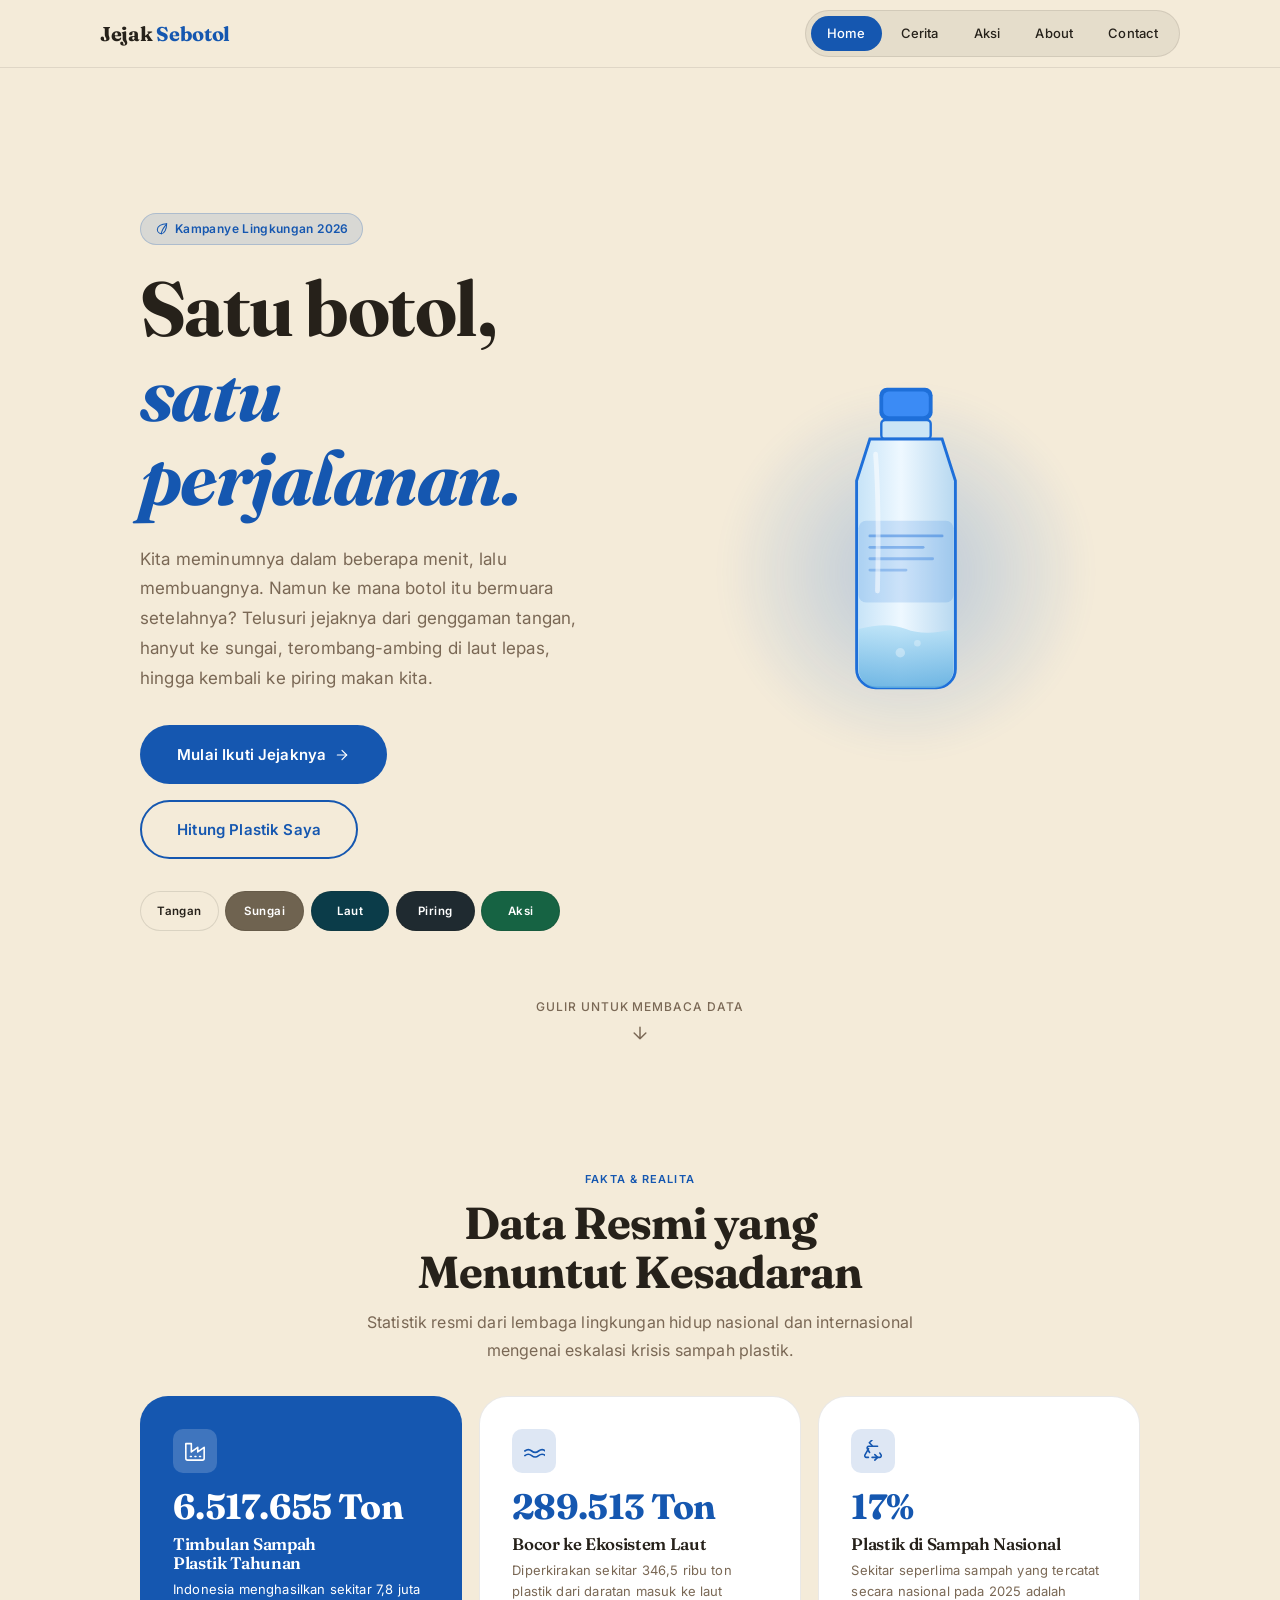
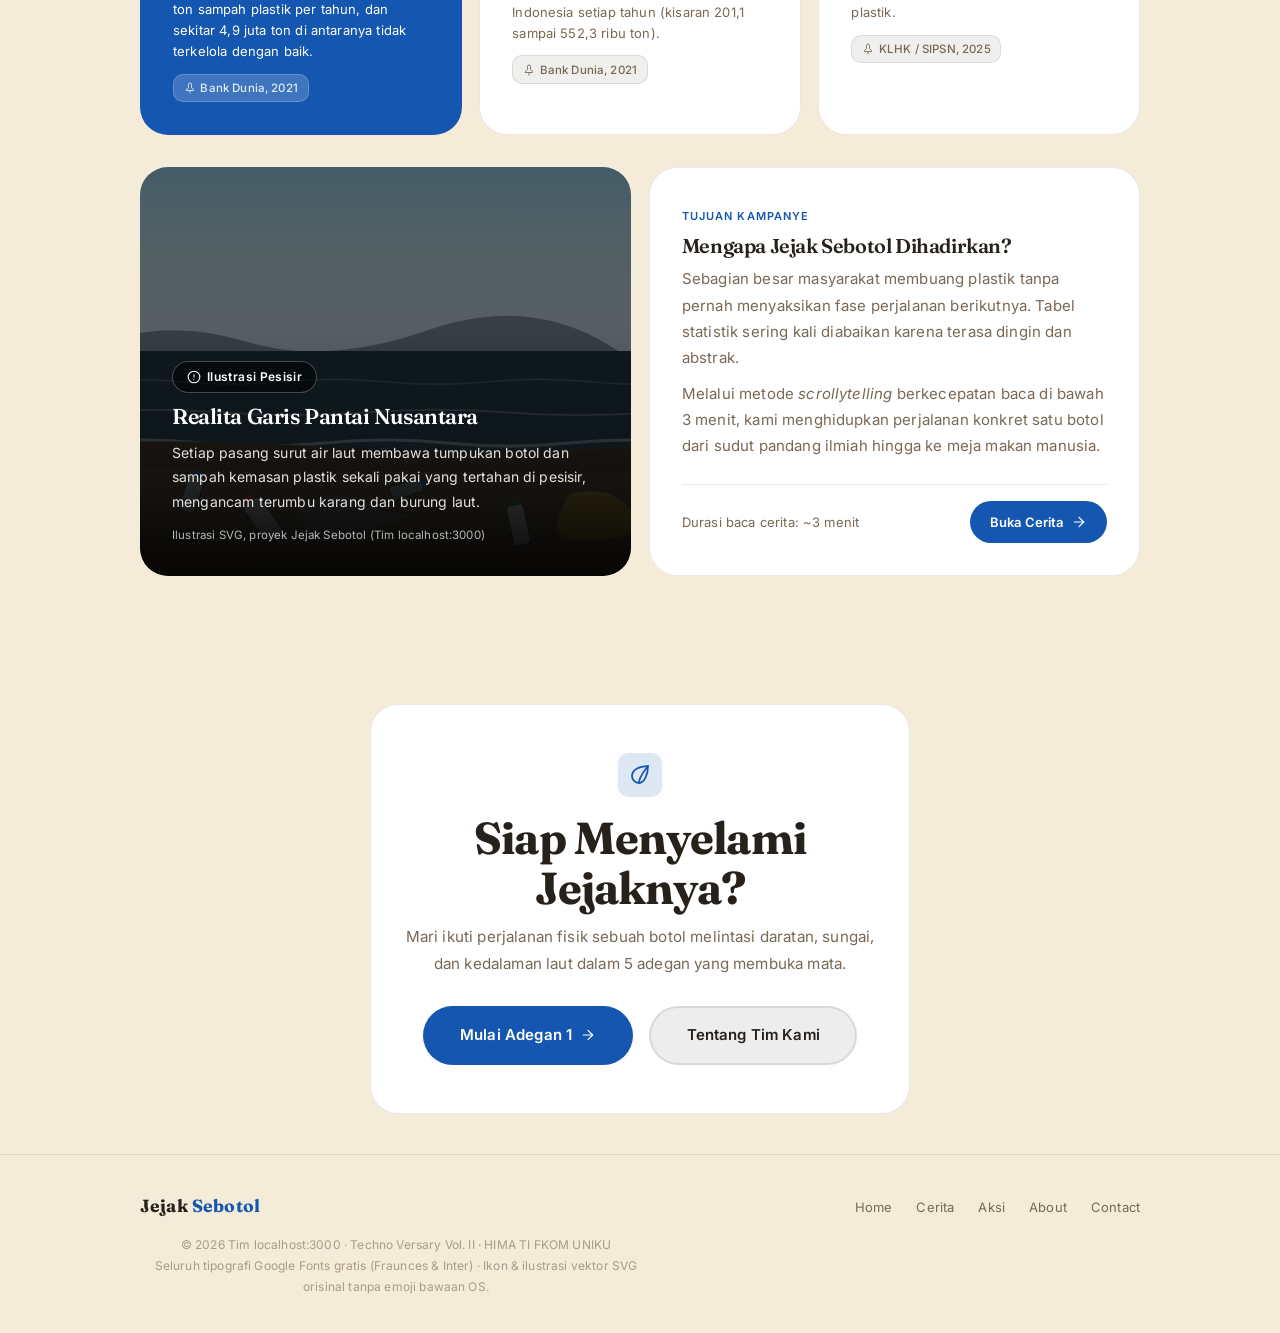
<file: index.html>
<!DOCTYPE html>
<html lang="id">
<head>
  <meta charset="UTF-8">
  <meta name="viewport" content="width=device-width, initial-scale=1.0">
  <title>Jejak Sebotol — Kampanye Edukasi &amp; Scrollytelling Lingkungan</title>
  <meta name="description" content="Jejak Sebotol: telusuri perjalanan satu botol plastik dari tangan kita, ke sungai, ke laut, hingga kembali ke piring kita. Kampanye lingkungan oleh Tim localhost:3000.">
  <meta name="theme-color" content="#F4EBD9">

  <!-- Open Graph -->
  <meta property="og:title" content="Jejak Sebotol — Perjalanan Satu Botol Plastik">
  <meta property="og:description" content="Edukasi interaktif perjalanan sampah plastik dan ajakan nyata mengurangi plastik sekali pakai.">
  <meta property="og:type" content="website">

  <!-- Google Fonts: Fraunces (600, 700) + Inter (400, 500, 600) -->
  <link rel="preconnect" href="https://fonts.googleapis.com">
  <link rel="preconnect" href="https://fonts.gstatic.com" crossorigin>
  <link rel="stylesheet" href="https://fonts.googleapis.com/css2?family=Fraunces:ital,opsz,wght@0,9..144,600;0,9..144,700;1,9..144,600&family=Inter:wght@400;500;600&display=swap">

  <link rel="stylesheet" href="css/style.css">
  <link rel="stylesheet" href="css/animations.css">
  <noscript><style>.fade-up{opacity:1!important;transform:none!important}</style></noscript>
  <link rel="icon" href="data:image/svg+xml,%3Csvg xmlns='http://www.w3.org/2000/svg' viewBox='0 0 60 140'%3E%3Crect x='22' y='2' width='16' height='12' rx='3' fill='%231E6FD9'/%3E%3Cpath d='M20 14h20l8 22v92a8 8 0 0 1-8 8H20a8 8 0 0 1-8-8V36z' fill='%23BFE3F2' stroke='%231E6FD9' stroke-width='3'/%3E%3C/svg%3E">
</head>
<body data-theme="rumah">
  <!-- Skip to content for accessibility -->
  <a href="#main-content" class="skip-link">Langsung ke konten utama</a>

  <!-- ══ NAVBAR KAPSUL (STICKY PILL NAVBAR) ══ -->
  <header class="navbar" role="banner">
    <div class="navbar__inner">
      <a href="index.html" class="logo" aria-label="Jejak Sebotol — Halaman Utama">
        Jejak <span class="logo__accent">Sebotol</span>
      </a>

      <button class="nav-toggle" aria-label="Buka menu navigasi" aria-expanded="false" aria-controls="nav-links">
        <span></span><span></span><span></span>
      </button>

      <nav aria-label="Navigasi utama">
        <ul class="nav-links" id="nav-links" role="list">
          <li><a href="index.html">Home</a></li>
          <li><a href="cerita.html">Cerita</a></li>
          <li><a href="aksi.html">Aksi</a></li>
          <li><a href="about.html">About</a></li>
          <li><a href="contact.html">Contact</a></li>
        </ul>
      </nav>
    </div>
  </header>

  <!-- ══ MAIN CONTENT ══ -->
  <main id="main-content">

    <!-- ── HERO SECTION ── -->
    <section class="section section--hero" aria-labelledby="hero-title">
      <div class="container">
        <div class="hero">

          <div class="hero__text flow">
            <div class="chip">
              <svg width="14" height="14" viewBox="0 0 24 24" fill="none" stroke="currentColor" stroke-width="1.75" stroke-linecap="round" stroke-linejoin="round" aria-hidden="true"><path d="M11 20A7 7 0 0 1 4 13C4 7 11 3 20 3c0 9-4 17-9 17Z"/><path d="M11 20c0-6 4-10 9-17"/></svg>
              <span>Kampanye Lingkungan 2026</span>
            </div>

            <h1 id="hero-title">
              Satu botol,<br>
              <em style="color: var(--accent); font-style: italic;">satu perjalanan.</em>
            </h1>

            <p>
              Kita meminumnya dalam beberapa menit, lalu membuangnya. Namun ke mana botol itu bermuara setelahnya?
              Telusuri jejaknya dari genggaman tangan, hanyut ke sungai, terombang-ambing di laut lepas, hingga kembali ke piring makan kita.
            </p>

            <div class="flex gap-2" style="flex-wrap: wrap;">
              <a href="cerita.html" class="btn btn-primary btn-lg">
                <span>Mulai Ikuti Jejaknya</span>
                <svg width="16" height="16" viewBox="0 0 24 24" fill="none" stroke="currentColor" stroke-width="1.75" stroke-linecap="round" stroke-linejoin="round" aria-hidden="true"><line x1="5" y1="12" x2="19" y2="12"/><polyline points="12 5 19 12 12 19"/></svg>
              </a>
              <a href="aksi.html" class="btn btn-outline btn-lg">
                <span>Hitung Plastik Saya</span>
              </a>
            </div>
              <div class="journey" aria-label="Lima adegan perjalanan botol">
                <span class="journey__step" style="--c:#F4EBD9">Tangan</span>
                <span class="journey__step" style="--c:#6F6350">Sungai</span>
                <span class="journey__step" style="--c:#0B3C49">Laut</span>
                <span class="journey__step" style="--c:#1F2A30">Piring</span>
                <span class="journey__step" style="--c:#166343">Aksi</span>
              </div>
          </div>

          <div class="hero__visual" aria-hidden="true">
            <svg class="hero__bottle" viewBox="0 0 200 400" width="190" height="380" role="img" aria-label="Ilustrasi botol plastik transparan">
              <defs>
  <linearGradient id="plastikBadan" x1="0" y1="0" x2="1" y2="0">
    <stop offset="0" stop-color="#C6E3F7"/>
    <stop offset="0.45" stop-color="#EEF8FF"/>
    <stop offset="1" stop-color="#B7D8F0"/>
  </linearGradient>
  <linearGradient id="plastikAir" x1="0" y1="0" x2="0" y2="1">
    <stop offset="0" stop-color="#B9E2F7"/>
    <stop offset="1" stop-color="#5FAEE0"/>
  </linearGradient>
</defs>
              <!-- Cap -->
              <rect x="72" y="6" width="56" height="34" rx="8" fill="#1E6FD9"/>
              <rect x="76" y="10" width="48" height="26" rx="6" fill="#3B8BF5"/>
              <!-- Neck -->
              <rect x="74" y="40" width="52" height="20" rx="4" fill="#CBE5F6" stroke="#1E6FD9" stroke-width="2.5"/>
              <!-- Body -->
              <path d="M62 60 h76 l14 44 v198 a20 20 0 0 1-20 20 H68 a20 20 0 0 1-20-20 V104 z" fill="url(#plastikBadan)" stroke="#1E6FD9" stroke-width="3"/>
              <!-- Label -->
              <rect x="50" y="146" width="100" height="86" rx="8" fill="#1E6FD9" opacity="0.16"/>
              <line x1="62" y1="162" x2="138" y2="162" stroke="#1E6FD9" stroke-width="3" stroke-linecap="round" opacity="0.45"/>
              <line x1="62" y1="174" x2="118" y2="174" stroke="#1E6FD9" stroke-width="3" stroke-linecap="round" opacity="0.4"/>
              <line x1="62" y1="186" x2="128" y2="186" stroke="#1E6FD9" stroke-width="3" stroke-linecap="round" opacity="0.35"/>
              <line x1="62" y1="198" x2="100" y2="198" stroke="#1E6FD9" stroke-width="3" stroke-linecap="round" opacity="0.3"/>
              <!-- Water Content -->
              <path d="M50 260 Q80 252 100 260 Q120 268 150 260 v42 a20 20 0 0 1-20 20 H70 a20 20 0 0 1-20-20 z" fill="url(#plastikAir)" opacity="0.85"/>
              <!-- Gloss Reflection -->
              <path d="M68 76 Q72 130 70 220" stroke="#FFFFFF" stroke-width="5" stroke-linecap="round" fill="none" opacity="0.55"/>
              <circle cx="94" cy="285" r="5" fill="#FFFFFF" opacity="0.35"/>
              <circle cx="112" cy="275" r="3.5" fill="#FFFFFF" opacity="0.3"/>
            </svg>
          </div>

        </div>

        <!-- Scroll Guide Hint -->
        <div class="scroll-hint" aria-hidden="true">
          <span>Gulir untuk membaca data</span>
          <svg class="scroll-hint__arrow" viewBox="0 0 24 24" fill="none" stroke="currentColor" stroke-width="1.75" stroke-linecap="round" stroke-linejoin="round"><path d="M12 5v14M19 12l-7 7-7-7"/></svg>
        </div>
      </div>
    </section>

    <!-- ── STATISTIK BENTO GRID ── -->
    <section class="section" aria-labelledby="stats-heading" style="padding-top: 0;">
      <div class="container">
        
        <div class="text-center mb-4" style="max-width: 58ch; margin-inline: auto;">
          <span class="label-xs text-accent">Fakta &amp; Realita</span>
          <h2 id="stats-heading" class="fade-up" style="margin-top: 0.4rem;">Data Resmi yang Menuntut Kesadaran</h2>
          <p class="fade-up text-muted">Statistik resmi dari lembaga lingkungan hidup nasional dan internasional mengenai eskalasi krisis sampah plastik.</p>
        </div>

        <!-- Bento Grid 3 Kolom -->
        <div class="bento bento--3 fade-up">

          <!-- Kartu 1: Timbulan Sampah -->
          <article class="card card--accent">
            <div class="card__icon" aria-hidden="true" style="background: rgba(255,255,255,0.18); color: #FFFFFF;">
              <svg width="22" height="22" viewBox="0 0 24 24" fill="none" stroke="currentColor" stroke-width="1.75" stroke-linecap="round" stroke-linejoin="round"><path d="M2 20a2 2 0 0 0 2 2h16a2 2 0 0 0 2-2V8l-7 5V8l-7 5V4H2z"/><path d="M17 18h1"/><path d="M12 18h1"/><path d="M7 18h1"/></svg>
            </div>
            <span class="stat-num count-up" data-count="7800000" data-suffix=" Ton">7.800.000 Ton</span>
            <h3 style="margin-top: 0.5rem; font-size: 1.05rem;">Timbulan Sampah Plastik Tahunan</h3>
            <p class="text-sm" style="margin-top: 0.4rem;">Indonesia menghasilkan sekitar 7,8 juta ton sampah plastik per tahun, dan sekitar 4,9 juta ton di antaranya tidak terkelola dengan baik.</p>
            <div class="src-cite">
              <svg width="12" height="12" viewBox="0 0 24 24" fill="none" stroke="currentColor" stroke-width="1.75" stroke-linecap="round" stroke-linejoin="round" aria-hidden="true"><line x1="12" y1="17" x2="12" y2="22"/><path d="M5 17h14v-1.76a2 2 0 0 0-1.11-1.79l-1.78-.89A2 2 0 0 1 15 10.77V5a3 3 0 0 0-6 0v5.77a2 2 0 0 1-1.11 1.79l-1.78.89A2 2 0 0 0 5 15.24Z"/></svg>
              <span>Bank Dunia, 2021</span>
            </div>
          </article>

          <!-- Kartu 2: Kebocoran Laut -->
          <article class="card">
            <div class="card__icon" aria-hidden="true">
              <svg width="22" height="22" viewBox="0 0 24 24" fill="none" stroke="currentColor" stroke-width="1.75" stroke-linecap="round" stroke-linejoin="round"><path d="M2 12c2.5-2 5-2 7.5 0s5 2 7.5 0 5-2 7.5 0"/><path d="M2 17c2.5-2 5-2 7.5 0s5 2 7.5 0 5-2 7.5 0"/></svg>
            </div>
            <span class="stat-num count-up" data-count="346500" data-suffix=" Ton">346.500 Ton</span>
            <h3 style="margin-top: 0.5rem; font-size: 1.05rem;">Bocor ke Ekosistem Laut</h3>
            <p class="text-sm text-muted" style="margin-top: 0.4rem;">Diperkirakan sekitar 346,5 ribu ton plastik dari daratan masuk ke laut Indonesia setiap tahun (kisaran 201,1 sampai 552,3 ribu ton).</p>
            <div class="src-cite">
              <svg width="12" height="12" viewBox="0 0 24 24" fill="none" stroke="currentColor" stroke-width="1.75" stroke-linecap="round" stroke-linejoin="round" aria-hidden="true"><line x1="12" y1="17" x2="12" y2="22"/><path d="M5 17h14v-1.76a2 2 0 0 0-1.11-1.79l-1.78-.89A2 2 0 0 1 15 10.77V5a3 3 0 0 0-6 0v5.77a2 2 0 0 1-1.11 1.79l-1.78.89A2 2 0 0 0 5 15.24Z"/></svg>
              <span>Bank Dunia, 2021</span>
            </div>
          </article>

          <!-- Kartu 3: Tingkat Daur Ulang -->
          <article class="card">
            <div class="card__icon" aria-hidden="true">
              <svg width="22" height="22" viewBox="0 0 24 24" fill="none" stroke="currentColor" stroke-width="1.75" stroke-linecap="round" stroke-linejoin="round"><path d="M7 19H4.815a1.83 1.83 0 0 1-1.57-.881 1.785 1.785 0 0 1-.004-1.784L7.196 9.5"/><path d="M11 19h8.203a1.83 1.83 0 0 0 1.556-.89 1.784 1.784 0 0 0 0-1.775l-1.226-2.12"/><path d="m14 16 3 3-3 3"/><path d="M8.293 13.596 5.8 9.5a1.83 1.83 0 0 1 0-1.785 1.83 1.83 0 0 1 1.57-.881H17"/><path d="m11 6-3-3 3-3"/></svg>
            </div>
            <span class="stat-num count-up" data-count="20" data-suffix="%">20%</span>
            <h3 style="margin-top: 0.5rem; font-size: 1.05rem;">Plastik di Sampah Nasional</h3>
            <p class="text-sm text-muted" style="margin-top: 0.4rem;">Sekitar seperlima sampah yang tercatat secara nasional pada 2025 adalah plastik.</p>
            <div class="src-cite">
              <svg width="12" height="12" viewBox="0 0 24 24" fill="none" stroke="currentColor" stroke-width="1.75" stroke-linecap="round" stroke-linejoin="round" aria-hidden="true"><line x1="12" y1="17" x2="12" y2="22"/><path d="M5 17h14v-1.76a2 2 0 0 0-1.11-1.79l-1.78-.89A2 2 0 0 1 15 10.77V5a3 3 0 0 0-6 0v5.77a2 2 0 0 1-1.11 1.79l-1.78.89A2 2 0 0 0 5 15.24Z"/></svg>
              <span>KLHK / SIPSN, 2025</span>
            </div>
          </article>

        </div>

        <!-- ── KARTU DOKUMENTER & ALASAN KAMPANYE ── -->
        <div class="bento bento--2 mt-4 fade-up">

          <!-- Foto Dokumenter Pesisir dengan Soft Overlay -->
          <article class="card card--photo" style="background-image: url('assets/photo-coastal-plastic.svg');">
            <div class="flow-sm">
              <div class="chip" style="background: rgba(0,0,0,0.55); color: #FFFFFF; border-color: rgba(255,255,255,0.25);">
                <svg width="14" height="14" viewBox="0 0 24 24" fill="none" stroke="currentColor" stroke-width="1.75" stroke-linecap="round" stroke-linejoin="round" aria-hidden="true"><circle cx="12" cy="12" r="10"/><line x1="12" y1="8" x2="12" y2="12"/><line x1="12" y1="16" x2="12.01" y2="16"/></svg>
                <span>Ilustrasi Pesisir</span>
              </div>
              <h3 style="color: #FFFFFF; font-size: 1.35rem;">Realita Garis Pantai Nusantara</h3>
              <p style="color: rgba(255,255,255,0.88); font-size: 0.875rem;">
                Setiap pasang surut air laut membawa tumpukan botol dan sampah kemasan plastik sekali pakai yang tertahan di pesisir, mengancam terumbu karang dan burung laut.
              </p>
              <span class="text-sm" style="color: rgba(255,255,255,0.7); display: block; font-size: 0.72rem;">Ilustrasi SVG, proyek Jejak Sebotol (Tim localhost:3000)</span>
            </div>
          </article>

          <!-- Narasi Misi & Alasan Kampanye -->
          <article class="card" style="display: flex; flex-direction: column; justify-content: space-between;">
            <div>
              <span class="label-xs text-accent">Tujuan Kampanye</span>
              <h3 style="margin-top: 0.4rem; font-size: 1.25rem;">Mengapa Jejak Sebotol Dihadirkan?</h3>
              <p class="text-muted" style="margin-top: 0.6rem; font-size: 0.9375rem;">
                Sebagian besar masyarakat membuang plastik tanpa pernah menyaksikan fase perjalanan berikutnya. Tabel statistik sering kali diabaikan karena terasa dingin dan abstrak.
              </p>
              <p class="text-muted" style="margin-top: 0.6rem; font-size: 0.9375rem;">
                Melalui metode <em>scrollytelling</em> berkecepatan baca di bawah 3 menit, kami menghidupkan perjalanan konkret satu botol dari sudut pandang ilmiah hingga ke meja makan manusia.
              </p>
            </div>

            <div style="margin-top: 1.5rem; padding-top: 1rem; border-top: 1px solid var(--border); display: flex; align-items: center; justify-content: space-between; flex-wrap: wrap; gap: 0.75rem;">
              <span class="text-sm text-muted">Durasi baca cerita: ~3 menit</span>
              <a href="cerita.html" class="btn btn-primary btn-sm">
                <span>Buka Cerita</span>
                <svg width="14" height="14" viewBox="0 0 24 24" fill="none" stroke="currentColor" stroke-width="1.75" stroke-linecap="round" stroke-linejoin="round" aria-hidden="true"><line x1="5" y1="12" x2="19" y2="12"/><polyline points="12 5 19 12 12 19"/></svg>
              </a>
            </div>
          </article>

        </div>

      </div>
    </section>

    <!-- ── AJAKAN AKHIR (ZERO CONFUSION FLOW) ── -->
    <section class="section section--tight text-center" aria-label="Navigasi ke alur berikutnya">
      <div class="container" style="max-width: 620px;">
        <div class="card fade-up" style="padding: clamp(2rem, 5vw, 3rem) 2rem;">
          <div class="card__icon" aria-hidden="true" style="margin-inline: auto;">
            <svg width="24" height="24" viewBox="0 0 24 24" fill="none" stroke="currentColor" stroke-width="1.75" stroke-linecap="round" stroke-linejoin="round"><path d="M11 20A7 7 0 0 1 4 13C4 7 11 3 20 3c0 9-4 17-9 17Z"/><path d="M11 20c0-6 4-10 9-17"/></svg>
          </div>
          <h2>Siap Menyelami Jejaknya?</h2>
          <p class="text-muted" style="margin: 0.5rem auto 1.8rem; font-size: 0.95rem;">
            Mari ikuti perjalanan fisik sebuah botol melintasi daratan, sungai, dan kedalaman laut dalam 5 adegan yang membuka mata.
          </p>
          <div class="flex flex-center gap-2" style="flex-wrap: wrap;">
            <a href="cerita.html" class="btn btn-primary btn-lg">
              <span>Mulai Adegan 1</span>
              <svg width="16" height="16" viewBox="0 0 24 24" fill="none" stroke="currentColor" stroke-width="1.75" stroke-linecap="round" stroke-linejoin="round" aria-hidden="true"><line x1="5" y1="12" x2="19" y2="12"/><polyline points="12 5 19 12 12 19"/></svg>
            </a>
            <a href="about.html" class="btn btn-ghost btn-lg">
              <span>Tentang Tim Kami</span>
            </a>
          </div>
        </div>
      </div>
    </section>

  </main>

  <!-- ══ FOOTER KONSISTEN ══ -->
  <footer class="footer" role="contentinfo">
    <div class="container">
      <div class="footer__inner">
        <span class="footer__brand">Jejak <span class="footer__brand-accent">Sebotol</span></span>
        <ul class="footer__nav" role="list">
          <li><a href="index.html">Home</a></li>
          <li><a href="cerita.html">Cerita</a></li>
          <li><a href="aksi.html">Aksi</a></li>
          <li><a href="about.html">About</a></li>
          <li><a href="contact.html">Contact</a></li>
        </ul>
      </div>
      <p class="footer__copy">
        &copy; 2026 Tim localhost:3000 &middot; Techno Versary Vol. II &middot; HIMA TI FKOM UNIKU<br>
        Seluruh tipografi Google Fonts gratis (Fraunces &amp; Inter) &middot; Ikon &amp; ilustrasi vektor SVG orisinal tanpa emoji bawaan OS.
      </p>
    </div>
  </footer>

  <script src="js/script.js"></script>
</body>
</html>
</file>
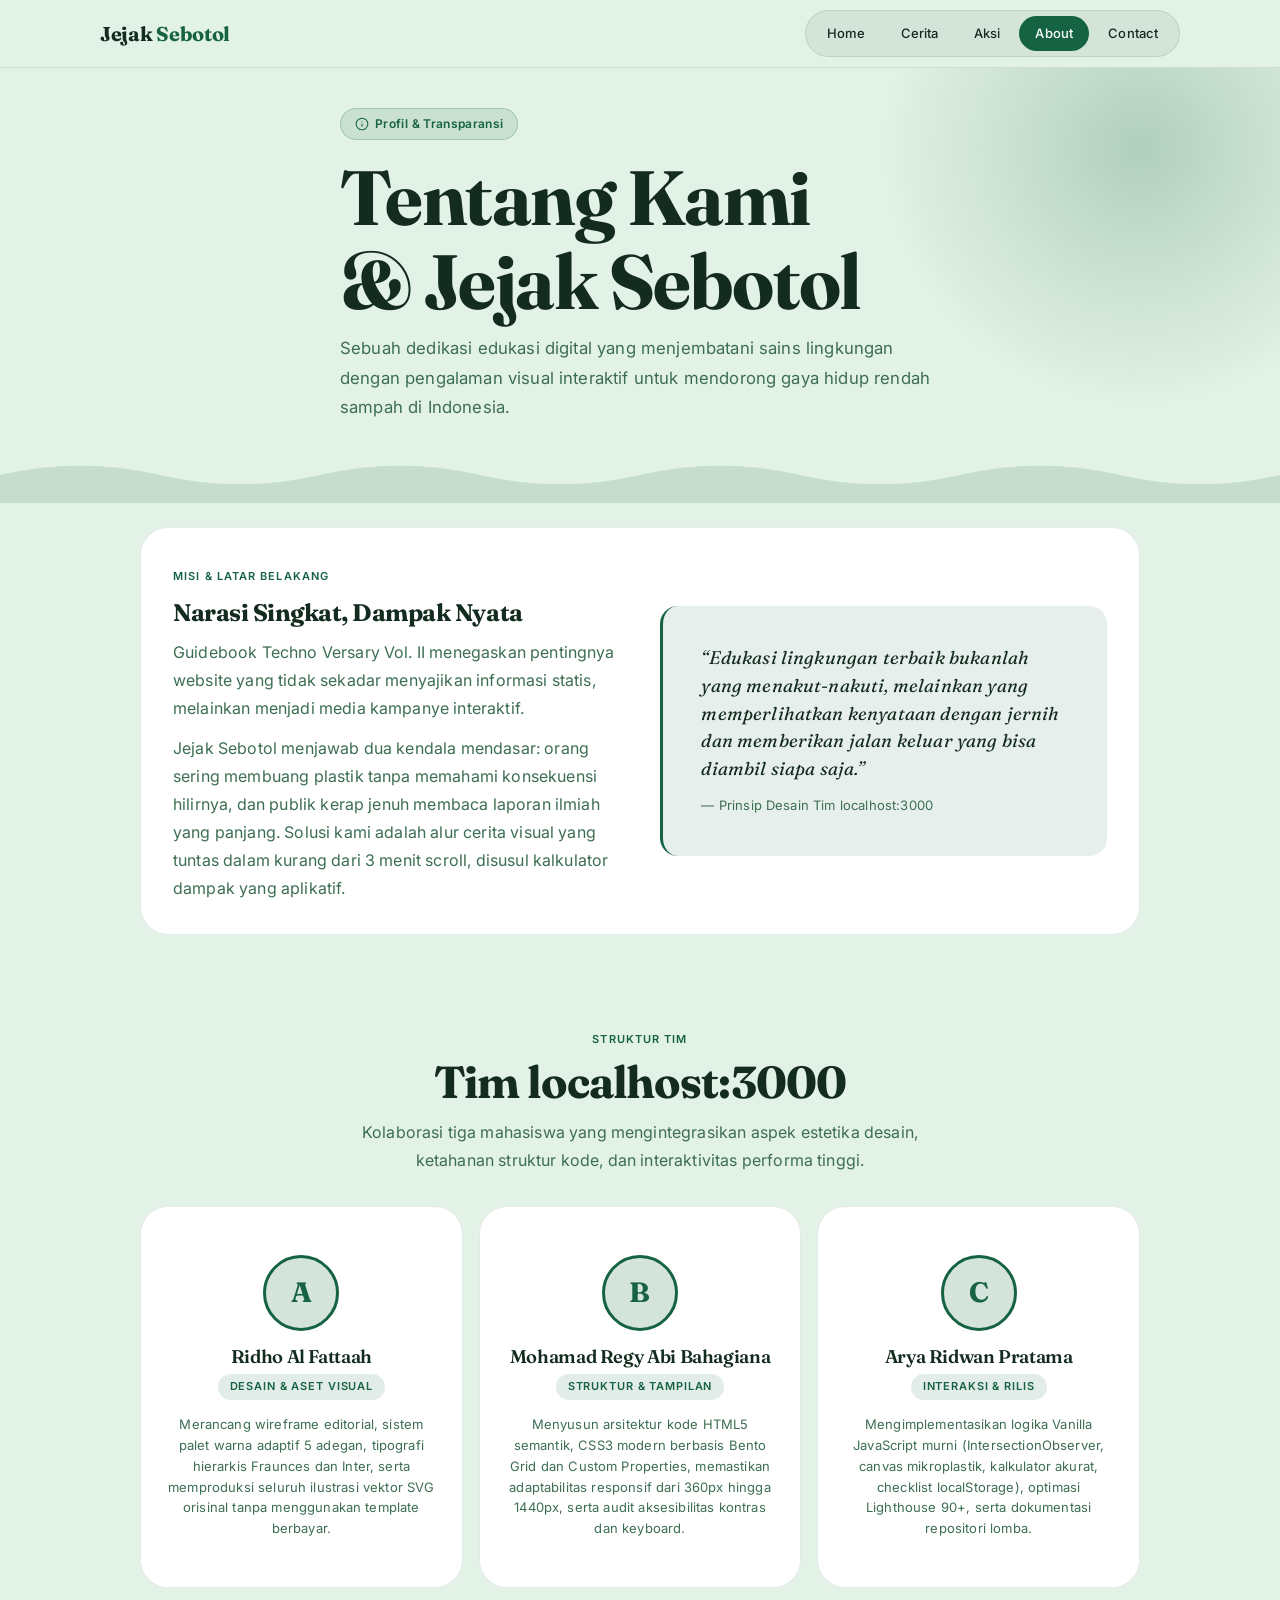
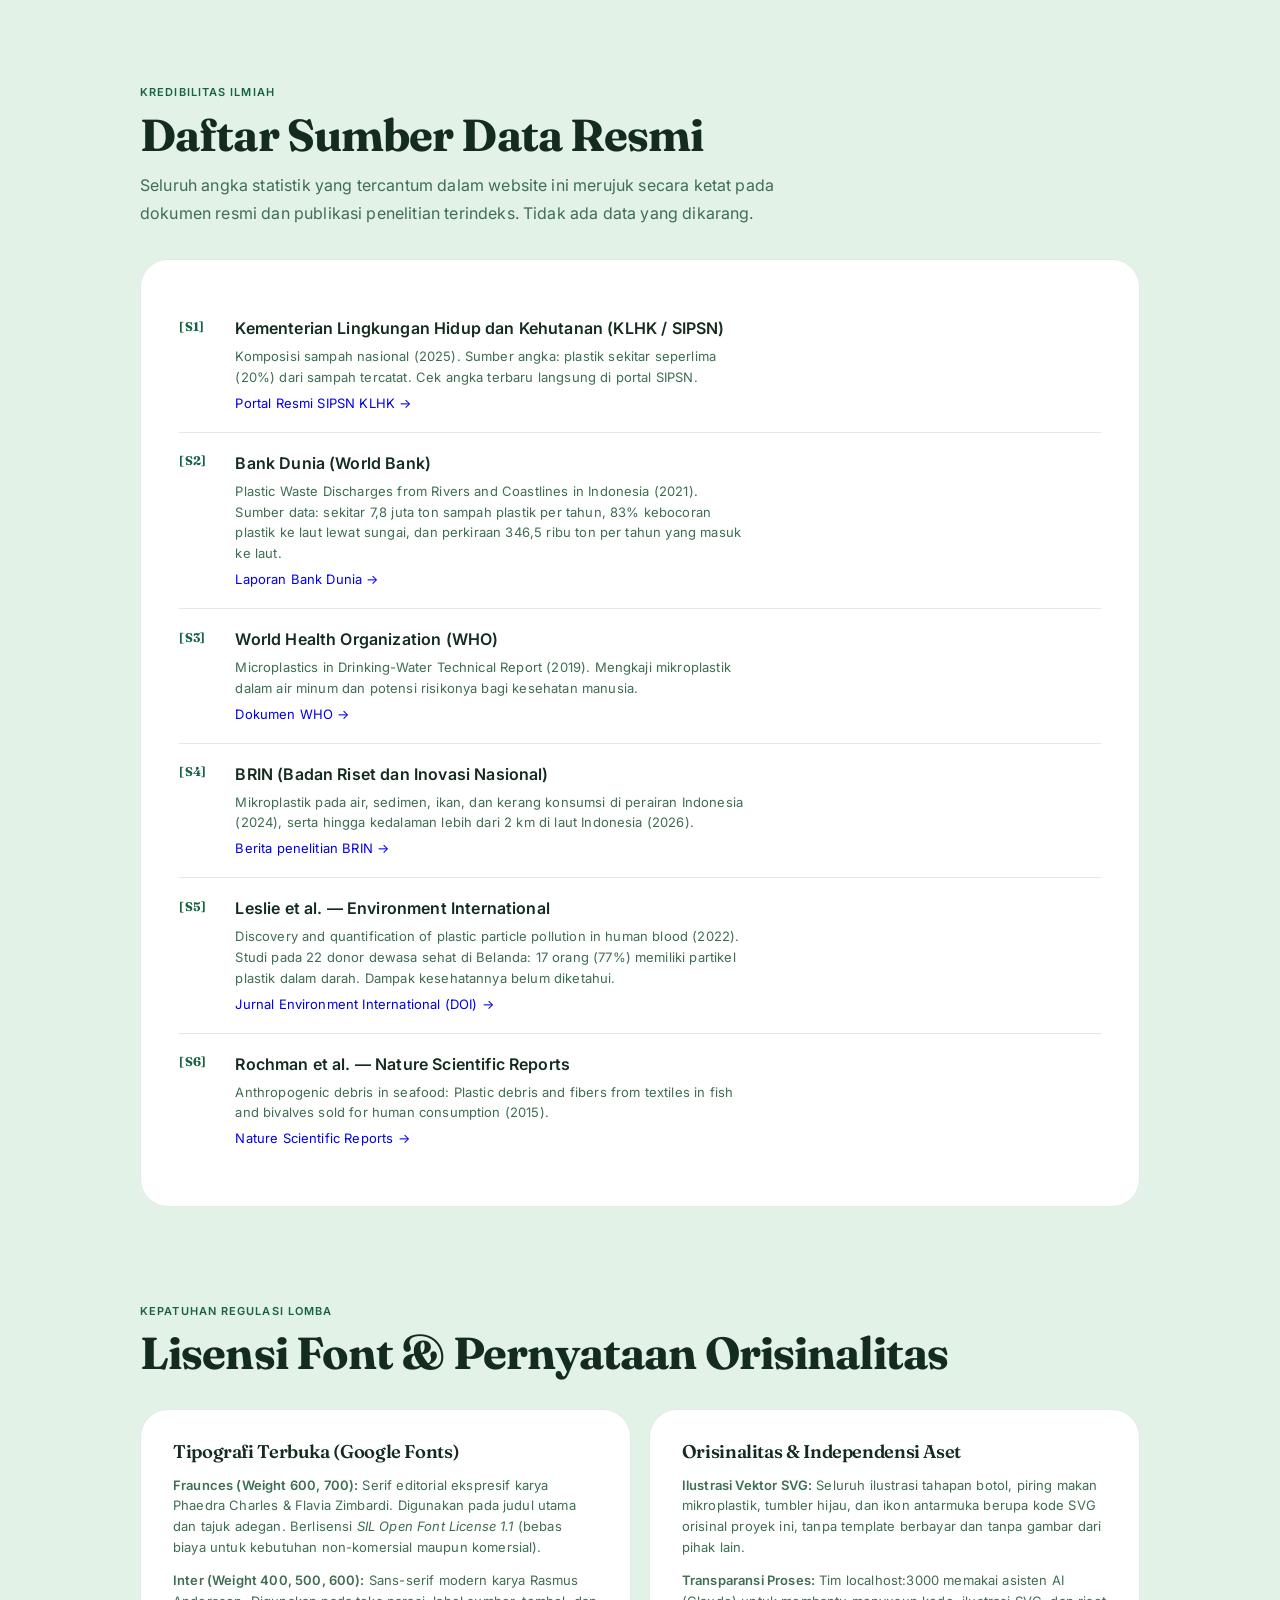
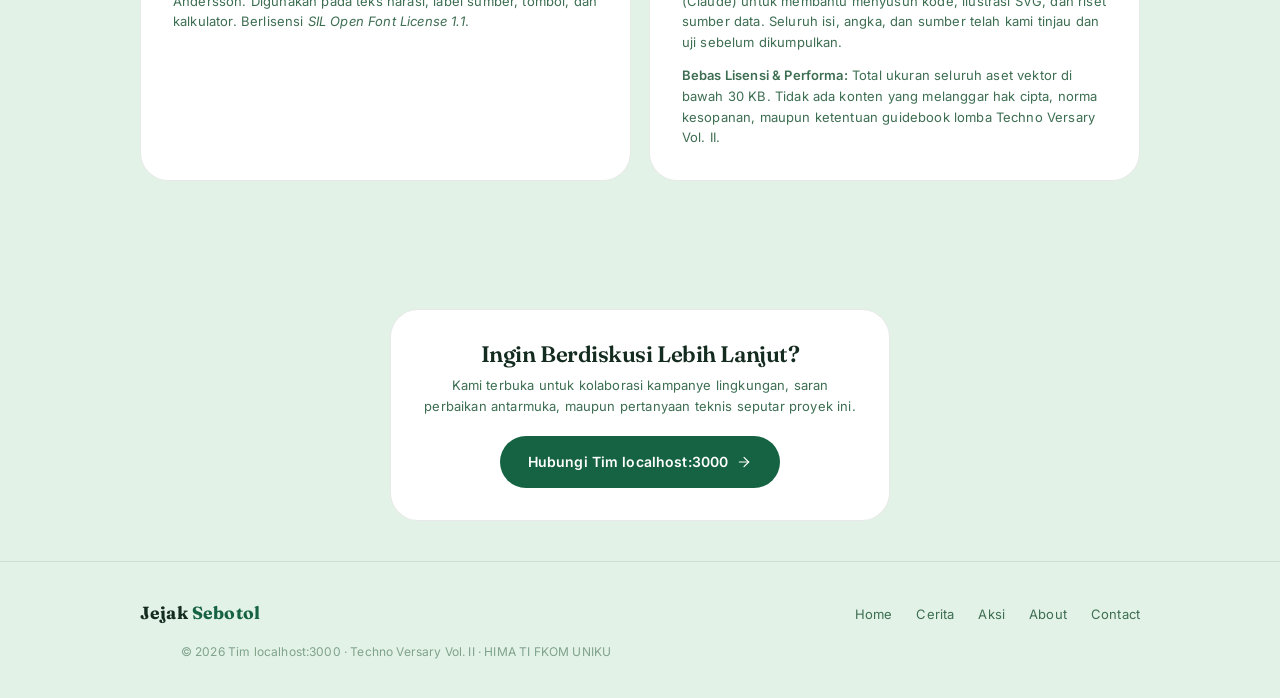
<file: about.html>
<!DOCTYPE html>
<html lang="id">
<head>
  <meta charset="UTF-8">
  <meta name="viewport" content="width=device-width, initial-scale=1.0">
  <title>About | Jejak Sebotol — Tim localhost:3000 &amp; Transparansi Data</title>
  <meta name="description" content="Profil pengembang Tim localhost:3000, pembagian peran anggota, misi edukasi lingkungan, rincian sumber data resmi, serta transparansi lisensi font dan aset orisinal.">
  <meta name="theme-color" content="#E3F2E6">

  <!-- Google Fonts: Fraunces (600, 700) + Inter (400, 500, 600) -->
  <link rel="preconnect" href="https://fonts.googleapis.com">
  <link rel="preconnect" href="https://fonts.gstatic.com" crossorigin>
  <link rel="stylesheet" href="https://fonts.googleapis.com/css2?family=Fraunces:ital,opsz,wght@0,9..144,600;0,9..144,700;1,9..144,600&family=Inter:wght@400;500;600&display=swap">

  <link rel="stylesheet" href="css/style.css">
  <link rel="stylesheet" href="css/animations.css">
  <noscript><style>.fade-up{opacity:1!important;transform:none!important}</style></noscript>
  <link rel="icon" href="data:image/svg+xml,%3Csvg xmlns='http://www.w3.org/2000/svg' viewBox='0 0 60 140'%3E%3Crect x='22' y='2' width='16' height='12' rx='3' fill='%231E6FD9'/%3E%3Cpath d='M20 14h20l8 22v92a8 8 0 0 1-8 8H20a8 8 0 0 1-8-8V36z' fill='%23BFE3F2' stroke='%231E6FD9' stroke-width='3'/%3E%3C/svg%3E">
</head>
<body data-theme="aksi">
  <!-- Skip link -->
  <a href="#main-content" class="skip-link">Langsung ke konten utama</a>

  <!-- ══ NAVBAR KAPSUL ══ -->
  <header class="navbar" role="banner">
    <div class="navbar__inner">
      <a href="index.html" class="logo" aria-label="Jejak Sebotol — Halaman Utama">
        Jejak <span class="logo__accent">Sebotol</span>
      </a>

      <button class="nav-toggle" aria-label="Buka menu navigasi" aria-expanded="false" aria-controls="nav-links">
        <span></span><span></span><span></span>
      </button>

      <nav aria-label="Navigasi utama">
        <ul class="nav-links" id="nav-links" role="list">
          <li><a href="index.html">Home</a></li>
          <li><a href="cerita.html">Cerita</a></li>
          <li><a href="aksi.html">Aksi</a></li>
          <li><a href="about.html">About</a></li>
          <li><a href="contact.html">Contact</a></li>
        </ul>
      </nav>
    </div>
  </header>

  <!-- ══ MAIN CONTENT ══ -->
  <main id="main-content">

    <!-- ── HEADER HALAMAN ── -->
    <section class="section section--tight page-head" aria-labelledby="about-title">
      <div class="container" style="max-width: 68ch;">
        <div class="chip mb-2">
          <svg width="14" height="14" viewBox="0 0 24 24" fill="none" stroke="currentColor" stroke-width="1.75" stroke-linecap="round" stroke-linejoin="round" aria-hidden="true"><circle cx="12" cy="12" r="10"/><line x1="12" y1="16" x2="12" y2="12"/><line x1="12" y1="8" x2="12.01" y2="8"/></svg>
          <span>Profil &amp; Transparansi</span>
        </div>
        <h1 id="about-title" class="fade-up">Tentang Kami &amp; Jejak Sebotol</h1>
        <p class="fade-up text-muted" style="margin-top: 0.6rem; font-size: 1.05rem;">
          Sebuah dedikasi edukasi digital yang menjembatani sains lingkungan dengan pengalaman visual interaktif untuk mendorong gaya hidup rendah sampah di Indonesia.
        </p>
      </div>
    </section>

    <!-- ── MISI KAMPANYE ── -->
    <section class="section" aria-labelledby="mission-title" style="padding-top: 0;">
      <div class="container">
        <div class="card fade-up about-split" style="display: grid; grid-template-columns: 1fr 1fr; gap: 2.5rem; align-items: center;">

          <div class="flow-sm">
            <span class="label-xs text-accent">Misi &amp; Latar Belakang</span>
            <h2 id="mission-title" style="font-size: 1.5rem;">Narasi Singkat, Dampak Nyata</h2>
            <p class="text-muted">
              Guidebook Techno Versary Vol. II menegaskan pentingnya website yang tidak sekadar menyajikan informasi statis, melainkan menjadi media kampanye interaktif.
            </p>
            <p class="text-muted">
              Jejak Sebotol menjawab dua kendala mendasar: orang sering membuang plastik tanpa memahami konsekuensi hilirnya, dan publik kerap jenuh membaca laporan ilmiah yang panjang. Solusi kami adalah alur cerita visual yang tuntas dalam kurang dari 3 menit scroll, disusul kalkulator dampak yang aplikatif.
            </p>
          </div>

          <div style="background: color-mix(in srgb, var(--accent) 10%, transparent); padding: clamp(1.5rem, 3vw, 2.5rem); border-radius: var(--r-md); border-left: 3px solid var(--accent);">
            <blockquote style="font-family: 'Fraunces', serif; font-size: 1.15rem; line-height: 1.5; color: var(--fg); font-style: italic;">
              &ldquo;Edukasi lingkungan terbaik bukanlah yang menakut-nakuti, melainkan yang memperlihatkan kenyataan dengan jernih dan memberikan jalan keluar yang bisa diambil siapa saja.&rdquo;
            </blockquote>
            <cite style="display: block; margin-top: 0.75rem; font-size: 0.8125rem; color: var(--fg-muted); font-style: normal;">
              &mdash; Prinsip Desain Tim localhost:3000
            </cite>
          </div>

        </div>
      </div>
    </section>

    <!-- ── PROFIL TIM (3 ANGGOTA) ── -->
    <section class="section" aria-labelledby="team-heading" style="padding-top: 0;">
      <div class="container">

        <div class="text-center mb-4 fade-up" style="max-width: 58ch; margin-inline: auto;">
          <span class="label-xs text-accent">Struktur Tim</span>
          <h2 id="team-heading" style="margin-top: 0.35rem;">Tim localhost:3000</h2>
          <p class="text-muted">Kolaborasi tiga mahasiswa yang mengintegrasikan aspek estetika desain, ketahanan struktur kode, dan interaktivitas performa tinggi.</p>
        </div>

        <div class="team-grid">

          <!-- Ridho Al Fattaah -->
          <article class="team-card fade-up">
            <div class="team-avatar" aria-hidden="true">A</div>
            <h3 style="font-size: 1.15rem;">Ridho Al Fattaah</h3>
            <span class="team-role">Desain &amp; Aset Visual</span>
            <p class="text-sm text-muted">
              Merancang wireframe editorial, sistem palet warna adaptif 5 adegan, tipografi hierarkis Fraunces dan Inter, serta memproduksi seluruh ilustrasi vektor SVG orisinal tanpa menggunakan template berbayar.
            </p>
          </article>

          <!-- Mohamad Regy Abi Bahagiana -->
          <article class="team-card fade-up">
            <div class="team-avatar" aria-hidden="true">B</div>
            <h3 style="font-size: 1.15rem;">Mohamad Regy Abi Bahagiana</h3>
            <span class="team-role">Struktur &amp; Tampilan</span>
            <p class="text-sm text-muted">
              Menyusun arsitektur kode HTML5 semantik, CSS3 modern berbasis Bento Grid dan Custom Properties, memastikan adaptabilitas responsif dari 360px hingga 1440px, serta audit aksesibilitas kontras dan keyboard.
            </p>
          </article>

          <!-- Arya Ridwan Pratama -->
          <article class="team-card fade-up">
            <div class="team-avatar" aria-hidden="true">C</div>
            <h3 style="font-size: 1.15rem;">Arya Ridwan Pratama</h3>
            <span class="team-role">Interaksi &amp; Rilis</span>
            <p class="text-sm text-muted">
              Mengimplementasikan logika Vanilla JavaScript murni (IntersectionObserver, canvas mikroplastik, kalkulator akurat, checklist localStorage), optimasi Lighthouse 90+, serta dokumentasi repositori lomba.
            </p>
          </article>

        </div>

      </div>
    </section>

    <!-- ── DAFTAR SUMBER DATA RESMI ── -->
    <section class="section" aria-labelledby="sources-heading" style="padding-top: 0;">
      <div class="container">

        <div class="mb-4 fade-up">
          <span class="label-xs text-accent">Kredibilitas Ilmiah</span>
          <h2 id="sources-heading" style="margin-top: 0.35rem;">Daftar Sumber Data Resmi</h2>
          <p class="text-muted">Seluruh angka statistik yang tercantum dalam website ini merujuk secara ketat pada dokumen resmi dan publikasi penelitian terindeks. Tidak ada data yang dikarang.</p>
        </div>

        <div class="card fade-up" style="padding: clamp(1.5rem, 3vw, 2.5rem);">
          <ul class="sources-list" role="list">

            <li>
              <span class="source-code">[S1]</span>
              <div>
                <strong>Kementerian Lingkungan Hidup dan Kehutanan (KLHK / SIPSN)</strong>
                <p class="text-sm text-muted" style="margin-top: 0.25rem;">
                  Komposisi sampah nasional (2025). Sumber angka: plastik sekitar seperlima (20%) dari sampah tercatat. Cek angka terbaru langsung di portal SIPSN.
                </p>
                <a href="https://portal-sipsn.kemenlh.go.id/data/komposisi-sampah" target="_blank" rel="noopener noreferrer" class="text-sm" style="display: inline-block; margin-top: 0.25rem;">
                  Portal Resmi SIPSN KLHK &rarr;
                </a>
              </div>
            </li>

            <li>
              <span class="source-code">[S2]</span>
              <div>
                <strong>Bank Dunia (World Bank)</strong>
                <p class="text-sm text-muted" style="margin-top: 0.25rem;">
                  Plastic Waste Discharges from Rivers and Coastlines in Indonesia (2021). Sumber data: sekitar 7,8 juta ton sampah plastik per tahun, 83% kebocoran plastik ke laut lewat sungai, dan perkiraan 346,5 ribu ton per tahun yang masuk ke laut.
                </p>
                <a href="https://www.worldbank.org/en/country/indonesia/publication/plastic-waste-discharges-from-rivers-and-coastlines-in-indonesia" target="_blank" rel="noopener noreferrer" class="text-sm" style="display: inline-block; margin-top: 0.25rem;">
                  Laporan Bank Dunia &rarr;
                </a>
              </div>
            </li>

            <li>
              <span class="source-code">[S3]</span>
              <div>
                <strong>World Health Organization (WHO)</strong>
                <p class="text-sm text-muted" style="margin-top: 0.25rem;">
                  Microplastics in Drinking-Water Technical Report (2019). Mengkaji mikroplastik dalam air minum dan potensi risikonya bagi kesehatan manusia.
                </p>
                <a href="https://www.who.int/publications/i/item/9789241516198" target="_blank" rel="noopener noreferrer" class="text-sm" style="display: inline-block; margin-top: 0.25rem;">
                  Dokumen WHO &rarr;
                </a>
              </div>
            </li>

            <li>
              <span class="source-code">[S4]</span>
              <div>
                <strong>BRIN (Badan Riset dan Inovasi Nasional)</strong>
                <p class="text-sm text-muted" style="margin-top: 0.25rem;">
                  Mikroplastik pada air, sedimen, ikan, dan kerang konsumsi di perairan Indonesia (2024), serta hingga kedalaman lebih dari 2 km di laut Indonesia (2026).
                </p>
                <a href="https://www.cnbcindonesia.com/lifestyle/20260315135132-33-719154/mikroplastik-ditemukan-hingga-24-km-di-bawah-laut-ri-ini-bahayanya/amp" target="_blank" rel="noopener noreferrer" class="text-sm" style="display: inline-block; margin-top: 0.25rem;">
                  Berita penelitian BRIN &rarr;
                </a>
              </div>
            </li>

            <li>
              <span class="source-code">[S5]</span>
              <div>
                <strong>Leslie et al. &mdash; Environment International</strong>
                <p class="text-sm text-muted" style="margin-top: 0.25rem;">
                  Discovery and quantification of plastic particle pollution in human blood (2022). Studi pada 22 donor dewasa sehat di Belanda: 17 orang (77%) memiliki partikel plastik dalam darah. Dampak kesehatannya belum diketahui.
                </p>
                <a href="https://doi.org/10.1016/j.envint.2022.107199" target="_blank" rel="noopener noreferrer" class="text-sm" style="display: inline-block; margin-top: 0.25rem;">
                  Jurnal Environment International (DOI) &rarr;
                </a>
              </div>
            </li>

            <li>
              <span class="source-code">[S6]</span>
              <div>
                <strong>Rochman et al. &mdash; Nature Scientific Reports</strong>
                <p class="text-sm text-muted" style="margin-top: 0.25rem;">
                  Anthropogenic debris in seafood: Plastic debris and fibers from textiles in fish and bivalves sold for human consumption (2015).
                </p>
                <a href="https://www.nature.com/articles/srep14340" target="_blank" rel="noopener noreferrer" class="text-sm" style="display: inline-block; margin-top: 0.25rem;">
                  Nature Scientific Reports &rarr;
                </a>
              </div>
            </li>

          </ul>
        </div>

      </div>
    </section>

    <!-- ── LISENSI FONT & KREDIT ASET ── -->
    <section class="section" aria-labelledby="license-heading" style="padding-top: 0;">
      <div class="container">

        <div class="mb-4 fade-up">
          <span class="label-xs text-accent">Kepatuhan Regulasi Lomba</span>
          <h2 id="license-heading" style="margin-top: 0.35rem;">Lisensi Font &amp; Pernyataan Orisinalitas</h2>
        </div>

        <div class="bento bento--2 fade-up">

          <!-- Tipografi -->
          <article class="card">
            <h3 style="font-size: 1.15rem; margin-bottom: 0.75rem;">Tipografi Terbuka (Google Fonts)</h3>
            <ul class="flow-sm text-sm text-muted">
              <li>
                <strong>Fraunces (Weight 600, 700):</strong> Serif editorial ekspresif karya Phaedra Charles &amp; Flavia Zimbardi. Digunakan pada judul utama dan tajuk adegan. Berlisensi <em>SIL Open Font License 1.1</em> (bebas biaya untuk kebutuhan non-komersial maupun komersial).
              </li>
              <li>
                <strong>Inter (Weight 400, 500, 600):</strong> Sans-serif modern karya Rasmus Andersson. Digunakan pada teks narasi, label sumber, tombol, dan kalkulator. Berlisensi <em>SIL Open Font License 1.1</em>.
              </li>
            </ul>
          </article>

          <!-- Aset & Orisinalitas -->
          <article class="card">
            <h3 style="font-size: 1.15rem; margin-bottom: 0.75rem;">Orisinalitas &amp; Independensi Aset</h3>
            <ul class="flow-sm text-sm text-muted">
              <li>
                <strong>Ilustrasi Vektor SVG:</strong> Seluruh ilustrasi tahapan botol, piring makan mikroplastik, tumbler hijau, dan ikon antarmuka berupa kode SVG orisinal proyek ini, tanpa template berbayar dan tanpa gambar dari pihak lain.
              </li>
              <li>
                <strong>Transparansi Proses:</strong> Tim localhost:3000 memakai asisten AI (Claude) untuk membantu menyusun kode, ilustrasi SVG, dan riset sumber data. Seluruh isi, angka, dan sumber telah kami tinjau dan uji sebelum dikumpulkan.
              </li>
              <li>
                <strong>Bebas Lisensi &amp; Performa:</strong> Total ukuran seluruh aset vektor di bawah 30 KB. Tidak ada konten yang melanggar hak cipta, norma kesopanan, maupun ketentuan guidebook lomba Techno Versary Vol. II.
              </li>
            </ul>
          </article>

        </div>

      </div>
    </section>

    <!-- ── NAVIGASI LANJUTAN KE CONTACT ── -->
    <section class="section section--tight text-center" aria-label="Navigasi ke Contact">
      <div class="container" style="max-width: 580px;">
        <div class="card fade-up">
          <h3>Ingin Berdiskusi Lebih Lanjut?</h3>
          <p class="text-muted text-sm" style="margin: 0.5rem auto 1.25rem;">
            Kami terbuka untuk kolaborasi kampanye lingkungan, saran perbaikan antarmuka, maupun pertanyaan teknis seputar proyek ini.
          </p>
          <a href="contact.html" class="btn btn-primary">
            <span>Hubungi Tim localhost:3000</span>
            <svg width="15" height="15" viewBox="0 0 24 24" fill="none" stroke="currentColor" stroke-width="1.75" stroke-linecap="round" stroke-linejoin="round" aria-hidden="true"><line x1="5" y1="12" x2="19" y2="12"/><polyline points="12 5 19 12 12 19"/></svg>
          </a>
        </div>
      </div>
    </section>

  </main>

  <!-- ══ FOOTER KONSISTEN ══ -->
  <footer class="footer" role="contentinfo">
    <div class="container">
      <div class="footer__inner">
        <span class="footer__brand">Jejak <span class="footer__brand-accent">Sebotol</span></span>
        <ul class="footer__nav" role="list">
          <li><a href="index.html">Home</a></li>
          <li><a href="cerita.html">Cerita</a></li>
          <li><a href="aksi.html">Aksi</a></li>
          <li><a href="about.html">About</a></li>
          <li><a href="contact.html">Contact</a></li>
        </ul>
      </div>
      <p class="footer__copy">
        &copy; 2026 Tim localhost:3000 &middot; Techno Versary Vol. II &middot; HIMA TI FKOM UNIKU
      </p>
    </div>
  </footer>

  <script src="js/script.js"></script>
</body>
</html>
</file>
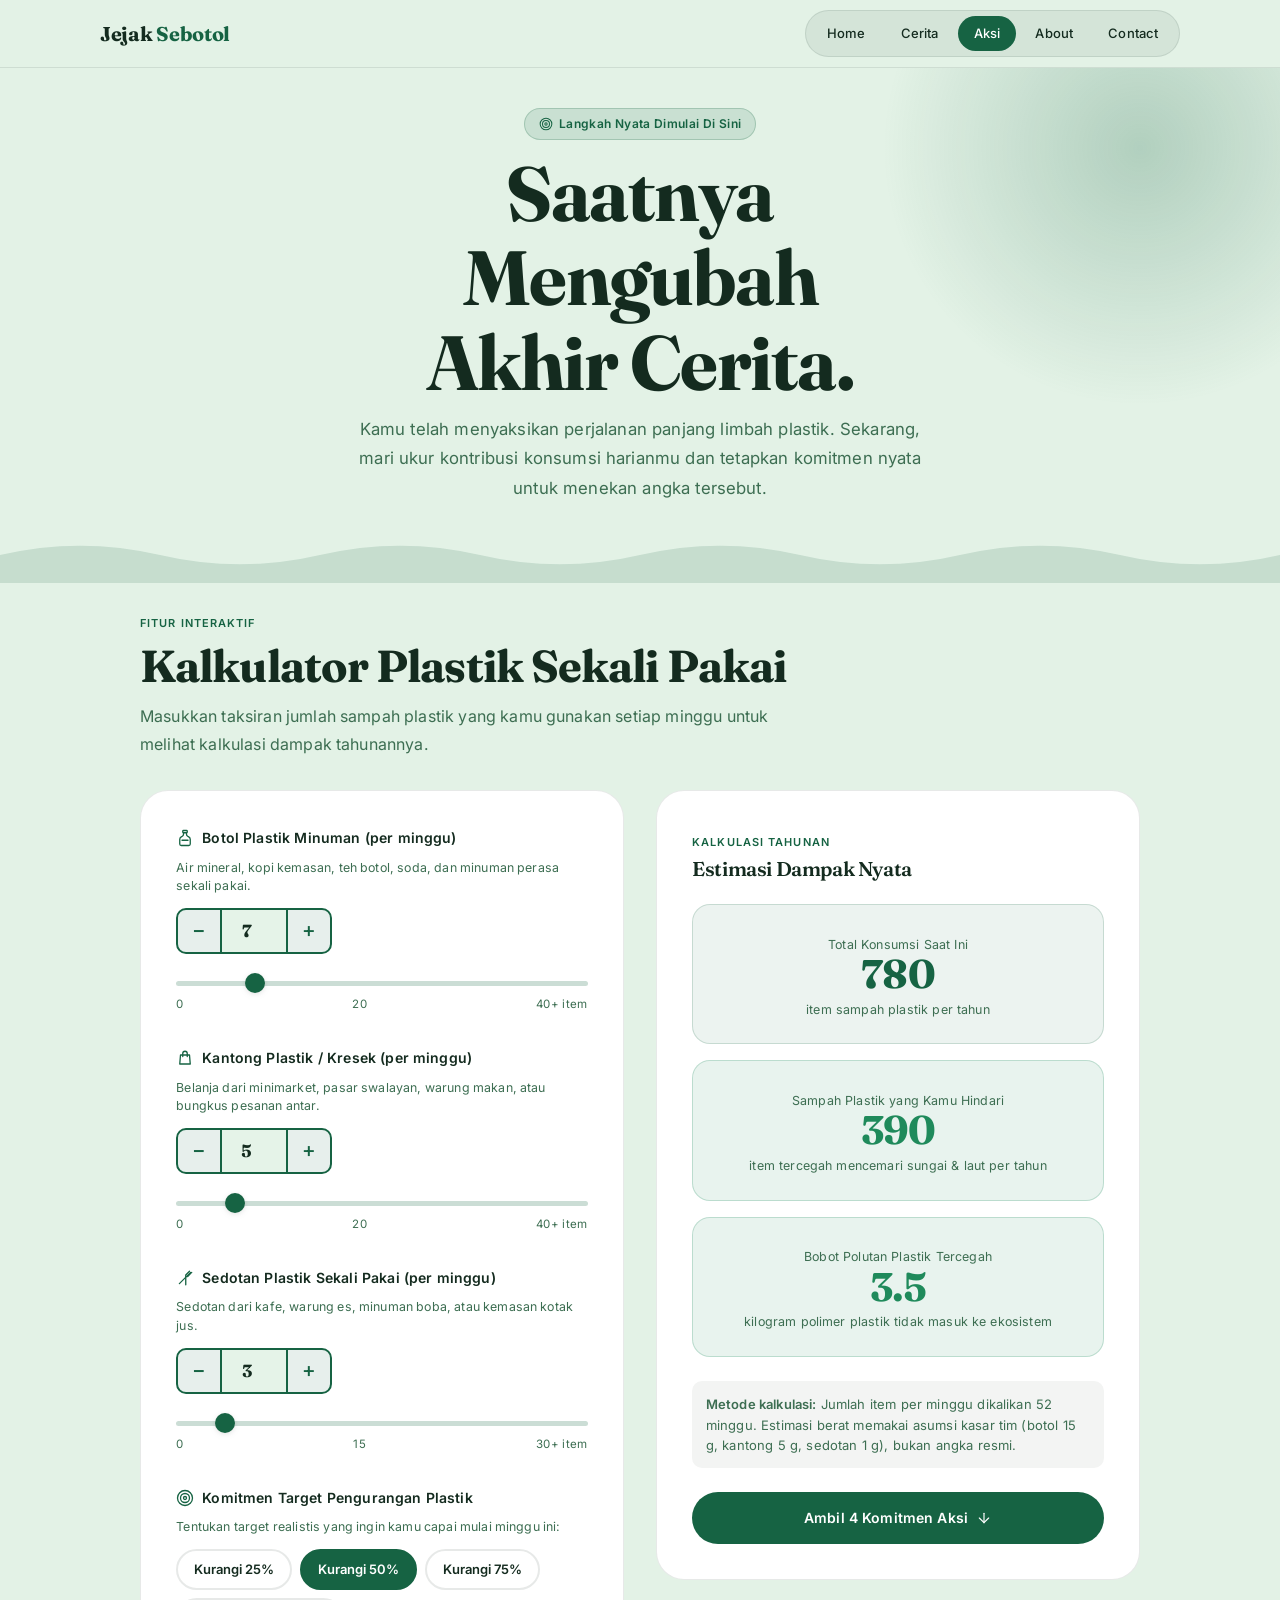
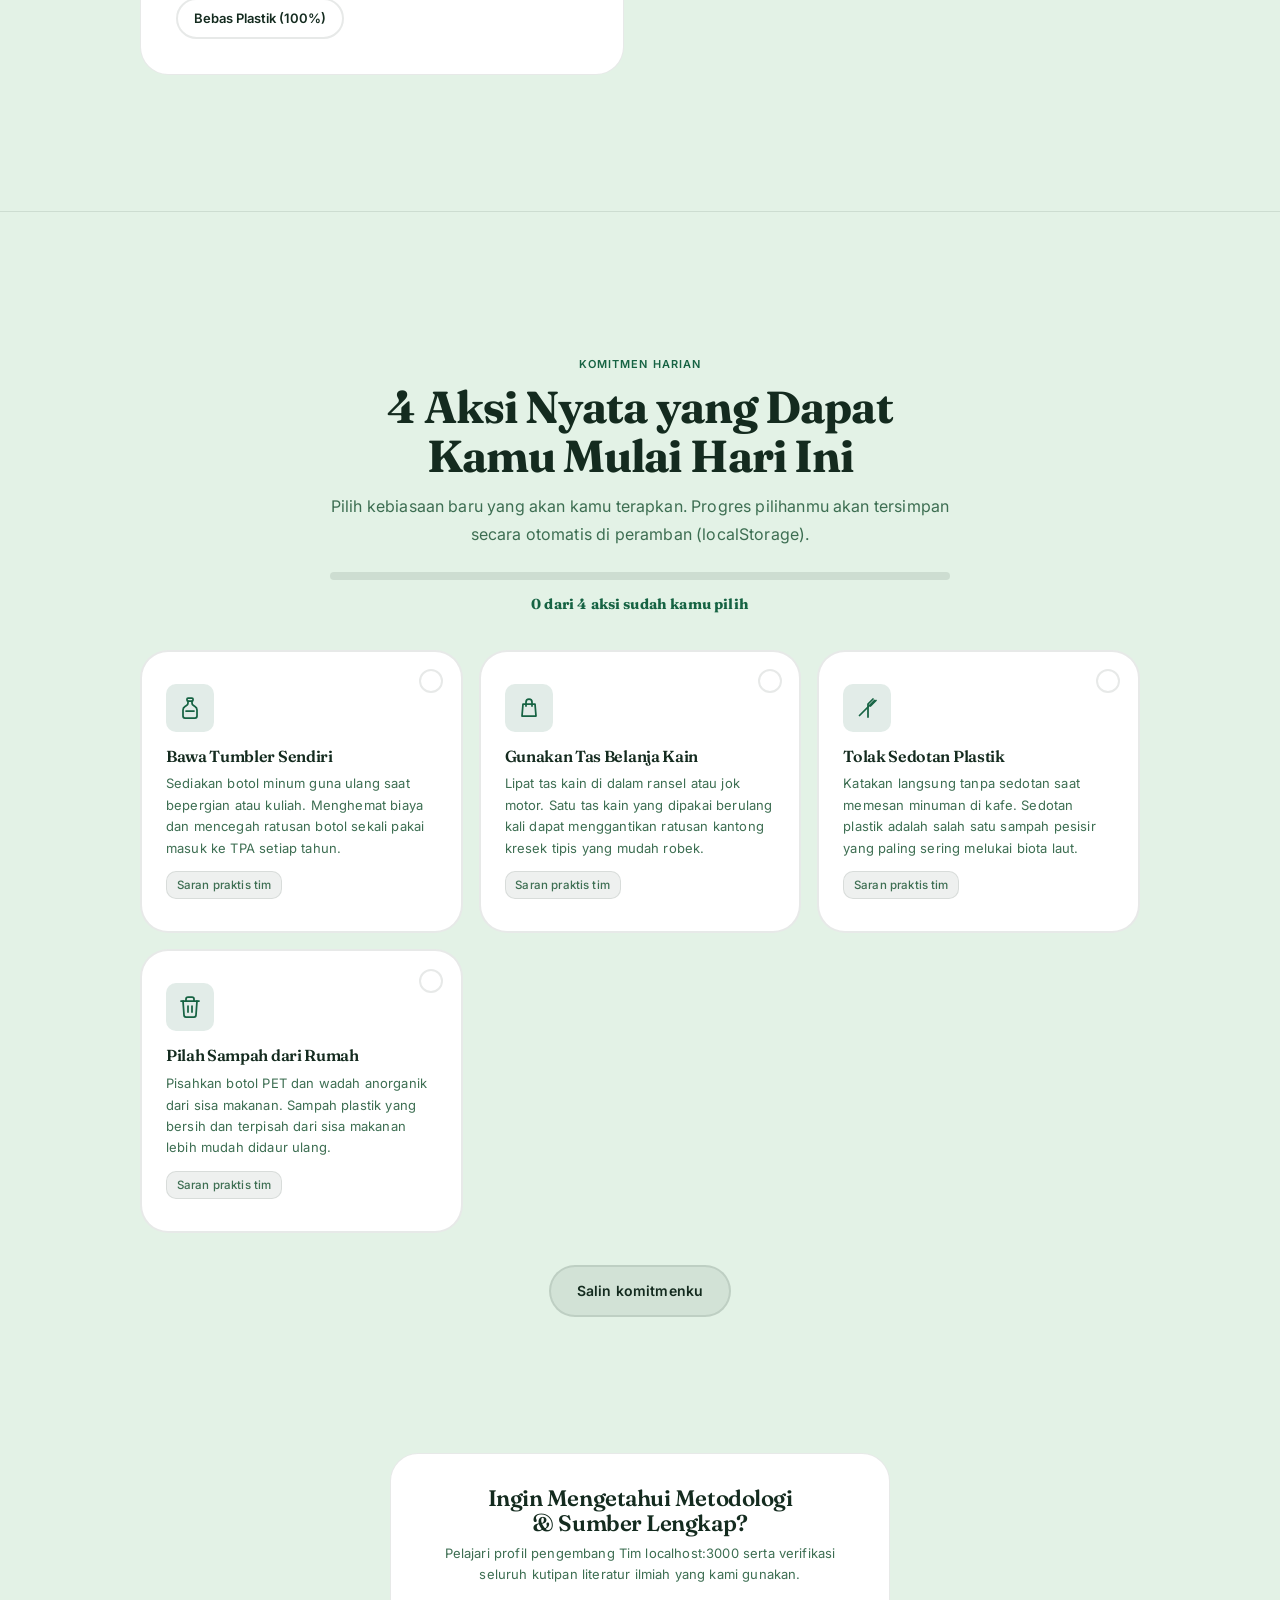
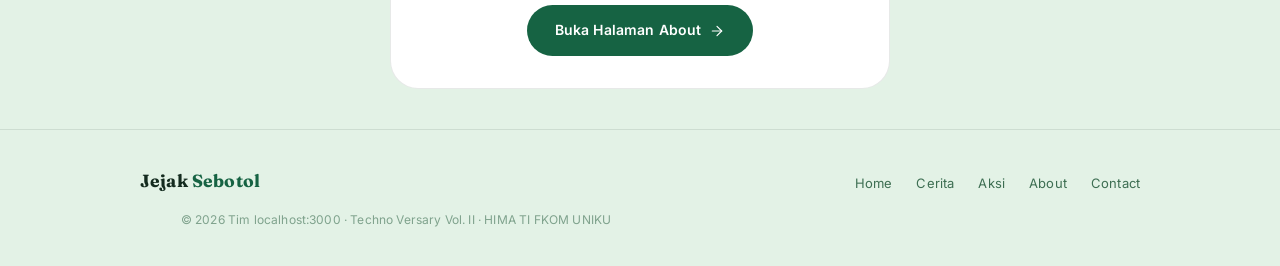
<file: aksi.html>
<!DOCTYPE html>
<html lang="id">
<head>
  <meta charset="UTF-8">
  <meta name="viewport" content="width=device-width, initial-scale=1.0">
  <title>Aksi | Jejak Sebotol — Kalkulator Plastik &amp; Checklist Komitmen Nyata</title>
  <meta name="description" content="Hitung estimasi konsumsi plastik sekali pakai tahunanmu, tentukan target pengurangan, dan pilih 4 komitmen aksi nyata yang tersimpan di browser.">
  <meta name="theme-color" content="#E3F2E6">

  <!-- Google Fonts: Fraunces (600, 700) + Inter (400, 500, 600) -->
  <link rel="preconnect" href="https://fonts.googleapis.com">
  <link rel="preconnect" href="https://fonts.gstatic.com" crossorigin>
  <link rel="stylesheet" href="https://fonts.googleapis.com/css2?family=Fraunces:ital,opsz,wght@0,9..144,600;0,9..144,700;1,9..144,600&family=Inter:wght@400;500;600&display=swap">

  <link rel="stylesheet" href="css/style.css">
  <link rel="stylesheet" href="css/animations.css">
  <noscript><style>.fade-up{opacity:1!important;transform:none!important}</style></noscript>
  <link rel="icon" href="data:image/svg+xml,%3Csvg xmlns='http://www.w3.org/2000/svg' viewBox='0 0 60 140'%3E%3Crect x='22' y='2' width='16' height='12' rx='3' fill='%231E6FD9'/%3E%3Cpath d='M20 14h20l8 22v92a8 8 0 0 1-8 8H20a8 8 0 0 1-8-8V36z' fill='%23BFE3F2' stroke='%231E6FD9' stroke-width='3'/%3E%3C/svg%3E">
</head>
<body data-theme="aksi">
  <!-- Skip link -->
  <a href="#main-content" class="skip-link">Langsung ke fitur kalkulator</a>

  <!-- ══ NAVBAR KAPSUL ══ -->
  <header class="navbar" role="banner">
    <div class="navbar__inner">
      <a href="index.html" class="logo" aria-label="Jejak Sebotol — Halaman Utama">
        Jejak <span class="logo__accent">Sebotol</span>
      </a>

      <button class="nav-toggle" aria-label="Buka menu navigasi" aria-expanded="false" aria-controls="nav-links">
        <span></span><span></span><span></span>
      </button>

      <nav aria-label="Navigasi utama">
        <ul class="nav-links" id="nav-links" role="list">
          <li><a href="index.html">Home</a></li>
          <li><a href="cerita.html">Cerita</a></li>
          <li><a href="aksi.html">Aksi</a></li>
          <li><a href="about.html">About</a></li>
          <li><a href="contact.html">Contact</a></li>
        </ul>
      </nav>
    </div>
  </header>

  <!-- ══ MAIN CONTENT ══ -->
  <main id="main-content">

    <!-- ── HEADER HALAMAN ── -->
    <section class="section section--tight page-head" aria-labelledby="page-title">
      <div class="container text-center" style="max-width: 68ch; margin-inline: auto;">
        <div class="chip" style="margin-inline: auto; margin-bottom: 0.75rem;">
          <svg width="14" height="14" viewBox="0 0 24 24" fill="none" stroke="currentColor" stroke-width="1.75" stroke-linecap="round" stroke-linejoin="round" aria-hidden="true"><circle cx="12" cy="12" r="10"/><circle cx="12" cy="12" r="6"/><circle cx="12" cy="12" r="2"/></svg>
          <span>Langkah Nyata Dimulai Di Sini</span>
        </div>
        <h1 id="page-title" class="fade-up">Saatnya Mengubah Akhir Cerita.</h1>
        <p class="fade-up text-muted" style="margin-top: 0.6rem; font-size: 1.05rem;">
          Kamu telah menyaksikan perjalanan panjang limbah plastik. Sekarang, mari ukur kontribusi konsumsi harianmu dan tetapkan komitmen nyata untuk menekan angka tersebut.
        </p>
      </div>
    </section>

    <!-- ══ BAGIAN 1: KALKULATOR PLASTIK SEKALI PAKAI ══ -->
    <section class="section" id="kalkulator-section" aria-labelledby="calc-heading" style="padding-top: 0;">
      <div class="container">

        <div class="mb-4 fade-up">
          <span class="label-xs text-accent">Fitur Interaktif</span>
          <h2 id="calc-heading" style="margin-top: 0.35rem;">Kalkulator Plastik Sekali Pakai</h2>
          <p class="text-muted">Masukkan taksiran jumlah sampah plastik yang kamu gunakan setiap minggu untuk melihat kalkulasi dampak tahunannya.</p>
        </div>

        <div class="calc-layout" id="kalkulator">

          <!-- ── FORM INPUT INTERAKTIF ── -->
          <div class="calc-panel fade-up" role="form" aria-label="Input kalkulator konsumsi plastik">

            <!-- Input 1: Botol Plastik -->
            <div class="input-group">
              <label for="inp-botol">
                <svg width="18" height="18" viewBox="0 0 24 24" fill="none" stroke="currentColor" stroke-width="1.75" stroke-linecap="round" stroke-linejoin="round" aria-hidden="true"><rect x="9" y="2" width="6" height="3" rx="1"/><path d="M10 5v2a3 3 0 0 1-1.5 2.6L7 10.5A4 4 0 0 0 5 14v6a2 2 0 0 0 2 2h10a2 2 0 0 0 2-2v-6a4 4 0 0 0-2-3.5l-1.5-.9A3 3 0 0 1 14 7V5"/><line x1="8" y1="15" x2="16" y2="15"/></svg>
                <span>Botol Plastik Minuman (per minggu)</span>
              </label>
              <span class="input-hint">Air mineral, kopi kemasan, teh botol, soda, dan minuman perasa sekali pakai.</span>

              <div class="stepper" role="group" aria-label="Pengatur jumlah botol">
                <button class="stepper__btn" data-action="dec" type="button" aria-label="Kurangi botol">&minus;</button>
                <input class="stepper__input" type="number" id="inp-botol" min="0" max="999" value="7" aria-label="Jumlah botol plastik per minggu">
                <button class="stepper__btn" data-action="inc" type="button" aria-label="Tambah botol">&#43;</button>
              </div>

              <div class="range-wrap" aria-hidden="true">
                <input type="range" min="0" max="40" value="7" data-for="botol" aria-label="Slider penyesuaian botol">
                <div class="range-labels"><span>0</span><span>20</span><span>40+ item</span></div>
              </div>
            </div>

            <!-- Input 2: Kantong Plastik -->
            <div class="input-group">
              <label for="inp-kantong">
                <svg width="18" height="18" viewBox="0 0 24 24" fill="none" stroke="currentColor" stroke-width="1.75" stroke-linecap="round" stroke-linejoin="round" aria-hidden="true"><path d="M6 8h12l1 12H5L6 8z"/><path d="M9 10V6a3 3 0 0 1 6 0v4"/></svg>
                <span>Kantong Plastik / Kresek (per minggu)</span>
              </label>
              <span class="input-hint">Belanja dari minimarket, pasar swalayan, warung makan, atau bungkus pesanan antar.</span>

              <div class="stepper" role="group" aria-label="Pengatur jumlah kantong plastik">
                <button class="stepper__btn" data-action="dec" type="button" aria-label="Kurangi kantong kresek">&minus;</button>
                <input class="stepper__input" type="number" id="inp-kantong" min="0" max="999" value="5" aria-label="Jumlah kantong kresek per minggu">
                <button class="stepper__btn" data-action="inc" type="button" aria-label="Tambah kantong kresek">&#43;</button>
              </div>

              <div class="range-wrap" aria-hidden="true">
                <input type="range" min="0" max="40" value="5" data-for="kantong" aria-label="Slider penyesuaian kantong plastik">
                <div class="range-labels"><span>0</span><span>20</span><span>40+ item</span></div>
              </div>
            </div>

            <!-- Input 3: Sedotan Plastik -->
            <div class="input-group">
              <label for="inp-sedotan">
                <svg width="18" height="18" viewBox="0 0 24 24" fill="none" stroke="currentColor" stroke-width="1.75" stroke-linecap="round" stroke-linejoin="round" aria-hidden="true"><line x1="4.5" y1="19.5" x2="19.5" y2="4.5"/><path d="M18 3l-5 5v13"/><path d="M21 4.5l-5.5 5.5"/></svg>
                <span>Sedotan Plastik Sekali Pakai (per minggu)</span>
              </label>
              <span class="input-hint">Sedotan dari kafe, warung es, minuman boba, atau kemasan kotak jus.</span>

              <div class="stepper" role="group" aria-label="Pengatur jumlah sedotan">
                <button class="stepper__btn" data-action="dec" type="button" aria-label="Kurangi sedotan">&minus;</button>
                <input class="stepper__input" type="number" id="inp-sedotan" min="0" max="999" value="3" aria-label="Jumlah sedotan plastik per minggu">
                <button class="stepper__btn" data-action="inc" type="button" aria-label="Tambah sedotan">&#43;</button>
              </div>

              <div class="range-wrap" aria-hidden="true">
                <input type="range" min="0" max="30" value="3" data-for="sedotan" aria-label="Slider penyesuaian sedotan plastik">
                <div class="range-labels"><span>0</span><span>15</span><span>30+ item</span></div>
              </div>
            </div>

            <!-- Pilihan Target Pengurangan -->
            <div class="input-group" style="margin-bottom: 0;">
              <label>
                <svg width="18" height="18" viewBox="0 0 24 24" fill="none" stroke="currentColor" stroke-width="1.75" stroke-linecap="round" stroke-linejoin="round" aria-hidden="true"><circle cx="12" cy="12" r="10"/><circle cx="12" cy="12" r="6"/><circle cx="12" cy="12" r="2"/></svg>
                <span>Komitmen Target Pengurangan Plastik</span>
              </label>
              <span class="input-hint">Tentukan target realistis yang ingin kamu capai mulai minggu ini:</span>
              <div class="target-opts" role="group" aria-label="Pilihan persentase target pengurangan">
                <button class="target-btn" data-target="25" type="button" aria-pressed="false">Kurangi 25%</button>
                <button class="target-btn selected" data-target="50" type="button" aria-pressed="true">Kurangi 50%</button>
                <button class="target-btn" data-target="75" type="button" aria-pressed="false">Kurangi 75%</button>
                <button class="target-btn" data-target="100" type="button" aria-pressed="false">Bebas Plastik (100%)</button>
              </div>
            </div>

          </div>

          <!-- ── PANEL HASIL KALKULASI OTOMATIS ── -->
          <div class="calc-result fade-up" aria-live="polite" aria-label="Hasil perhitungan dampak pengurangan plastik">
            <span class="label-xs text-accent">Kalkulasi Tahunan</span>
            <h3 style="margin-top: 0.25rem; font-size: 1.25rem;">Estimasi Dampak Nyata</h3>

            <div class="result-block mt-3">

              <div class="result-item">
                <span class="result-item__label">Total Konsumsi Saat Ini</span>
                <span class="result-item__num" id="res-total">780</span>
                <span class="result-item__label">item sampah plastik per tahun</span>
              </div>

              <div class="result-item result-item--saved">
                <span class="result-item__label">Sampah Plastik yang Kamu Hindari</span>
                <span class="result-item__num" id="res-hemat">390</span>
                <span class="result-item__label">item tercegah mencemari sungai &amp; laut per tahun</span>
              </div>

              <div class="result-item result-item--saved">
                <span class="result-item__label">Bobot Polutan Plastik Tercegah</span>
                <span class="result-item__num" id="res-eqv">5.9</span>
                <span class="result-item__label">kilogram polimer plastik tidak masuk ke ekosistem</span>
              </div>

            </div>

            <div class="text-sm text-muted mt-3" style="padding: 0.85rem; background: color-mix(in srgb, var(--fg) 5%, transparent); border-radius: var(--r-sm); line-height: 1.55;">
              <strong>Metode kalkulasi:</strong> Jumlah item per minggu dikalikan 52 minggu. Estimasi berat memakai asumsi kasar tim (botol 15 g, kantong 5 g, sedotan 1 g), bukan angka resmi.
            </div>

            <a href="#checklist-section" class="btn btn-primary w-full mt-3">
              <span>Ambil 4 Komitmen Aksi</span>
              <svg width="15" height="15" viewBox="0 0 24 24" fill="none" stroke="currentColor" stroke-width="1.75" stroke-linecap="round" stroke-linejoin="round" aria-hidden="true"><line x1="12" y1="5" x2="12" y2="19"/><polyline points="19 12 12 19 5 12"/></svg>
            </a>
          </div>

        </div>

      </div>
    </section>

    <hr class="divider">

    <!-- ══ BAGIAN 2: CHECKLIST 4 AKSI NYATA ══ -->
    <section class="section" id="checklist-section" aria-labelledby="check-heading">
      <div class="container">

        <div class="text-center mb-4 fade-up" style="max-width: 62ch; margin-inline: auto;">
          <span class="label-xs text-accent">Komitmen Harian</span>
          <h2 id="check-heading" style="margin-top: 0.35rem;">4 Aksi Nyata yang Dapat Kamu Mulai Hari Ini</h2>
          <p class="text-muted">Pilih kebiasaan baru yang akan kamu terapkan. Progres pilihanmu akan tersimpan secara otomatis di peramban (localStorage).</p>

          <!-- Progress Bar & Text -->
          <div class="progress-track" role="progressbar" aria-label="Progres komitmen aksi" aria-valuenow="0" aria-valuemin="0" aria-valuemax="100">
            <div class="progress-fill" id="progress-fill" style="width: 0%;"></div>
          </div>
          <span class="progress-label" id="progress-text" aria-live="polite">0 dari 4 aksi sudah kamu pilih</span>
        </div>

        <!-- Grid 4 Kartu Komitmen Interaktif -->
        <div class="action-grid mt-4" id="aksi-list" aria-label="Daftar 4 komitmen ramah lingkungan">

          <!-- Aksi 1: Tumbler -->
          <article class="action-card fade-up" aria-pressed="false" tabindex="0" role="button">
            <div class="action-card__icon" aria-hidden="true">
              <svg width="24" height="24" viewBox="0 0 24 24" fill="none" stroke="currentColor" stroke-width="1.75" stroke-linecap="round" stroke-linejoin="round"><rect x="9" y="2" width="6" height="3" rx="1"/><path d="M10 5v2a3 3 0 0 1-1.5 2.6L7 10.5A4 4 0 0 0 5 14v6a2 2 0 0 0 2 2h10a2 2 0 0 0 2-2v-6a4 4 0 0 0-2-3.5l-1.5-.9A3 3 0 0 1 14 7V5"/><line x1="8" y1="15" x2="16" y2="15"/></svg>
            </div>
            <div class="action-card__check" aria-hidden="true">
              <svg width="13" height="13" viewBox="0 0 24 24" fill="none" stroke="currentColor" stroke-width="2.5" stroke-linecap="round" stroke-linejoin="round"><polyline points="20 6 9 17 4 12"/></svg>
            </div>
            <h3>Bawa Tumbler Sendiri</h3>
            <p>Sediakan botol minum guna ulang saat bepergian atau kuliah. Menghemat biaya dan mencegah ratusan botol sekali pakai masuk ke TPA setiap tahun.</p>
            <div class="src-cite">Saran praktis tim</div>
          </article>

          <!-- Aksi 2: Tas Kain -->
          <article class="action-card fade-up" aria-pressed="false" tabindex="0" role="button">
            <div class="action-card__icon" aria-hidden="true">
              <svg width="24" height="24" viewBox="0 0 24 24" fill="none" stroke="currentColor" stroke-width="1.75" stroke-linecap="round" stroke-linejoin="round"><path d="M6 8h12l1 12H5L6 8z"/><path d="M9 10V6a3 3 0 0 1 6 0v4"/></svg>
            </div>
            <div class="action-card__check" aria-hidden="true">
              <svg width="13" height="13" viewBox="0 0 24 24" fill="none" stroke="currentColor" stroke-width="2.5" stroke-linecap="round" stroke-linejoin="round"><polyline points="20 6 9 17 4 12"/></svg>
            </div>
            <h3>Gunakan Tas Belanja Kain</h3>
            <p>Lipat tas kain di dalam ransel atau jok motor. Satu tas kain yang dipakai berulang kali dapat menggantikan ratusan kantong kresek tipis yang mudah robek.</p>
            <div class="src-cite">Saran praktis tim</div>
          </article>

          <!-- Aksi 3: Tolak Sedotan -->
          <article class="action-card fade-up" aria-pressed="false" tabindex="0" role="button">
            <div class="action-card__icon" aria-hidden="true">
              <svg width="24" height="24" viewBox="0 0 24 24" fill="none" stroke="currentColor" stroke-width="1.75" stroke-linecap="round" stroke-linejoin="round"><line x1="4.5" y1="19.5" x2="19.5" y2="4.5"/><path d="M18 3l-5 5v13"/><path d="M21 4.5l-5.5 5.5"/></svg>
            </div>
            <div class="action-card__check" aria-hidden="true">
              <svg width="13" height="13" viewBox="0 0 24 24" fill="none" stroke="currentColor" stroke-width="2.5" stroke-linecap="round" stroke-linejoin="round"><polyline points="20 6 9 17 4 12"/></svg>
            </div>
            <h3>Tolak Sedotan Plastik</h3>
            <p>Katakan langsung tanpa sedotan saat memesan minuman di kafe. Sedotan plastik adalah salah satu sampah pesisir yang paling sering melukai biota laut.</p>
            <div class="src-cite">Saran praktis tim</div>
          </article>

          <!-- Aksi 4: Pilah Sampah -->
          <article class="action-card fade-up" aria-pressed="false" tabindex="0" role="button">
            <div class="action-card__icon" aria-hidden="true">
              <svg width="24" height="24" viewBox="0 0 24 24" fill="none" stroke="currentColor" stroke-width="1.75" stroke-linecap="round" stroke-linejoin="round"><path d="M3 6h18"/><path d="M8 6V4a2 2 0 0 1 2-2h4a2 2 0 0 1 2 2v2"/><path d="M19 6l-1 14a2 2 0 0 1-2 2H8a2 2 0 0 1-2-2L5 6"/><line x1="10" y1="11" x2="10" y2="17"/><line x1="14" y1="11" x2="14" y2="17"/></svg>
            </div>
            <div class="action-card__check" aria-hidden="true">
              <svg width="13" height="13" viewBox="0 0 24 24" fill="none" stroke="currentColor" stroke-width="2.5" stroke-linecap="round" stroke-linejoin="round"><polyline points="20 6 9 17 4 12"/></svg>
            </div>
            <h3>Pilah Sampah dari Rumah</h3>
            <p>Pisahkan botol PET dan wadah anorganik dari sisa makanan. Sampah plastik yang bersih dan terpisah dari sisa makanan lebih mudah didaur ulang.</p>
            <div class="src-cite">Saran praktis tim</div>
          </article>

        </div>

        <!-- Pesan Apresiasi Komitmen Selesai -->
        <div class="text-center mt-4">
          <button type="button" class="btn btn-ghost" id="copy-commit">Salin komitmenku</button>
          <p class="text-sm text-muted" id="copy-status" role="status" aria-live="polite" style="margin-top: 0.5rem;"></p>
        </div>

        <div id="completion-msg" class="card text-center mt-4 fade-up" style="display: none; background: color-mix(in srgb, var(--accent) 12%, transparent); border-color: var(--accent);">
          <div class="card__icon" aria-hidden="true" style="margin-inline: auto;">
            <svg width="24" height="24" viewBox="0 0 24 24" fill="none" stroke="currentColor" stroke-width="1.75" stroke-linecap="round" stroke-linejoin="round"><path d="M11 20A7 7 0 0 1 4 13C4 7 11 3 20 3c0 9-4 17-9 17Z"/><path d="M11 20c0-6 4-10 9-17"/></svg>
          </div>
          <h3>Apresiasi Penuh! Semua Komitmen Telah Kamu Pilih</h3>
          <p class="text-muted" style="max-width: 50ch; margin: 0.5rem auto 1.5rem;">
            Langkah konsisten yang kamu ambil hari ini secara langsung memutus rantai pencemaran botol plastik di sungai dan samudra.
          </p>
          <div class="flex flex-center gap-2" style="flex-wrap: wrap;">
            <a href="about.html" class="btn btn-primary">
              <span>Kenali Tim &amp; Sumber Data</span>
              <svg width="15" height="15" viewBox="0 0 24 24" fill="none" stroke="currentColor" stroke-width="1.75" stroke-linecap="round" stroke-linejoin="round" aria-hidden="true"><line x1="5" y1="12" x2="19" y2="12"/><polyline points="12 5 19 12 12 19"/></svg>
            </a>
            <a href="contact.html" class="btn btn-ghost">
              <span>Kirimkan Masukan</span>
            </a>
          </div>
        </div>

      </div>
    </section>

    <!-- ── ALUR LANJUTAN KE ABOUT ── -->
    <section class="section section--tight text-center" aria-label="Navigasi ke halaman About">
      <div class="container" style="max-width: 580px;">
        <div class="card fade-up">
          <h3>Ingin Mengetahui Metodologi &amp; Sumber Lengkap?</h3>
          <p class="text-muted text-sm" style="margin: 0.5rem auto 1.25rem;">
            Pelajari profil pengembang Tim localhost:3000 serta verifikasi seluruh kutipan literatur ilmiah yang kami gunakan.
          </p>
          <a href="about.html" class="btn btn-primary">
            <span>Buka Halaman About</span>
            <svg width="15" height="15" viewBox="0 0 24 24" fill="none" stroke="currentColor" stroke-width="1.75" stroke-linecap="round" stroke-linejoin="round" aria-hidden="true"><line x1="5" y1="12" x2="19" y2="12"/><polyline points="12 5 19 12 12 19"/></svg>
          </a>
        </div>
      </div>
    </section>

  </main>

  <!-- ══ FOOTER KONSISTEN ══ -->
  <footer class="footer" role="contentinfo">
    <div class="container">
      <div class="footer__inner">
        <span class="footer__brand">Jejak <span class="footer__brand-accent">Sebotol</span></span>
        <ul class="footer__nav" role="list">
          <li><a href="index.html">Home</a></li>
          <li><a href="cerita.html">Cerita</a></li>
          <li><a href="aksi.html">Aksi</a></li>
          <li><a href="about.html">About</a></li>
          <li><a href="contact.html">Contact</a></li>
        </ul>
      </div>
      <p class="footer__copy">
        &copy; 2026 Tim localhost:3000 &middot; Techno Versary Vol. II &middot; HIMA TI FKOM UNIKU
      </p>
    </div>
  </footer>

  <script src="js/script.js"></script>
</body>
</html>
</file>
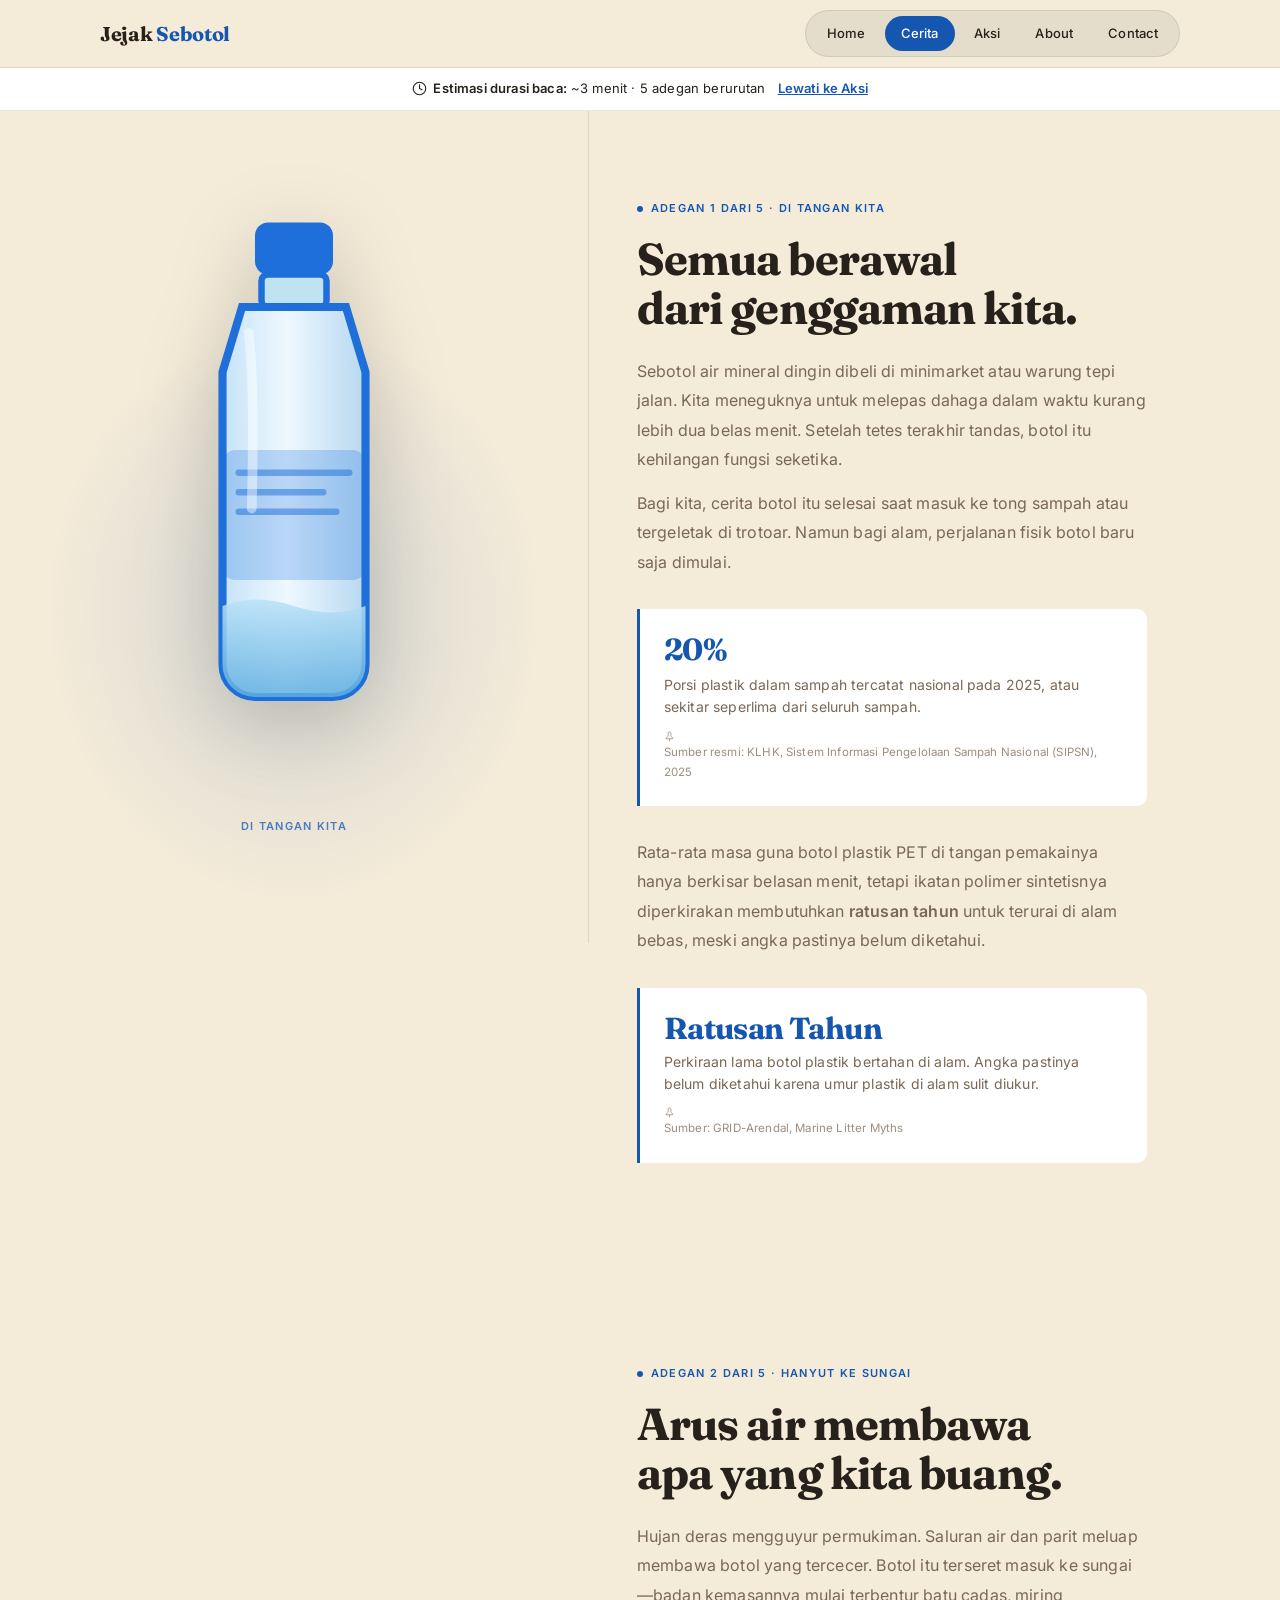
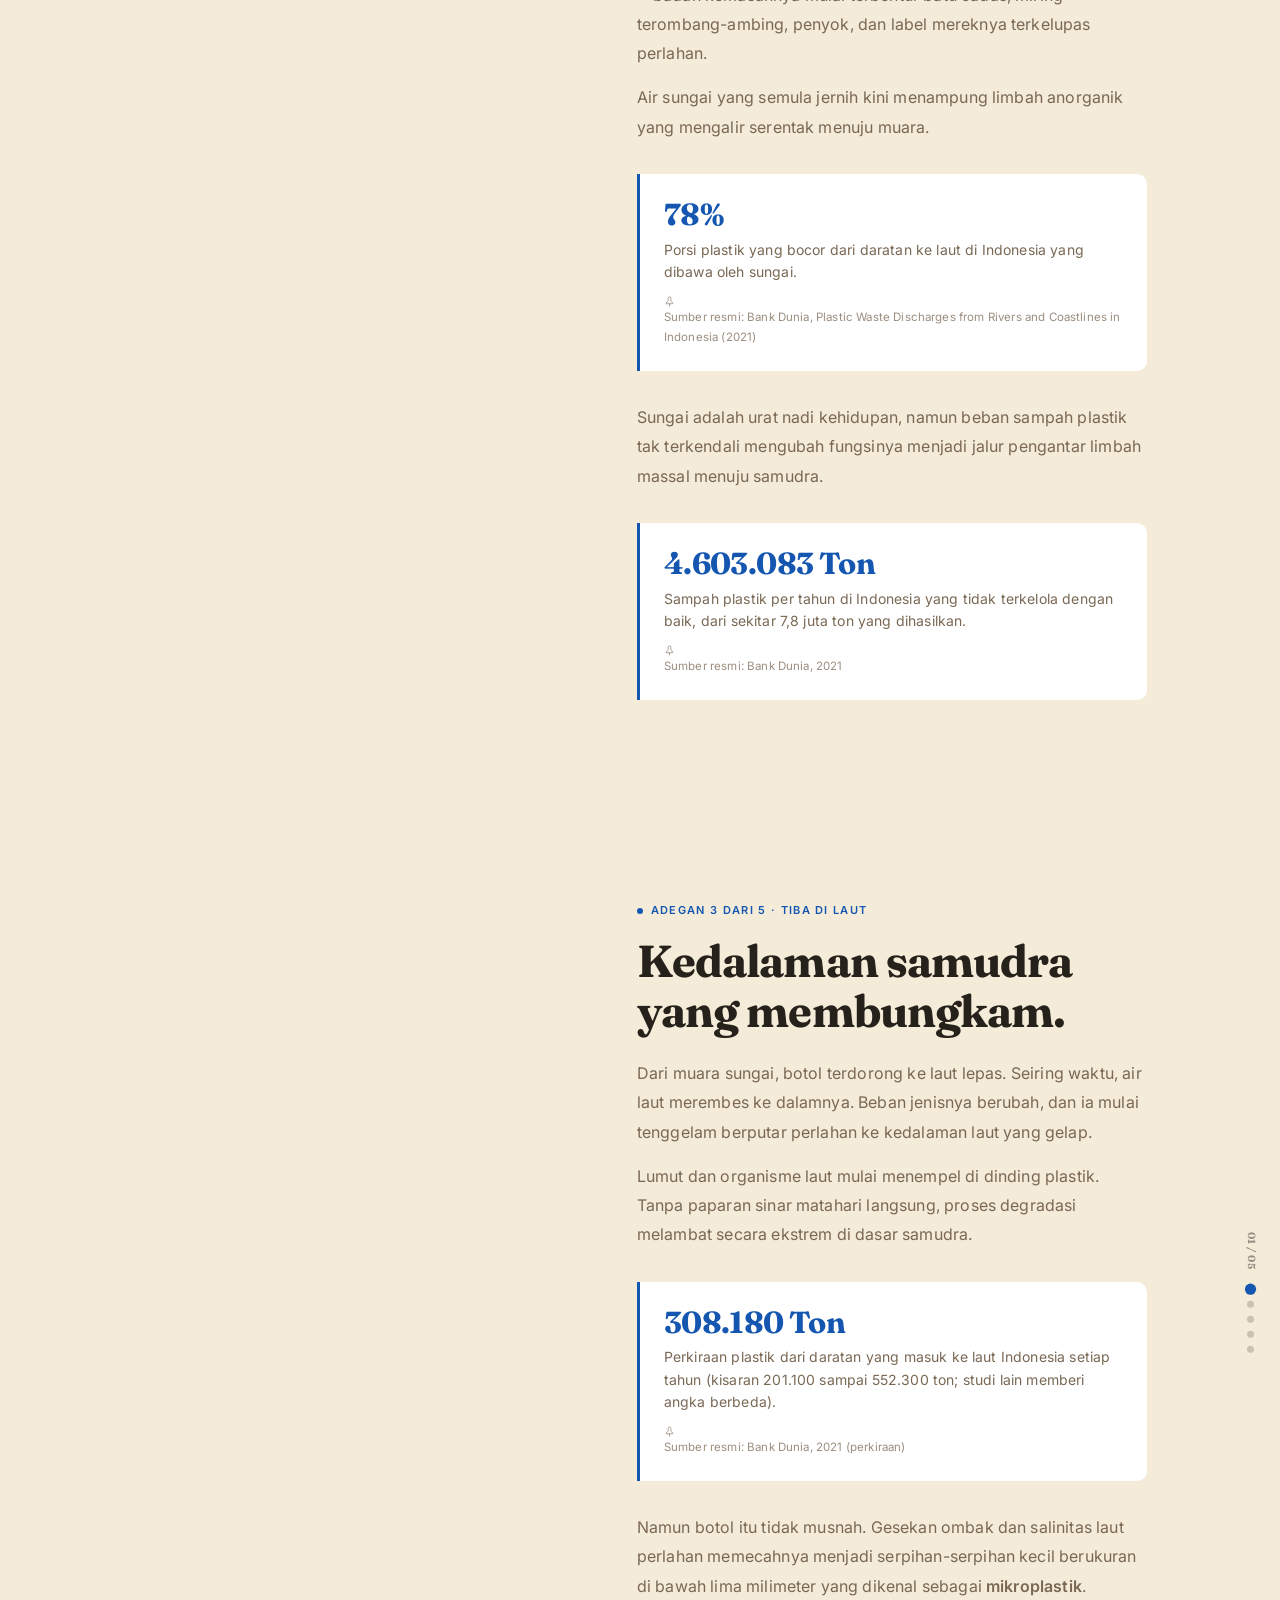
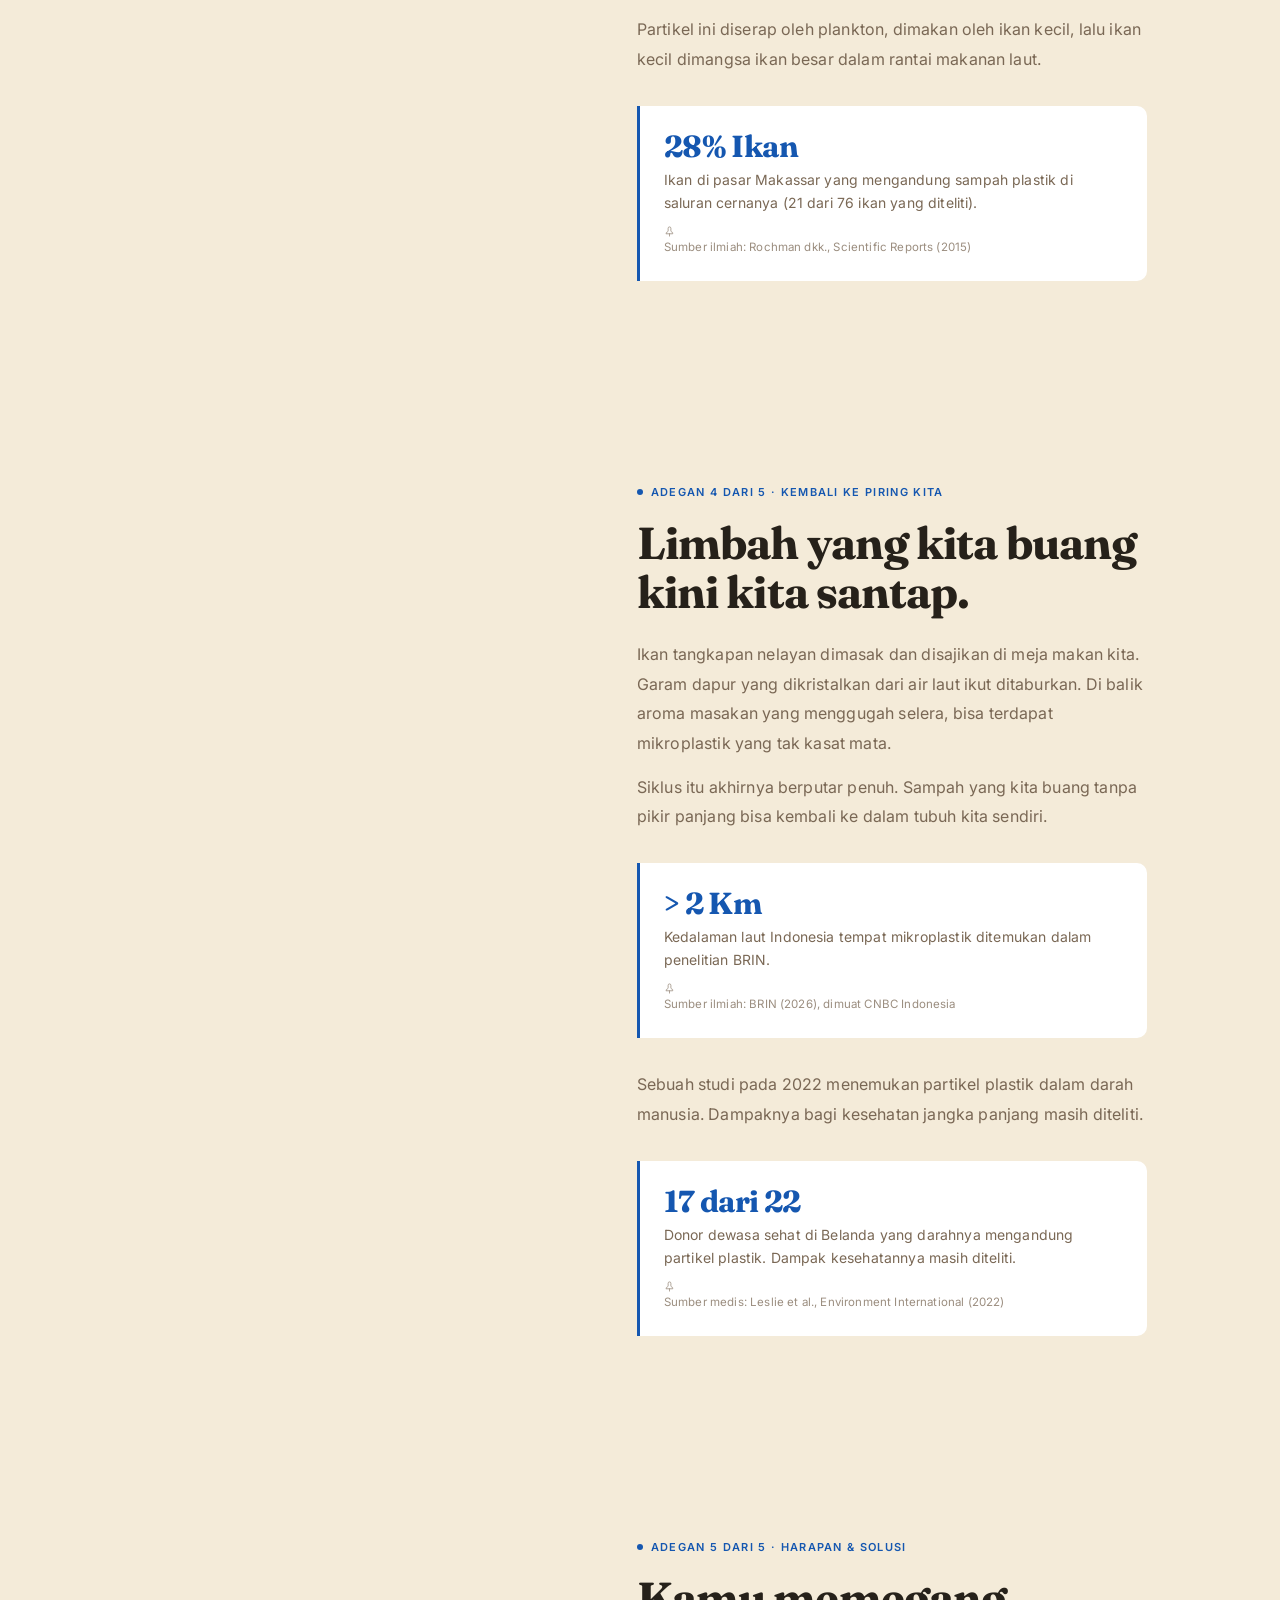
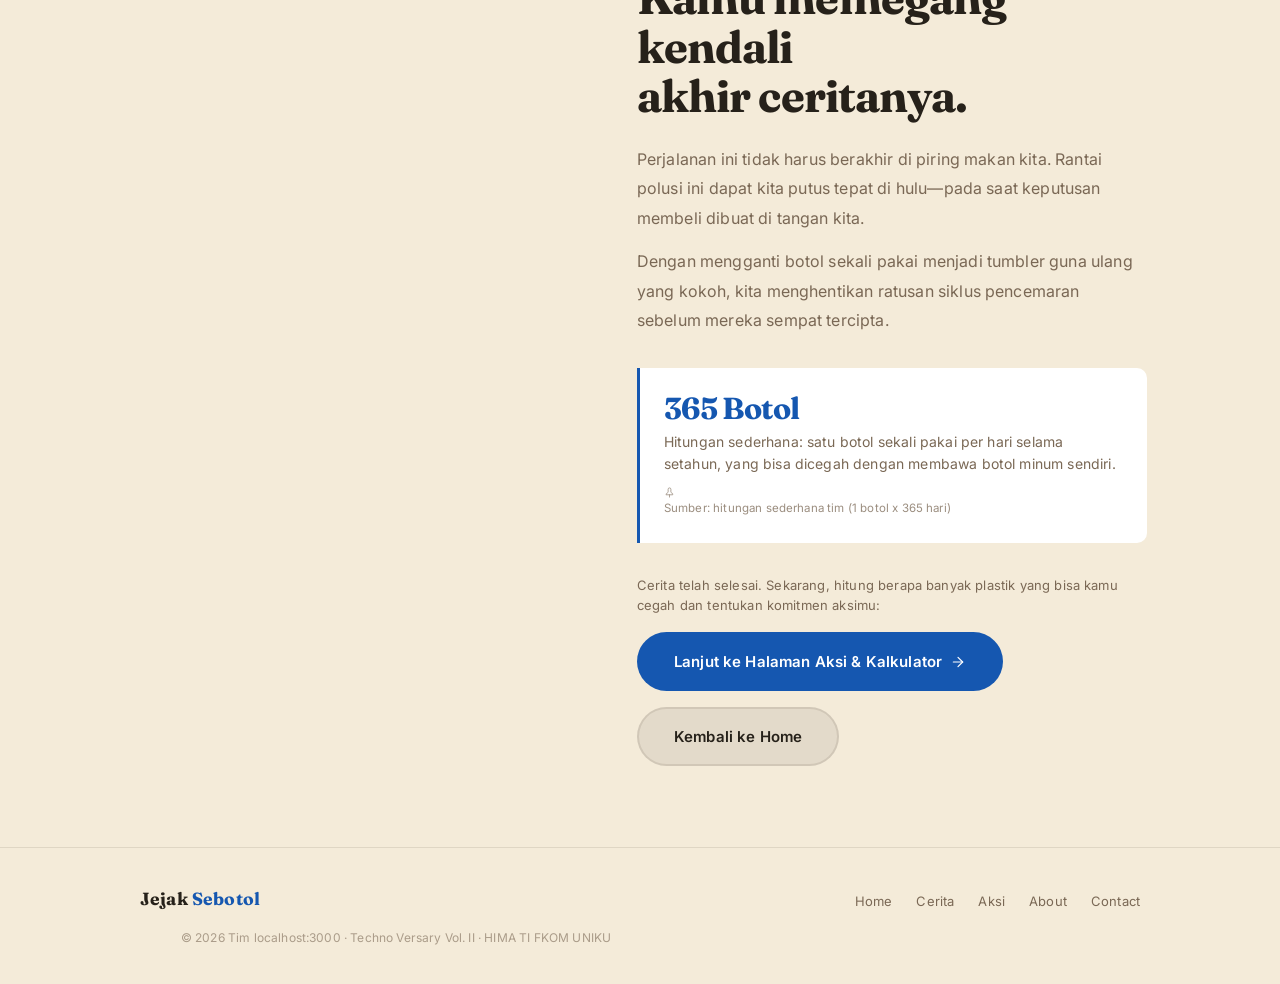
<file: cerita.html>
<!DOCTYPE html>
<html lang="id">
<head>
  <meta charset="UTF-8">
  <meta name="viewport" content="width=device-width, initial-scale=1.0">
  <title>Cerita | Jejak Sebotol</title>
  <meta name="description" content="Ikuti perjalanan satu botol plastik dalam 5 adegan: dari tangan kita, ke sungai, ke laut, kembali ke piring kita, hingga pilihan kita untuk mengubah ceritanya.">
  <meta name="theme-color" content="#F4EBD9">

  <!-- Google Fonts: Fraunces (600, 700) + Inter (400, 500, 600) -->
  <link rel="preconnect" href="https://fonts.googleapis.com">
  <link rel="preconnect" href="https://fonts.gstatic.com" crossorigin>
  <link rel="stylesheet" href="https://fonts.googleapis.com/css2?family=Fraunces:ital,opsz,wght@0,9..144,600;0,9..144,700;1,9..144,600&family=Inter:wght@400;500;600&display=swap">

  <link rel="stylesheet" href="css/style.css">
  <link rel="stylesheet" href="css/animations.css">
  <noscript><style>.fade-up{opacity:1!important;transform:none!important}</style></noscript>
  <link rel="icon" href="data:image/svg+xml,%3Csvg xmlns='http://www.w3.org/2000/svg' viewBox='0 0 60 140'%3E%3Crect x='22' y='2' width='16' height='12' rx='3' fill='%231E6FD9'/%3E%3Cpath d='M20 14h20l8 22v92a8 8 0 0 1-8 8H20a8 8 0 0 1-8-8V36z' fill='%23BFE3F2' stroke='%231E6FD9' stroke-width='3'/%3E%3C/svg%3E">
</head>
<body data-theme="rumah">
  <!-- Skip link -->
  <a href="#main-content" class="skip-link">Langsung ke teks cerita</a>

  <!-- ══ NAVBAR KAPSUL ══ -->
  <header class="navbar" role="banner">
    <div class="navbar__inner">
      <a href="index.html" class="logo" aria-label="Jejak Sebotol — Kembali ke Beranda">
        Jejak <span class="logo__accent">Sebotol</span>
      </a>

      <button class="nav-toggle" aria-label="Buka menu navigasi" aria-expanded="false" aria-controls="nav-links">
        <span></span><span></span><span></span>
      </button>

      <nav aria-label="Navigasi utama">
        <ul class="nav-links" id="nav-links" role="list">
          <li><a href="index.html">Home</a></li>
          <li><a href="cerita.html">Cerita</a></li>
          <li><a href="aksi.html">Aksi</a></li>
          <li><a href="about.html">About</a></li>
          <li><a href="contact.html">Contact</a></li>
        </ul>
      </nav>
    </div>
  </header>

  <!-- ══ INDIKATOR PROGRES VERTIKAL (01/05 SAMPAI 05/05) ══ -->
  <aside class="progress-indicator" aria-label="Indikator langkah cerita">
    <span class="pi-counter" aria-live="polite">01 / 05</span>
    <div class="pi-dots" role="list">
      <button class="pi-dot active" role="listitem" aria-label="Lompat ke Adegan 1: Di Tangan Kita" title="Adegan 1"></button>
      <button class="pi-dot" role="listitem" aria-label="Lompat ke Adegan 2: Hanyut ke Sungai" title="Adegan 2"></button>
      <button class="pi-dot" role="listitem" aria-label="Lompat ke Adegan 3: Tiba di Laut" title="Adegan 3"></button>
      <button class="pi-dot" role="listitem" aria-label="Lompat ke Adegan 4: Kembali ke Piring Kita" title="Adegan 4"></button>
      <button class="pi-dot" role="listitem" aria-label="Lompat ke Adegan 5: Kamu Bisa Mengubah Akhir Ceritanya" title="Adegan 5"></button>
    </div>
  </aside>

  <!-- ══ MAIN SCROLLYTELLING CONTAINER ══ -->
  <main id="main-content">
    <h1 style="position:absolute;width:1px;height:1px;overflow:hidden;clip:rect(0 0 0 0);white-space:nowrap">Jejak Sebotol: perjalanan satu botol plastik dalam lima adegan</h1>

    <!-- Petunjuk Durasi & Scroll Awal -->
    <div style="background: var(--bg-card); border-bottom: 1px solid var(--border); padding: 0.65rem 1rem; text-align: center; transition: var(--t-bg);">
      <div class="container" style="display: flex; align-items: center; justify-content: center; gap: 0.75rem; flex-wrap: wrap;">
        <span class="text-sm" style="display: inline-flex; align-items: center; gap: 0.4rem; color: var(--fg);">
          <svg width="15" height="15" viewBox="0 0 24 24" fill="none" stroke="currentColor" stroke-width="1.75" stroke-linecap="round" stroke-linejoin="round" aria-hidden="true"><circle cx="12" cy="12" r="10"/><polyline points="12 6 12 12 16 14"/></svg>
          <span><strong>Estimasi durasi baca:</strong> ~3 menit &middot; 5 adegan berurutan</span>
        </span>
        <a class="text-sm" href="aksi.html" style="font-weight: 600; text-decoration: underline; color: var(--accent);">Lewati ke Aksi</a>
      </div>
    </div>

    <!-- ══ PANGGUNG SCROLLYTELLING (2 KOLOM: STICKY STAGE + SCENES) ══ -->
    <div class="story-layout">

      <!-- ── KOLOM KIRI: STICKY BOTTLE MORPHING STAGE ── -->
      <aside class="bottle-stage" aria-label="Panggung visual transformasi botol">
        <div class="stage-glow" aria-hidden="true"></div>

        <!-- Adegan 1: Botol utuh tegak 0° -->
        <img class="stage-illus active"
             data-for="scene-1"
             src="assets/bottle.svg"
             alt="Ilustrasi botol plastik utuh, bening, berdiri tegak 0 derajat dengan efek mengambang lembut"
             width="260" height="520"
             loading="eager">

        <!-- Adegan 2: Botol miring -25° penyok & label terkelupas di sungai -->
        <img class="stage-illus"
             data-for="scene-2"
             src="assets/bottle-river.svg"
             alt="Ilustrasi botol plastik miring minus 25 derajat, badan mulai penyok, dan label terkelupas di sungai keruh"
             width="260" height="520"
             loading="lazy">

        <!-- Adegan 3: Botol berputar -110° tenggelam berlumut di kedalaman laut -->
        <img class="stage-illus"
             data-for="scene-3"
             src="assets/bottle-ocean.svg"
             alt="Ilustrasi botol plastik berlumut dan mulai tenggelam berputar minus 110 derajat di kedalaman laut biru"
             width="260" height="520"
             loading="lazy">

        <!-- Adegan 4: Wujud botol memudar menjadi partikel mikroplastik di piring makan -->
        <img class="stage-illus"
             data-for="scene-4"
             src="assets/bottle-plate.svg"
             alt="Ilustrasi wujud botol terurai menjadi partikel mikroplastik yang melayang masuk ke piring makanan"
             width="280" height="230"
             loading="lazy">

        <!-- Adegan 5: Botol tumbler guna ulang hijau kokoh -->
        <img class="stage-illus"
             data-for="scene-5"
             src="assets/bottle-tumbler.svg"
             alt="Ilustrasi botol minum tumbler guna ulang berwarna hijau sage kokoh sebagai simbol solusi nyata"
             width="260" height="520"
             loading="lazy">

        <!-- Label Nama Adegan Aktif di Panggung -->
        <div class="stage-label" id="stage-label-text" aria-hidden="true">Di Tangan Kita</div>
      </aside>

      <!-- ── KOLOM KANAN: ALUR TEKS 5 ADEGAN ── -->
      <div class="scenes-column">

        <!-- ═══ ADEGAN 1: DI TANGAN KITA ═══ -->
        <section class="scene" data-theme="rumah" data-scene="scene-1" aria-labelledby="scene1-heading">
          <div class="scene__content">
            
            <div class="scene__badge fade-up">
              <span class="scene__badge-dot" aria-hidden="true"></span>
              <span>Adegan 1 dari 5 &middot; Di Tangan Kita</span>
            </div>

            <h2 id="scene1-heading" class="scene__title fade-up">
              Semua berawal<br>dari genggaman kita.
            </h2>

            <div class="scene__body fade-up">
              <p>
                Sebotol air mineral dingin dibeli di minimarket atau warung tepi jalan. Kita meneguknya untuk melepas dahaga dalam waktu kurang lebih dua belas menit. Setelah tetes terakhir tandas, botol itu kehilangan fungsi seketika.
              </p>
              <p>
                Bagi kita, cerita botol itu selesai saat masuk ke tong sampah atau tergeletak di trotoar. Namun bagi alam, perjalanan fisik botol baru saja dimulai.
              </p>
            </div>

            <!-- Callout Statistik -->
            <div class="callout fade-up" aria-label="Statistik timbulan sampah plastik">
              <span class="callout__num count-up" data-count="20" data-suffix="%">20%</span>
              <div class="callout__desc">Porsi plastik dalam sampah tercatat nasional pada 2025, atau sekitar seperlima dari seluruh sampah.</div>
              <div class="callout__src">
                <svg width="11" height="11" viewBox="0 0 24 24" fill="none" stroke="currentColor" stroke-width="1.75" stroke-linecap="round" stroke-linejoin="round" aria-hidden="true"><line x1="12" y1="17" x2="12" y2="22"/><path d="M5 17h14v-1.76a2 2 0 0 0-1.11-1.79l-1.78-.89A2 2 0 0 1 15 10.77V5a3 3 0 0 0-6 0v5.77a2 2 0 0 1-1.11 1.79l-1.78.89A2 2 0 0 0 5 15.24Z"/></svg>
                <span>Sumber resmi: KLHK, Sistem Informasi Pengelolaan Sampah Nasional (SIPSN), 2025</span>
              </div>
            </div>

            <div class="scene__body fade-up">
              <p>
                Rata-rata masa guna botol plastik PET di tangan pemakainya hanya berkisar belasan menit, tetapi ikatan polimer sintetisnya diperkirakan membutuhkan <strong>ratusan tahun</strong> untuk terurai di alam bebas, meski angka pastinya belum diketahui.
              </p>
            </div>

            <div class="callout fade-up">
              <span class="callout__num">Ratusan Tahun</span>
              <div class="callout__desc">Perkiraan lama botol plastik bertahan di alam. Angka pastinya belum diketahui karena umur plastik di alam sulit diukur.</div>
              <div class="callout__src">
                <svg width="11" height="11" viewBox="0 0 24 24" fill="none" stroke="currentColor" stroke-width="1.75" stroke-linecap="round" stroke-linejoin="round" aria-hidden="true"><line x1="12" y1="17" x2="12" y2="22"/><path d="M5 17h14v-1.76a2 2 0 0 0-1.11-1.79l-1.78-.89A2 2 0 0 1 15 10.77V5a3 3 0 0 0-6 0v5.77a2 2 0 0 1-1.11 1.79l-1.78.89A2 2 0 0 0 5 15.24Z"/></svg>
                <span>Sumber: GRID-Arendal, Marine Litter Myths</span>
              </div>
            </div>

          </div>
        </section>

        <!-- ═══ ADEGAN 2: HANYUT KE SUNGAI ═══ -->
        <section class="scene" data-theme="sungai" data-scene="scene-2" aria-labelledby="scene2-heading">
          <div class="scene__content">

            <div class="scene__badge fade-up">
              <span class="scene__badge-dot" aria-hidden="true"></span>
              <span>Adegan 2 dari 5 &middot; Hanyut ke Sungai</span>
            </div>

            <h2 id="scene2-heading" class="scene__title fade-up">
              Arus air membawa<br>apa yang kita buang.
            </h2>

            <div class="scene__body fade-up">
              <p>
                Hujan deras mengguyur permukiman. Saluran air dan parit meluap membawa botol yang tercecer. Botol itu terseret masuk ke sungai—badan kemasannya mulai terbentur batu cadas, miring terombang-ambing, penyok, dan label mereknya terkelupas perlahan.
              </p>
              <p>
                Air sungai yang semula jernih kini menampung limbah anorganik yang mengalir serentak menuju muara.
              </p>
            </div>

            <div class="callout fade-up">
              <span class="callout__num count-up" data-count="83" data-suffix="%">83%</span>
              <div class="callout__desc">Porsi plastik yang bocor dari daratan ke laut di Indonesia yang dibawa oleh sungai.</div>
              <div class="callout__src">
                <svg width="11" height="11" viewBox="0 0 24 24" fill="none" stroke="currentColor" stroke-width="1.75" stroke-linecap="round" stroke-linejoin="round" aria-hidden="true"><line x1="12" y1="17" x2="12" y2="22"/><path d="M5 17h14v-1.76a2 2 0 0 0-1.11-1.79l-1.78-.89A2 2 0 0 1 15 10.77V5a3 3 0 0 0-6 0v5.77a2 2 0 0 1-1.11 1.79l-1.78.89A2 2 0 0 0 5 15.24Z"/></svg>
                <span>Sumber resmi: Bank Dunia, Plastic Waste Discharges from Rivers and Coastlines in Indonesia (2021)</span>
              </div>
            </div>

            <div class="scene__body fade-up">
              <p>
                Sungai adalah urat nadi kehidupan, namun beban sampah plastik tak terkendali mengubah fungsinya menjadi jalur pengantar limbah massal menuju samudra.
              </p>
            </div>

            <div class="callout fade-up">
              <span class="callout__num count-up" data-count="4900000" data-suffix=" Ton">4.900.000 Ton</span>
              <div class="callout__desc">Sampah plastik per tahun di Indonesia yang tidak terkelola dengan baik, dari sekitar 7,8 juta ton yang dihasilkan.</div>
              <div class="callout__src">
                <svg width="11" height="11" viewBox="0 0 24 24" fill="none" stroke="currentColor" stroke-width="1.75" stroke-linecap="round" stroke-linejoin="round" aria-hidden="true"><line x1="12" y1="17" x2="12" y2="22"/><path d="M5 17h14v-1.76a2 2 0 0 0-1.11-1.79l-1.78-.89A2 2 0 0 1 15 10.77V5a3 3 0 0 0-6 0v5.77a2 2 0 0 1-1.11 1.79l-1.78.89A2 2 0 0 0 5 15.24Z"/></svg>
                <span>Sumber resmi: Bank Dunia, 2021</span>
              </div>
            </div>

          </div>
        </section>

        <!-- ═══ ADEGAN 3: TIBA DI LAUT ═══ -->
        <section class="scene" data-theme="laut" data-scene="scene-3" aria-labelledby="scene3-heading">
          <div class="scene__content">

            <div class="scene__badge fade-up">
              <span class="scene__badge-dot" aria-hidden="true"></span>
              <span>Adegan 3 dari 5 &middot; Tiba di Laut</span>
            </div>

            <h2 id="scene3-heading" class="scene__title fade-up">
              Kedalaman samudra<br>yang membungkam.
            </h2>

            <div class="scene__body fade-up">
              <p>
                Dari muara sungai, botol terdorong ke laut lepas. Seiring waktu, air laut merembes ke dalamnya. Beban jenisnya berubah, dan ia mulai tenggelam berputar perlahan ke kedalaman laut yang gelap.
              </p>
              <p>
                Lumut dan organisme laut mulai menempel di dinding plastik. Tanpa paparan sinar matahari langsung, proses degradasi melambat secara ekstrem di dasar samudra.
              </p>
            </div>

            <div class="callout fade-up">
              <span class="callout__num count-up" data-count="346500" data-suffix=" Ton">346.500 Ton</span>
              <div class="callout__desc">Perkiraan plastik dari daratan yang masuk ke laut Indonesia setiap tahun (kisaran 201.100 sampai 552.300 ton; studi lain memberi angka berbeda).</div>
              <div class="callout__src">
                <svg width="11" height="11" viewBox="0 0 24 24" fill="none" stroke="currentColor" stroke-width="1.75" stroke-linecap="round" stroke-linejoin="round" aria-hidden="true"><line x1="12" y1="17" x2="12" y2="22"/><path d="M5 17h14v-1.76a2 2 0 0 0-1.11-1.79l-1.78-.89A2 2 0 0 1 15 10.77V5a3 3 0 0 0-6 0v5.77a2 2 0 0 1-1.11 1.79l-1.78.89A2 2 0 0 0 5 15.24Z"/></svg>
                <span>Sumber resmi: Bank Dunia, 2021 (perkiraan)</span>
              </div>
            </div>

            <div class="scene__body fade-up">
              <p>
                Namun botol itu tidak musnah. Gesekan ombak dan salinitas laut perlahan memecahnya menjadi serpihan-serpihan kecil berukuran di bawah lima milimeter yang dikenal sebagai <strong>mikroplastik</strong>.
              </p>
              <p>
                Partikel ini diserap oleh plankton, dimakan oleh ikan kecil, lalu ikan kecil dimangsa ikan besar dalam rantai makanan laut.
              </p>
            </div>

            <div class="callout fade-up">
              <span class="callout__num">28% Ikan</span>
              <div class="callout__desc">Ikan di pasar Makassar yang mengandung sampah plastik di saluran cernanya (21 dari 76 ikan yang diteliti).</div>
              <div class="callout__src">
                <svg width="11" height="11" viewBox="0 0 24 24" fill="none" stroke="currentColor" stroke-width="1.75" stroke-linecap="round" stroke-linejoin="round" aria-hidden="true"><line x1="12" y1="17" x2="12" y2="22"/><path d="M5 17h14v-1.76a2 2 0 0 0-1.11-1.79l-1.78-.89A2 2 0 0 1 15 10.77V5a3 3 0 0 0-6 0v5.77a2 2 0 0 1-1.11 1.79l-1.78.89A2 2 0 0 0 5 15.24Z"/></svg>
                <span>Sumber ilmiah: Rochman dkk., Scientific Reports (2015)</span>
              </div>
            </div>

          </div>
        </section>

        <!-- ═══ ADEGAN 4: KEMBALI KE PIRING KITA ═══ -->
        <section class="scene" data-theme="piring" data-scene="scene-4" aria-labelledby="scene4-heading">
          <!-- Canvas partikel mikroplastik melayang masuk ke piring -->
          <canvas id="particle-canvas" aria-hidden="true"></canvas>

          <div class="scene__content">

            <div class="scene__badge fade-up">
              <span class="scene__badge-dot" aria-hidden="true"></span>
              <span>Adegan 4 dari 5 &middot; Kembali ke Piring Kita</span>
            </div>

            <h2 id="scene4-heading" class="scene__title fade-up">
              Limbah yang kita buang<br>kini kita santap.
            </h2>

            <div class="scene__body fade-up">
              <p>
                Ikan tangkapan nelayan dimasak dan disajikan di meja makan kita. Garam dapur yang dikristalkan dari air laut ikut ditaburkan. Di balik aroma masakan yang menggugah selera, bisa terdapat mikroplastik yang tak kasat mata.
              </p>
              <p>
                Siklus itu akhirnya berputar penuh. Sampah yang kita buang tanpa pikir panjang bisa kembali ke dalam tubuh kita sendiri.
              </p>
            </div>

            <div class="callout fade-up">
              <span class="callout__num">&gt; 2 Km</span>
              <div class="callout__desc">Kedalaman laut Indonesia tempat mikroplastik ditemukan dalam penelitian BRIN.</div>
              <div class="callout__src">
                <svg width="11" height="11" viewBox="0 0 24 24" fill="none" stroke="currentColor" stroke-width="1.75" stroke-linecap="round" stroke-linejoin="round" aria-hidden="true"><line x1="12" y1="17" x2="12" y2="22"/><path d="M5 17h14v-1.76a2 2 0 0 0-1.11-1.79l-1.78-.89A2 2 0 0 1 15 10.77V5a3 3 0 0 0-6 0v5.77a2 2 0 0 1-1.11 1.79l-1.78.89A2 2 0 0 0 5 15.24Z"/></svg>
                <span>Sumber ilmiah: BRIN (2026), dimuat CNBC Indonesia</span>
              </div>
            </div>

            <div class="scene__body fade-up">
              <p>
                Sebuah studi pada 2022 menemukan partikel plastik dalam darah manusia. Dampaknya bagi kesehatan jangka panjang masih diteliti.
              </p>
            </div>

            <div class="callout fade-up">
              <span class="callout__num">17 dari 22</span>
              <div class="callout__desc">Donor dewasa sehat di Belanda yang darahnya mengandung partikel plastik. Dampak kesehatannya masih diteliti.</div>
              <div class="callout__src">
                <svg width="11" height="11" viewBox="0 0 24 24" fill="none" stroke="currentColor" stroke-width="1.75" stroke-linecap="round" stroke-linejoin="round" aria-hidden="true"><line x1="12" y1="17" x2="12" y2="22"/><path d="M5 17h14v-1.76a2 2 0 0 0-1.11-1.79l-1.78-.89A2 2 0 0 1 15 10.77V5a3 3 0 0 0-6 0v5.77a2 2 0 0 1-1.11 1.79l-1.78.89A2 2 0 0 0 5 15.24Z"/></svg>
                <span>Sumber medis: Leslie et al., Environment International (2022)</span>
              </div>
            </div>

          </div>
        </section>

        <!-- ═══ ADEGAN 5: HARAPAN & AKSI ═══ -->
        <section class="scene" data-theme="aksi" data-scene="scene-5" aria-labelledby="scene5-heading">
          <div class="scene__content">

            <div class="scene__badge fade-up">
              <span class="scene__badge-dot" aria-hidden="true"></span>
              <span>Adegan 5 dari 5 &middot; Harapan &amp; Solusi</span>
            </div>

            <h2 id="scene5-heading" class="scene__title fade-up">
              Kamu memegang kendali<br>akhir ceritanya.
            </h2>

            <div class="scene__body fade-up">
              <p>
                Perjalanan ini tidak harus berakhir di piring makan kita. Rantai polusi ini dapat kita putus tepat di hulu—pada saat keputusan membeli dibuat di tangan kita.
              </p>
              <p>
                Dengan mengganti botol sekali pakai menjadi tumbler guna ulang yang kokoh, kita menghentikan ratusan siklus pencemaran sebelum mereka sempat tercipta.
              </p>
            </div>

            <div class="callout fade-up">
              <span class="callout__num">365 Botol</span>
              <div class="callout__desc">Hitungan sederhana: satu botol sekali pakai per hari selama setahun, yang bisa dicegah dengan membawa botol minum sendiri.</div>
              <div class="callout__src">
                <svg width="11" height="11" viewBox="0 0 24 24" fill="none" stroke="currentColor" stroke-width="1.75" stroke-linecap="round" stroke-linejoin="round" aria-hidden="true"><line x1="12" y1="17" x2="12" y2="22"/><path d="M5 17h14v-1.76a2 2 0 0 0-1.11-1.79l-1.78-.89A2 2 0 0 1 15 10.77V5a3 3 0 0 0-6 0v5.77a2 2 0 0 1-1.11 1.79l-1.78.89A2 2 0 0 0 5 15.24Z"/></svg>
                <span>Sumber: hitungan sederhana tim (1 botol x 365 hari)</span>
              </div>
            </div>

            <!-- Tombol Navigasi Lanjutan Jelas (Zero Confusion Flow) -->
            <div class="fade-up" style="margin-top: 2rem;">
              <p class="text-sm text-muted" style="margin-bottom: 1rem;">
                Cerita telah selesai. Sekarang, hitung berapa banyak plastik yang bisa kamu cegah dan tentukan komitmen aksimu:
              </p>
              <div class="flex gap-2" style="flex-wrap: wrap;">
                <a href="aksi.html" class="btn btn-primary btn-lg">
                  <span>Lanjut ke Halaman Aksi &amp; Kalkulator</span>
                  <svg width="16" height="16" viewBox="0 0 24 24" fill="none" stroke="currentColor" stroke-width="1.75" stroke-linecap="round" stroke-linejoin="round" aria-hidden="true"><line x1="5" y1="12" x2="19" y2="12"/><polyline points="12 5 19 12 12 19"/></svg>
                </a>
                <a href="index.html" class="btn btn-ghost btn-lg">
                  <span>Kembali ke Home</span>
                </a>
              </div>
            </div>

          </div>
        </section>

      </div><!-- /.scenes-column -->
    </div><!-- /.story-layout -->

  </main>

  <!-- ══ FOOTER KONSISTEN ══ -->
  <footer class="footer" role="contentinfo">
    <div class="container">
      <div class="footer__inner">
        <span class="footer__brand">Jejak <span class="footer__brand-accent">Sebotol</span></span>
        <ul class="footer__nav" role="list">
          <li><a href="index.html">Home</a></li>
          <li><a href="cerita.html">Cerita</a></li>
          <li><a href="aksi.html">Aksi</a></li>
          <li><a href="about.html">About</a></li>
          <li><a href="contact.html">Contact</a></li>
        </ul>
      </div>
      <p class="footer__copy">
        &copy; 2026 Tim localhost:3000 &middot; Techno Versary Vol. II &middot; HIMA TI FKOM UNIKU
      </p>
    </div>
  </footer>

  <script src="js/script.js"></script>
</body>
</html>
</file>
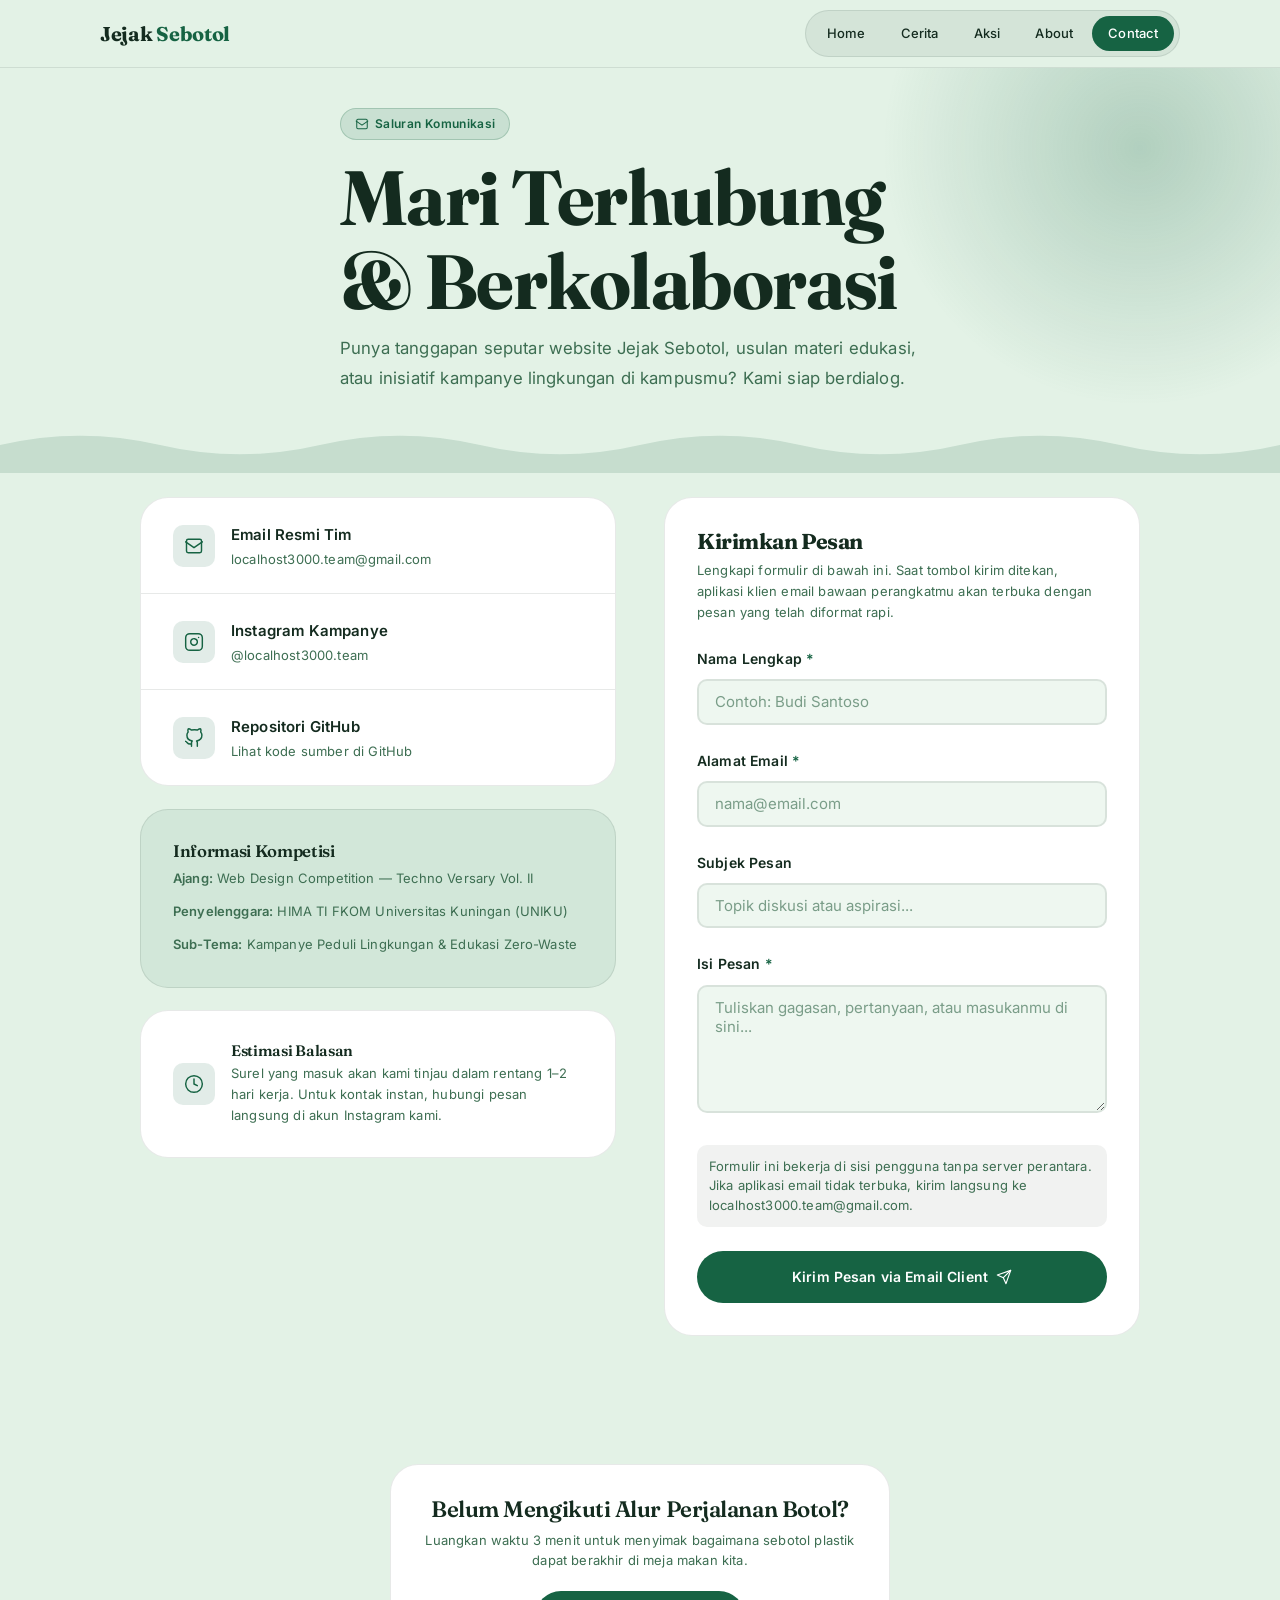
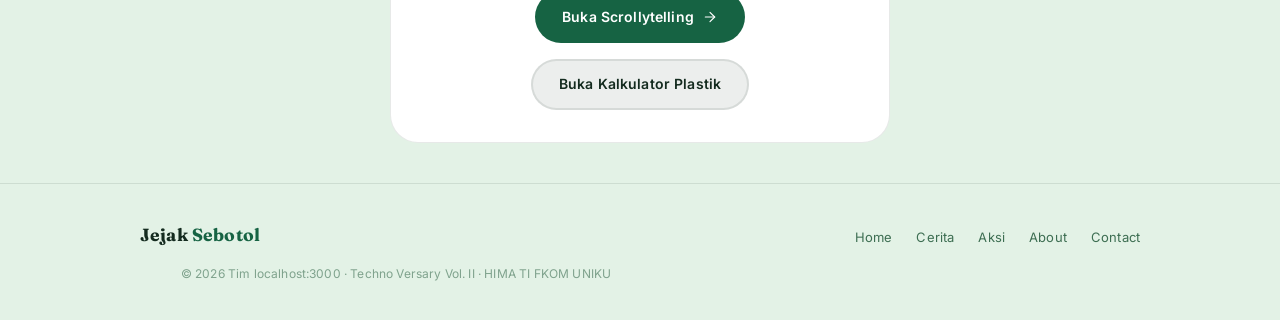
<file: contact.html>
<!DOCTYPE html>
<html lang="id">
<head>
  <meta charset="UTF-8">
  <meta name="viewport" content="width=device-width, initial-scale=1.0">
  <title>Contact | Jejak Sebotol — Hubungi Tim localhost:3000</title>
  <meta name="description" content="Kirimkan aspirasi, kritik membangun, atau peluang kolaborasi kampanye zero-waste kepada Tim localhost:3000 melalui formulir pesan atau kontak resmi kami.">
  <meta name="theme-color" content="#E3F2E6">

  <!-- Google Fonts: Fraunces (600, 700) + Inter (400, 500, 600) -->
  <link rel="preconnect" href="https://fonts.googleapis.com">
  <link rel="preconnect" href="https://fonts.gstatic.com" crossorigin>
  <link rel="stylesheet" href="https://fonts.googleapis.com/css2?family=Fraunces:ital,opsz,wght@0,9..144,600;0,9..144,700;1,9..144,600&family=Inter:wght@400;500;600&display=swap">

  <link rel="stylesheet" href="css/style.css">
  <link rel="stylesheet" href="css/animations.css">
  <noscript><style>.fade-up{opacity:1!important;transform:none!important}</style></noscript>
  <link rel="icon" href="data:image/svg+xml,%3Csvg xmlns='http://www.w3.org/2000/svg' viewBox='0 0 60 140'%3E%3Crect x='22' y='2' width='16' height='12' rx='3' fill='%231E6FD9'/%3E%3Cpath d='M20 14h20l8 22v92a8 8 0 0 1-8 8H20a8 8 0 0 1-8-8V36z' fill='%23BFE3F2' stroke='%231E6FD9' stroke-width='3'/%3E%3C/svg%3E">
</head>
<body data-theme="aksi">
  <!-- Skip link -->
  <a href="#main-content" class="skip-link">Langsung ke formulir pesan</a>

  <!-- ══ NAVBAR KAPSUL ══ -->
  <header class="navbar" role="banner">
    <div class="navbar__inner">
      <a href="index.html" class="logo" aria-label="Jejak Sebotol — Halaman Utama">
        Jejak <span class="logo__accent">Sebotol</span>
      </a>

      <button class="nav-toggle" aria-label="Buka menu navigasi" aria-expanded="false" aria-controls="nav-links">
        <span></span><span></span><span></span>
      </button>

      <nav aria-label="Navigasi utama">
        <ul class="nav-links" id="nav-links" role="list">
          <li><a href="index.html">Home</a></li>
          <li><a href="cerita.html">Cerita</a></li>
          <li><a href="aksi.html">Aksi</a></li>
          <li><a href="about.html">About</a></li>
          <li><a href="contact.html">Contact</a></li>
        </ul>
      </nav>
    </div>
  </header>

  <!-- ══ MAIN CONTENT ══ -->
  <main id="main-content">

    <!-- ── HEADER HALAMAN ── -->
    <section class="section section--tight page-head" aria-labelledby="contact-title">
      <div class="container" style="max-width: 68ch;">
        <div class="chip mb-2">
          <svg width="14" height="14" viewBox="0 0 24 24" fill="none" stroke="currentColor" stroke-width="1.75" stroke-linecap="round" stroke-linejoin="round" aria-hidden="true"><rect x="3" y="4" width="18" height="16" rx="2"/><path d="m22 7-10 7L2 7"/></svg>
          <span>Saluran Komunikasi</span>
        </div>
        <h1 id="contact-title" class="fade-up">Mari Terhubung &amp; Berkolaborasi</h1>
        <p class="fade-up text-muted" style="margin-top: 0.6rem; font-size: 1.05rem;">
          Punya tanggapan seputar website Jejak Sebotol, usulan materi edukasi, atau inisiatif kampanye lingkungan di kampusmu? Kami siap berdialog.
        </p>
      </div>
    </section>

    <!-- ── TATA LETAK KONTAK (2 KOLOM: INFO & FORM) ── -->
    <section class="section" aria-label="Kontak dan formulir pesan" style="padding-top: 0;">
      <div class="container">
        <div class="contact-layout">

          <!-- ── KOLOM KIRI: INFO RESMI TIM ── -->
          <div class="flow fade-up">

            <div class="contact-info">

              <!-- Email Resmi -->
              <a class="contact-row" href="mailto:localhost3000.team@gmail.com" aria-label="Kirim email ke alamat resmi localhost3000.team@gmail.com">
                <div class="contact-icon" aria-hidden="true">
                  <svg width="20" height="20" viewBox="0 0 24 24" fill="none" stroke="currentColor" stroke-width="1.75" stroke-linecap="round" stroke-linejoin="round"><rect x="3" y="4" width="18" height="16" rx="2"/><path d="m22 7-10 7L2 7"/></svg>
                </div>
                <div>
                  <div style="font-weight: 600; font-size: 0.9375rem;">Email Resmi Tim</div>
                  <div class="text-sm text-muted">localhost3000.team@gmail.com</div>
                </div>
              </a>

              <!-- Instagram Resmi -->
              <a class="contact-row" href="https://www.instagram.com/localhost3000.team" target="_blank" rel="noopener noreferrer" aria-label="Kunjungi akun Instagram resmi tim (terbuka di tab baru)">
                <div class="contact-icon" aria-hidden="true">
                  <svg width="20" height="20" viewBox="0 0 24 24" fill="none" stroke="currentColor" stroke-width="1.75" stroke-linecap="round" stroke-linejoin="round"><rect x="2" y="2" width="20" height="20" rx="5"/><path d="M16 11.37A4 4 0 1 1 12.63 8 4 4 0 0 1 16 11.37z"/><line x1="17.5" y1="6.5" x2="17.51" y2="6.5"/></svg>
                </div>
                <div>
                  <div style="font-weight: 600; font-size: 0.9375rem;">Instagram Kampanye</div>
                  <div class="text-sm text-muted">@localhost3000.team</div>
                </div>
              </a>

              <!-- GitHub Repository -->
              <a class="contact-row" href="https://github.com/sigantengkalemregy-max/localhost3000_UMC_WebDesignTechnoversary_vol_II" target="_blank" rel="noopener noreferrer" aria-label="Repositori kode sumber di GitHub (terbuka di tab baru)">
                <div class="contact-icon" aria-hidden="true">
                  <svg width="20" height="20" viewBox="0 0 24 24" fill="none" stroke="currentColor" stroke-width="1.75" stroke-linecap="round" stroke-linejoin="round"><path d="M9 19c-5 1.5-5-2.5-7-3m14 6v-3.87a3.37 3.37 0 0 0-.94-2.61c3.14-.35 6.44-1.54 6.44-7A5.44 5.44 0 0 0 20 4.77 5.07 5.07 0 0 0 19.91 1S18.73.65 16 2.48a13.38 13.38 0 0 0-7 0C6.27.65 5.09 1 5.09 1A5.07 5.07 0 0 0 5 4.77a5.44 5.44 0 0 0-1.5 3.78c0 5.42 3.3 6.61 6.44 7A3.37 3.37 0 0 0 9 18.13V22"/></svg>
                </div>
                <div>
                  <div style="font-weight: 600; font-size: 0.9375rem;">Repositori GitHub</div>
                  <div class="text-sm text-muted">Lihat kode sumber di GitHub</div>
                </div>
              </a>

            </div>

            <!-- Detail Penyelenggaraan Lomba -->
            <article class="card" style="background: color-mix(in srgb, var(--accent) 8%, transparent);">
              <h3 style="font-size: 1.05rem; margin-bottom: 0.5rem;">Informasi Kompetisi</h3>
              <ul class="flow-sm text-sm text-muted">
                <li><strong>Ajang:</strong> Web Design Competition &mdash; Techno Versary Vol. II</li>
                <li><strong>Penyelenggara:</strong> HIMA TI FKOM Universitas Kuningan (UNIKU)</li>
                <li><strong>Sub-Tema:</strong> Kampanye Peduli Lingkungan &amp; Edukasi Zero-Waste</li>
              </ul>
            </article>

            <!-- Responsivitas Layanan -->
            <div class="card" style="display: flex; gap: 1rem; align-items: center;">
              <div class="contact-icon" style="flex-shrink: 0;" aria-hidden="true">
                <svg width="20" height="20" viewBox="0 0 24 24" fill="none" stroke="currentColor" stroke-width="1.75" stroke-linecap="round" stroke-linejoin="round"><circle cx="12" cy="12" r="10"/><polyline points="12 6 12 12 16 14"/></svg>
              </div>
              <div>
                <h3 style="font-size: 0.95rem;">Estimasi Balasan</h3>
                <p class="text-sm text-muted" style="margin-top: 0.2rem;">
                  Surel yang masuk akan kami tinjau dalam rentang 1&ndash;2 hari kerja. Untuk kontak instan, hubungi pesan langsung di akun Instagram kami.
                </p>
              </div>
            </div>

          </div>

          <!-- ── KOLOM KANAN: FORMULIR PESAN MAILTO ── -->
          <div class="card fade-up">
            <h2 style="font-size: 1.35rem; margin-bottom: 0.4rem;">Kirimkan Pesan</h2>
            <p class="text-sm text-muted" style="margin-bottom: 1.5rem;">
              Lengkapi formulir di bawah ini. Saat tombol kirim ditekan, aplikasi klien email bawaan perangkatmu akan terbuka dengan pesan yang telah diformat rapi.
            </p>

            <form id="contact-form" aria-label="Formulir pengiriman surel ke tim">

              <div class="form-group">
                <label for="f-nama">
                  Nama Lengkap <span class="form-required" aria-hidden="true">*</span>
                </label>
                <input
                  class="form-control"
                  type="text"
                  id="f-nama"
                  name="nama"
                  placeholder="Contoh: Budi Santoso"
                  required
                  autocomplete="name"
                  aria-required="true">
              </div>

              <div class="form-group">
                <label for="f-email">
                  Alamat Email <span class="form-required" aria-hidden="true">*</span>
                </label>
                <input
                  class="form-control"
                  type="email"
                  id="f-email"
                  name="email"
                  placeholder="nama@email.com"
                  required
                  autocomplete="email"
                  aria-required="true">
              </div>

              <div class="form-group">
                <label for="f-subjek">Subjek Pesan</label>
                <input
                  class="form-control"
                  type="text"
                  id="f-subjek"
                  name="subjek"
                  placeholder="Topik diskusi atau aspirasi..."
                  autocomplete="off">
              </div>

              <div class="form-group">
                <label for="f-pesan">
                  Isi Pesan <span class="form-required" aria-hidden="true">*</span>
                </label>
                <textarea
                  class="form-control"
                  id="f-pesan"
                  name="pesan"
                  rows="5"
                  placeholder="Tuliskan gagasan, pertanyaan, atau masukanmu di sini..."
                  required
                  aria-required="true"></textarea>
              </div>

              <div class="text-sm text-muted mb-3" style="padding: 0.75rem; background: color-mix(in srgb, var(--fg) 6%, transparent); border-radius: var(--r-sm); line-height: 1.5;">
                Formulir ini bekerja di sisi pengguna tanpa server perantara. Jika aplikasi email tidak terbuka, kirim langsung ke localhost3000.team@gmail.com.
              </div>

              <button type="submit" class="btn btn-primary w-full">
                <span>Kirim Pesan via Email Client</span>
                <svg width="16" height="16" viewBox="0 0 24 24" fill="none" stroke="currentColor" stroke-width="1.75" stroke-linecap="round" stroke-linejoin="round" aria-hidden="true"><line x1="22" y1="2" x2="11" y2="13"/><polygon points="22 2 15 22 11 13 2 9 22 2"/></svg>
              </button>

            </form>
          </div>

        </div>
      </div>
    </section>

    <!-- ── NAVIGASI PENUTUP ── -->
    <section class="section section--tight text-center" aria-label="Navigasi penutup">
      <div class="container" style="max-width: 580px;">
        <div class="card fade-up">
          <h3>Belum Mengikuti Alur Perjalanan Botol?</h3>
          <p class="text-muted text-sm" style="margin: 0.5rem auto 1.25rem;">
            Luangkan waktu 3 menit untuk menyimak bagaimana sebotol plastik dapat berakhir di meja makan kita.
          </p>
          <div class="flex flex-center gap-2" style="flex-wrap: wrap;">
            <a href="cerita.html" class="btn btn-primary">
              <span>Buka Scrollytelling</span>
              <svg width="15" height="15" viewBox="0 0 24 24" fill="none" stroke="currentColor" stroke-width="1.75" stroke-linecap="round" stroke-linejoin="round" aria-hidden="true"><line x1="5" y1="12" x2="19" y2="12"/><polyline points="12 5 19 12 12 19"/></svg>
            </a>
            <a href="aksi.html" class="btn btn-ghost">
              <span>Buka Kalkulator Plastik</span>
            </a>
          </div>
        </div>
      </div>
    </section>

  </main>

  <!-- ══ FOOTER KONSISTEN ══ -->
  <footer class="footer" role="contentinfo">
    <div class="container">
      <div class="footer__inner">
        <span class="footer__brand">Jejak <span class="footer__brand-accent">Sebotol</span></span>
        <ul class="footer__nav" role="list">
          <li><a href="index.html">Home</a></li>
          <li><a href="cerita.html">Cerita</a></li>
          <li><a href="aksi.html">Aksi</a></li>
          <li><a href="about.html">About</a></li>
          <li><a href="contact.html">Contact</a></li>
        </ul>
      </div>
      <p class="footer__copy">
        &copy; 2026 Tim localhost:3000 &middot; Techno Versary Vol. II &middot; HIMA TI FKOM UNIKU
      </p>
    </div>
  </footer>

  <script src="js/script.js"></script>
</body>
</html>
</file>
<file: css/style.css>
/* ============================================================
   JEJAK SEBOTOL — style.css  (v2 — full redesign)
   Tim localhost:3000 | Techno Versary Vol. II
   Fonts: Fraunces 600/700 (judul) + Inter 400/500/600 (body)
   ============================================================ */

/* ── 0. Google Fonts ──────────────────────────────────────── */
@import url('https://fonts.googleapis.com/css2?family=Fraunces:ital,opsz,wght@0,9..144,600;0,9..144,700;1,9..144,600&family=Inter:wght@400;500;600&display=swap');

/* ── 1. Design Tokens ─────────────────────────────────────── */
:root {
  /* Spacing scale */
  --space-1:  0.25rem;
  --space-2:  0.5rem;
  --space-3:  0.75rem;
  --space-4:  1rem;
  --space-5:  1.5rem;
  --space-6:  2rem;
  --space-7:  3rem;
  --space-8:  4rem;
  --space-9:  6rem;

  /* Radius */
  --r-sm:   10px;
  --r-md:   18px;
  --r-lg:   28px;
  --r-xl:   40px;
  --r-pill: 999px;

  /* Shadows */
  --sh-sm: 0 1px 4px rgba(0,0,0,0.07), 0 2px 8px rgba(0,0,0,0.05);
  --sh-md: 0 4px 16px rgba(0,0,0,0.09), 0 8px 32px rgba(0,0,0,0.06);
  --sh-lg: 0 16px 48px rgba(0,0,0,0.13), 0 4px 16px rgba(0,0,0,0.07);

  /* Nav height */
  --nav-h: 68px;

  /* Easing — buttery smooth */
  --ease-out: cubic-bezier(0.22, 1, 0.36, 1);
  --ease-in-out: cubic-bezier(0.37, 0, 0.63, 1);

  /* Transition durations */
  --dur-fast:  0.22s;
  --dur-mid:   0.45s;
  --dur-slow:  0.75s;
  --dur-bg:    0.9s;

  /* Transition presets */
  --t-fast:  var(--dur-fast) var(--ease-out);
  --t-mid:   var(--dur-mid)  var(--ease-out);
  --t-slow:  var(--dur-slow) var(--ease-out);
  --t-bg:    background-color var(--dur-bg) var(--ease-out),
             color            var(--dur-bg) var(--ease-out);
}

/* ── 2. Colour Themes (data-theme on <body>) ──────────────── */

/* Default / Scene 1 — Warm Cream */
:root,
body[data-theme="rumah"] {
  --bg:         #F4EBD9;
  --bg-card:    #FFFFFF;
  --fg:         #26211A;
  --fg-muted:   #7A6855;
  --fg-on-card: #26211A;
  --accent:     #1E6FD9;
  --accent-dk:  #1557B0;
  --accent-lt:  #D6E8FC;
  --accent-on:  #FFFFFF;
  --border:     rgba(38,33,26,0.10);
  --overlay:    rgba(244,235,217,0.80);
}

/* Scene 2 — Murky River */
body[data-theme="sungai"] {
  --bg:         #6F6350;
  --bg-card:    rgba(255,255,255,0.10);
  --fg:         #F8F5EE;
  --fg-muted:   #D4C4A0;
  --fg-on-card: #F8F5EE;
  --accent:     #F1D38A;
  --accent-dk:  #D4A83C;
  --accent-lt:  rgba(241,211,138,0.18);
  --accent-on:  #26211A;
  --border:     rgba(248,245,238,0.14);
  --overlay:    rgba(111,99,80,0.80);
}

/* Scene 3 — Deep Ocean */
body[data-theme="laut"] {
  --bg:         #0B3C49;
  --bg-card:    rgba(255,255,255,0.08);
  --fg:         #F0F8FA;
  --fg-muted:   #89C4D2;
  --fg-on-card: #F0F8FA;
  --accent:     #6FD0E8;
  --accent-dk:  #3DB8D4;
  --accent-lt:  rgba(111,208,232,0.16);
  --accent-on:  #0B3C49;
  --border:     rgba(111,208,232,0.18);
  --overlay:    rgba(11,60,73,0.80);
}

/* Scene 4 — Dark Warning */
body[data-theme="piring"] {
  --bg:         #1F2A30;
  --bg-card:    rgba(255,255,255,0.07);
  --fg:         #F3F6F8;
  --fg-muted:   #8A9EA6;
  --fg-on-card: #F3F6F8;
  --accent:     #F1D38A;
  --accent-dk:  #D4A83C;
  --accent-lt:  rgba(241,211,138,0.14);
  --accent-on:  #1F2A30;
  --border:     rgba(241,211,138,0.14);
  --overlay:    rgba(31,42,48,0.80);
}

/* Scene 5 / Aksi / About / Contact — Hope Green */
body[data-theme="aksi"],
body[data-theme="harapan"] {
  --bg:         #E3F2E6;
  --bg-card:    #FFFFFF;
  --fg:         #142B1F;
  --fg-muted:   #3D6E52;
  --fg-on-card: #142B1F;
  --accent:     #1F8A5B;
  --accent-dk:  #166343;
  --accent-lt:  #C8EDD7;
  --accent-on:  #FFFFFF;
  --border:     rgba(20,43,31,0.10);
  --overlay:    rgba(227,242,230,0.80);
}

/* ── 3. Reset ─────────────────────────────────────────────── */
*, *::before, *::after {
  box-sizing: border-box;
  margin: 0;
  padding: 0;
}

html {
  scroll-behavior: smooth;
  -webkit-text-size-adjust: 100%;
  text-size-adjust: 100%;
}

img, svg { display: block; max-width: 100%; }
ul, ol   { list-style: none; }
button   { font: inherit; cursor: pointer; }
a        { text-decoration: none; }

/* ── 4. Base Typography ───────────────────────────────────── */
body {
  font-family: 'Inter', system-ui, -apple-system, sans-serif;
  font-size: clamp(0.9375rem, 1.4vw, 1rem);
  font-weight: 400;
  line-height: 1.75;
  letter-spacing: 0.01em;
  background-color: var(--bg);
  color: var(--fg);
  transition: var(--t-bg);
  min-height: 100vh;
  overflow-x: hidden;
  -webkit-font-smoothing: antialiased;
  -moz-osx-font-smoothing: grayscale;
}

/* Heading — Fraunces */
h1, h2, h3, h4, .display {
  font-family: 'Fraunces', Georgia, serif;
  font-weight: 700;
  line-height: 1.1;
  letter-spacing: -0.02em;
  text-wrap: balance;
}

h1      { font-size: clamp(2.4rem, 7vw, 4.8rem); }
h2      { font-size: clamp(1.75rem, 4vw, 2.8rem); margin-bottom: var(--space-3); }
h3      { font-size: clamp(1.1rem, 2vw, 1.4rem); font-weight: 600; }
.display{ font-size: clamp(2.8rem, 9vw, 6rem); line-height: 1.0; letter-spacing: -0.03em; }

/* Stat numbers use Fraunces */
.stat-num {
  font-family: 'Fraunces', Georgia, serif;
  font-size: clamp(1.75rem, 3vw, 2.2rem);
  font-weight: 700;
  color: var(--accent);
  display: block;
  line-height: 1;
  letter-spacing: -0.02em;
}

p         { max-width: 64ch; }
p + p     { margin-top: 0.9em; }
small, .text-sm { font-size: 0.8125rem; line-height: 1.6; }
strong    { font-weight: 600; }
em        { font-style: italic; }

.label-xs {
  font-size: 0.6875rem;
  font-weight: 600;
  letter-spacing: 0.1em;
  text-transform: uppercase;
}

/* Source citation */
.src-cite {
  display: inline-flex;
  align-items: center;
  gap: 0.3rem;
  font-size: 0.72rem;
  font-weight: 500;
  color: var(--fg-muted);
  margin-top: var(--space-3);
  padding: 0.2rem 0.6rem;
  border-radius: var(--r-sm);
  background: color-mix(in srgb, var(--fg) 7%, transparent);
  border: 1px solid var(--border);
}

/* ── 5. Layout ────────────────────────────────────────────── */
.container {
  width: 100%;
  max-width: 1080px;
  margin-inline: auto;
  padding-inline: clamp(1rem, 5vw, 2.5rem);
}

.section {
  padding-block: clamp(3rem, 7vw, 5.5rem);
}

.section--tight { padding-block: clamp(1.5rem, 3.5vw, 2.5rem); }

.flow > * + *    { margin-top: 1.4rem; }
.flow-sm > * + * { margin-top: 0.75rem; }

/* ── 6. Navbar ────────────────────────────────────────────── */
.navbar {
  position: sticky;
  top: 0;
  z-index: 100;
  height: var(--nav-h);
  display: flex;
  align-items: center;
  padding-inline: clamp(1rem, 5vw, 2.5rem);
  background: color-mix(in srgb, var(--bg) 84%, transparent);
  backdrop-filter: blur(20px) saturate(1.5);
  -webkit-backdrop-filter: blur(20px) saturate(1.5);
  border-bottom: 1px solid var(--border);
  transition: var(--t-bg),
              box-shadow var(--t-fast),
              border-color var(--dur-bg) var(--ease-out);
}

.navbar.scrolled { box-shadow: var(--sh-sm); }

.navbar__inner {
  display: flex;
  align-items: center;
  justify-content: space-between;
  width: 100%;
  max-width: 1080px;
  margin-inline: auto;
  gap: var(--space-4);
}

/* Logo */
.logo {
  font-family: 'Fraunces', Georgia, serif;
  font-size: 1.25rem;
  font-weight: 700;
  color: var(--fg);
  letter-spacing: -0.015em;
  flex-shrink: 0;
  transition: color var(--t-fast);
}
.logo__accent { color: var(--accent); transition: color var(--dur-bg) var(--ease-out); }

/* Pill nav */
.nav-links {
  display: flex;
  align-items: center;
  gap: 0.2rem;
  background: color-mix(in srgb, var(--fg) 7%, transparent);
  padding: 0.3rem;
  border-radius: var(--r-pill);
  border: 1px solid var(--border);
  transition: background var(--dur-bg) var(--ease-out),
              border-color var(--dur-bg) var(--ease-out);
}

.nav-links a {
  display: block;
  padding: 0.4rem 1rem;
  border-radius: var(--r-pill);
  font-size: 0.8125rem;
  font-weight: 500;
  color: var(--fg);
  letter-spacing: 0.01em;
  transition: background var(--t-fast), color var(--t-fast);
  white-space: nowrap;
}
.nav-links a:hover            { background: color-mix(in srgb, var(--accent) 12%, transparent); color: var(--accent); }
.nav-links a[aria-current],
.nav-links a.active           { background: var(--accent); color: var(--accent-on); }

/* Mobile hamburger */
.nav-toggle {
  display: none;
  flex-direction: column;
  gap: 5px;
  padding: 8px 6px;
  background: none;
  border: none;
  border-radius: var(--r-sm);
  transition: background var(--t-fast);
}
.nav-toggle:hover { background: color-mix(in srgb, var(--fg) 8%, transparent); }
.nav-toggle span {
  display: block;
  width: 22px;
  height: 2px;
  background: var(--fg);
  border-radius: 2px;
  transition: transform var(--t-mid), opacity var(--t-fast);
}
.nav-toggle[aria-expanded="true"] span:nth-child(1) { transform: translateY(7px) rotate(45deg); }
.nav-toggle[aria-expanded="true"] span:nth-child(2) { opacity: 0; transform: scaleX(0); }
.nav-toggle[aria-expanded="true"] span:nth-child(3) { transform: translateY(-7px) rotate(-45deg); }

/* ── 7. Buttons ───────────────────────────────────────────── */
.btn {
  display: inline-flex;
  align-items: center;
  justify-content: center;
  gap: 0.5rem;
  padding: 0.72rem 1.6rem;
  border-radius: var(--r-pill);
  font-family: 'Inter', sans-serif;
  font-size: 0.875rem;
  font-weight: 600;
  letter-spacing: 0.01em;
  border: 2px solid transparent;
  transition: transform var(--t-fast),
              box-shadow var(--t-fast),
              background var(--t-fast),
              color var(--t-fast),
              border-color var(--t-fast),
              filter var(--t-fast);
  user-select: none;
  -webkit-user-select: none;
  cursor: pointer;
}
.btn:hover  { transform: translateY(-2px); box-shadow: var(--sh-md); }
.btn:active { transform: translateY(0);    box-shadow: var(--sh-sm); }

.btn-primary { background: var(--accent); color: var(--accent-on); }
.btn-primary:hover { background: var(--accent-dk); color: var(--accent-on); }

.btn-outline { background: transparent; color: var(--accent); border-color: var(--accent); }
.btn-outline:hover { background: var(--accent); color: var(--accent-on); }

.btn-ghost {
  background: color-mix(in srgb, var(--fg) 8%, transparent);
  color: var(--fg);
  border-color: var(--border);
}
.btn-ghost:hover { background: color-mix(in srgb, var(--fg) 14%, transparent); color: var(--fg); }

.btn-sm { padding: 0.5rem 1.1rem; font-size: 0.8125rem; }
.btn-lg { padding: 0.9rem 2.2rem; font-size: 0.9375rem; }

.btn svg { width: 16px; height: 16px; flex-shrink: 0; }

/* ── 8. Cards / Bento ─────────────────────────────────────── */
.bento {
  display: grid;
  gap: 1.1rem;
}
.bento--3 { grid-template-columns: repeat(3, 1fr); }
.bento--2 { grid-template-columns: repeat(2, 1fr); }
.bento--auto { grid-template-columns: repeat(auto-fill, minmax(260px,1fr)); }

.card {
  background: var(--bg-card);
  border: 1px solid var(--border);
  border-radius: var(--r-lg);
  padding: clamp(1.4rem, 2.5vw, 2rem);
  transition: transform var(--t-mid),
              box-shadow var(--t-mid),
              background var(--dur-bg) var(--ease-out),
              border-color var(--dur-bg) var(--ease-out);
  position: relative;
  overflow: hidden;
}
.card:hover { transform: translateY(-3px); box-shadow: var(--sh-md); }

.card--accent {
  background: var(--accent);
  color: var(--accent-on);
  border-color: transparent;
}
.card--accent .stat-num   { color: var(--accent-on); }
.card--accent .src-cite   { background: rgba(255,255,255,0.18); color: rgba(255,255,255,0.85); border-color: rgba(255,255,255,0.2); }
.card--accent .text-muted { color: rgba(255,255,255,0.80); }

.card__icon {
  width: 44px;
  height: 44px;
  display: flex;
  align-items: center;
  justify-content: center;
  border-radius: var(--r-sm);
  background: color-mix(in srgb, var(--accent) 14%, transparent);
  margin-bottom: var(--space-4);
  color: var(--accent);
  transition: background var(--dur-bg) var(--ease-out);
}

.card--wide { grid-column: span 2; }
.card--tall { grid-row: span 2; }

/* Photo card with overlay */
.card--photo {
  background-size: cover;
  background-position: center;
  color: #fff;
  border: none;
  min-height: 260px;
  display: flex;
  flex-direction: column;
  justify-content: flex-end;
}
.card--photo::before {
  content: '';
  position: absolute;
  inset: 0;
  background: linear-gradient(to top, rgba(0,0,0,0.70) 0%, rgba(0,0,0,0.20) 60%, transparent 100%);
  border-radius: inherit;
  z-index: 0;
}
.card--photo > * { position: relative; z-index: 1; }

/* ── 9. Hero ──────────────────────────────────────────────── */
.hero {
  min-height: calc(100vh - var(--nav-h));
  display: grid;
  grid-template-columns: 1fr 1fr;
  align-items: center;
  gap: clamp(2rem, 5vw, 4rem);
  padding-block: clamp(2.5rem, 6vh, 4.5rem);
}

.hero__text h1  { margin-bottom: var(--space-5); }
.hero__text > p { margin-bottom: var(--space-6); font-size: 1.0625rem; color: var(--fg-muted); }

.hero__visual {
  display: flex;
  align-items: center;
  justify-content: center;
}

/* ── 10. Scroll Hint ──────────────────────────────────────── */
.scroll-hint {
  display: flex;
  flex-direction: column;
  align-items: center;
  gap: 0.4rem;
  padding: 0.5rem 0 2rem;
  color: var(--fg-muted);
  font-size: 0.75rem;
  font-weight: 500;
  letter-spacing: 0.08em;
  text-transform: uppercase;
  animation: scrollHint 2.2s var(--ease-in-out) infinite;
}
.scroll-hint svg {
  width: 20px; height: 20px;
  color: var(--fg-muted);
  animation: scrollBounce 2.2s var(--ease-in-out) infinite;
}
@keyframes scrollBounce {
  0%, 100% { transform: translateY(0); }
  50%       { transform: translateY(6px); }
}
@keyframes scrollHint {
  0%, 60%, 100% { opacity: 0.7; }
  30%            { opacity: 1; }
}

/* ── 11. Story Page Layout ────────────────────────────────── */
.story-layout {
  display: grid;
  grid-template-columns: 46% 54%;
}

/* Left column: sticky bottle stage */
.bottle-stage {
  position: sticky;
  top: var(--nav-h);
  height: calc(100vh - var(--nav-h));
  display: flex;
  flex-direction: column;
  align-items: center;
  justify-content: center;
  gap: var(--space-4);
  padding: var(--space-6);
  overflow: hidden;
  border-right: 1px solid var(--border);
  transition: border-color var(--dur-bg) var(--ease-out);
}

/* Ambient background glow */
.stage-glow {
  position: absolute;
  inset: 0;
  pointer-events: none;
  background: radial-gradient(ellipse 60% 50% at 50% 60%, color-mix(in srgb, var(--accent) 14%, transparent), transparent 70%);
  transition: background var(--dur-bg) var(--ease-out);
}

/* Illustration switching */
.stage-illus {
  width: 100%;
  max-width: 260px;
  height: auto;
  position: absolute;
  top: 50%;
  left: 50%;
  transform: translate(-50%, -50%);
  opacity: 0;
  pointer-events: none;
  transition: opacity var(--dur-slow) var(--ease-out),
              transform var(--dur-slow) var(--ease-out);
  filter: drop-shadow(0 20px 40px rgba(0,0,0,0.18));
}

.stage-illus.active {
  opacity: 1;
  position: relative;
  top: auto; left: auto;
  transform: none;
  pointer-events: auto;
}

/* Per-scene animations */
.stage-illus[data-for="scene-1"].active { animation: floatUp 4s var(--ease-in-out) infinite; }
.stage-illus[data-for="scene-2"].active { animation: tiltRock 6s var(--ease-in-out) infinite; }
.stage-illus[data-for="scene-3"].active { animation: sinkDrift 9s var(--ease-in-out) infinite; }
.stage-illus[data-for="scene-4"].active { animation: platePulse 5s var(--ease-in-out) infinite; }
.stage-illus[data-for="scene-5"].active { animation: floatUp 3.6s var(--ease-in-out) infinite; }

@keyframes floatUp    { 0%,100%{transform:translateY(0)} 50%{transform:translateY(-14px)} }
@keyframes tiltRock   { 0%,100%{transform:rotate(-25deg) translateY(0)} 50%{transform:rotate(-20deg) translateY(-10px)} }
@keyframes sinkDrift  { 0%,100%{transform:rotate(-110deg) translateY(0)} 50%{transform:rotate(-116deg) translateY(8px)} }
@keyframes platePulse { 0%,100%{transform:scale(1)} 50%{transform:scale(1.04) translateY(-5px)} }

.stage-label {
  font-size: 0.6875rem;
  font-weight: 600;
  letter-spacing: 0.12em;
  text-transform: uppercase;
  color: var(--accent);
  opacity: 0.75;
  transition: color var(--dur-bg) var(--ease-out);
  text-align: center;
  position: relative;
  z-index: 1;
}

/* Progress dots */
.stage-dots {
  display: flex;
  gap: 0.4rem;
  position: relative;
  z-index: 1;
}
.stage-dot {
  width: 6px;
  height: 6px;
  border-radius: 50%;
  background: var(--fg);
  opacity: 0.2;
  border: none;
  padding: 0;
  transition: opacity var(--t-fast), transform var(--t-fast), background var(--t-fast);
  cursor: pointer;
}
.stage-dot.active { opacity: 1; transform: scale(1.5); background: var(--accent); }

/* Right column: scenes */
.scene {
  min-height: 100vh;
  display: flex;
  flex-direction: column;
  justify-content: center;
  padding: clamp(3rem, 9vh, 6rem) clamp(1.5rem, 4vw, 3rem);
  position: relative;
  overflow: hidden;
}

.scene__badge {
  display: inline-flex;
  align-items: center;
  gap: 0.5rem;
  font-size: 0.6875rem;
  font-weight: 600;
  letter-spacing: 0.12em;
  text-transform: uppercase;
  color: var(--accent);
  margin-bottom: var(--space-4);
  transition: color var(--dur-bg) var(--ease-out);
}
.scene__badge-dot {
  width: 6px;
  height: 6px;
  border-radius: 50%;
  background: currentColor;
  flex-shrink: 0;
}

.scene__content { max-width: 510px; }
.scene__title   { margin-bottom: var(--space-5); }
.scene__body    { color: var(--fg-muted); line-height: 1.84; transition: color var(--dur-bg) var(--ease-out); }
.scene__body p + p { margin-top: 0.9em; }

/* Data callout inside scene */
.callout {
  margin: var(--space-6) 0;
  padding: var(--space-5) var(--space-5);
  background: var(--bg-card);
  border-left: 3px solid var(--accent);
  border-radius: 0 var(--r-sm) var(--r-sm) 0;
  transition: background var(--dur-bg) var(--ease-out),
              border-color var(--dur-bg) var(--ease-out);
}
.callout__num  { font-family:'Fraunces',serif; font-size:1.9rem; font-weight:700; color:var(--accent); display:block; line-height:1.1; letter-spacing:-0.02em; transition:color var(--dur-bg) var(--ease-out); }
.callout__desc { font-size:0.875rem; color:var(--fg-muted); margin-top:0.35rem; line-height:1.6; transition:color var(--dur-bg) var(--ease-out); }
.callout__src  { font-size:0.72rem; color:var(--fg-muted); margin-top:var(--space-3); opacity:0.75; }

/* ── 12. Progress Indicator (vertical, story page) ────────── */
.progress-indicator {
  position: fixed;
  right: 1.25rem;
  top: 50%;
  transform: translateY(-50%);
  z-index: 50;
  display: flex;
  flex-direction: column;
  align-items: center;
  gap: 0.6rem;
}

.pi-counter {
  font-family: 'Fraunces', serif;
  font-size: 0.65rem;
  font-weight: 700;
  color: var(--fg);
  opacity: 0.45;
  letter-spacing: 0.05em;
  writing-mode: vertical-rl;
  margin-bottom: 0.4rem;
  transition: color var(--dur-bg) var(--ease-out);
}

.pi-dots { display: flex; flex-direction: column; gap: 0.5rem; }

.pi-dot {
  width: 7px;
  height: 7px;
  border-radius: 50%;
  background: var(--fg);
  opacity: 0.2;
  border: none;
  padding: 0;
  cursor: pointer;
  transition: opacity var(--t-mid), transform var(--t-mid), background var(--t-fast);
}
.pi-dot.active        { opacity: 1; transform: scale(1.6); background: var(--accent); }
.pi-dot:hover:not(.active) { opacity: 0.5; transform: scale(1.3); }

/* ── 13. Fade-up Animation ────────────────────────────────── */
.fade-up {
  opacity: 0;
  transform: translateY(24px);
  transition: opacity var(--dur-slow) var(--ease-out),
              transform var(--dur-slow) var(--ease-out);
}
.fade-up.in-view { opacity: 1; transform: translateY(0); }
.fade-up:nth-child(2) { transition-delay: 0.1s; }
.fade-up:nth-child(3) { transition-delay: 0.18s; }
.fade-up:nth-child(4) { transition-delay: 0.26s; }
.fade-up:nth-child(5) { transition-delay: 0.34s; }

/* ── 14. Count-up Numbers ─────────────────────────────────── */
.count-up { display: inline-block; }

/* ── 15. Microplastic Particle Canvas ─────────────────────── */
#particle-canvas {
  position: absolute;
  inset: 0;
  pointer-events: none;
  opacity: 0;
  transition: opacity 0.9s var(--ease-out);
  z-index: 0;
}
#particle-canvas.visible { opacity: 1; }

/* ── 16. Kalkulator (aksi.html) ───────────────────────────── */
.calc-layout {
  display: grid;
  grid-template-columns: 1fr 1fr;
  gap: var(--space-6);
  align-items: start;
}

.calc-panel {
  background: var(--bg-card);
  border: 1px solid var(--border);
  border-radius: var(--r-lg);
  padding: clamp(1.5rem, 3vw, 2.2rem);
  transition: background var(--dur-bg) var(--ease-out),
              border-color var(--dur-bg) var(--ease-out);
}

.input-group { margin-bottom: var(--space-6); }

.input-group label {
  display: flex;
  align-items: center;
  gap: 0.5rem;
  font-size: 0.875rem;
  font-weight: 600;
  margin-bottom: var(--space-2);
  color: var(--fg);
}
.input-group label svg { width: 18px; height: 18px; color: var(--accent); flex-shrink: 0; }

.input-hint {
  font-size: 0.775rem;
  color: var(--fg-muted);
  margin-bottom: var(--space-3);
  display: block;
  line-height: 1.5;
}

/* Stepper */
.stepper {
  display: inline-flex;
  align-items: stretch;
  border: 2px solid var(--accent);
  border-radius: var(--r-sm);
  overflow: hidden;
  transition: border-color var(--dur-bg) var(--ease-out);
}
.stepper__btn {
  width: 42px;
  display: flex;
  align-items: center;
  justify-content: center;
  background: color-mix(in srgb, var(--accent) 10%, transparent);
  border: none;
  font-size: 1.3rem;
  font-weight: 500;
  color: var(--accent);
  line-height: 1;
  transition: background var(--t-fast), color var(--t-fast);
}
.stepper__btn:hover { background: var(--accent); color: var(--accent-on); }
.stepper__btn:active{ opacity: 0.85; }

.stepper__input {
  width: 68px;
  height: 42px;
  text-align: center;
  border: none;
  border-inline: 2px solid var(--accent);
  background: color-mix(in srgb, var(--bg) 90%, transparent);
  color: var(--fg);
  font-family: 'Fraunces', serif;
  font-size: 1.1rem;
  font-weight: 700;
  outline: none;
  transition: background var(--dur-bg) var(--ease-out),
              color var(--dur-bg) var(--ease-out),
              border-color var(--dur-bg) var(--ease-out);
}

/* Range slider */
.range-wrap { margin-top: var(--space-3); }

input[type="range"] {
  -webkit-appearance: none;
  appearance: none;
  width: 100%;
  height: 5px;
  border-radius: var(--r-pill);
  background: color-mix(in srgb, var(--accent) 22%, transparent);
  outline: none;
  cursor: pointer;
  border: none;
  margin-bottom: var(--space-2);
  transition: background var(--dur-bg) var(--ease-out);
}
input[type="range"]::-webkit-slider-thumb {
  -webkit-appearance: none;
  width: 20px; height: 20px;
  border-radius: 50%;
  background: var(--accent);
  box-shadow: var(--sh-sm);
  cursor: pointer;
  transition: transform var(--t-fast), box-shadow var(--t-fast), background var(--dur-bg) var(--ease-out);
}
input[type="range"]::-webkit-slider-thumb:hover { transform: scale(1.25); box-shadow: var(--sh-md); }
input[type="range"]::-moz-range-thumb {
  width: 20px; height: 20px;
  border-radius: 50%;
  background: var(--accent);
  border: none;
  cursor: pointer;
}

.range-labels {
  display: flex;
  justify-content: space-between;
  font-size: 0.72rem;
  color: var(--fg-muted);
  letter-spacing: 0.03em;
}

/* Target buttons */
.target-opts { display: flex; gap: 0.5rem; flex-wrap: wrap; }
.target-btn {
  padding: 0.45rem 1rem;
  border-radius: var(--r-pill);
  border: 2px solid var(--border);
  background: transparent;
  color: var(--fg);
  font-size: 0.8125rem;
  font-weight: 600;
  cursor: pointer;
  transition: border-color var(--t-fast), background var(--t-fast), color var(--t-fast);
}
.target-btn:hover,
.target-btn.selected { border-color: var(--accent); background: var(--accent); color: var(--accent-on); }

/* Result panel */
.calc-result {
  background: var(--bg-card);
  border: 1px solid var(--border);
  border-radius: var(--r-lg);
  padding: clamp(1.5rem, 3vw, 2.2rem);
  position: sticky;
  top: calc(var(--nav-h) + 1.2rem);
  transition: background var(--dur-bg) var(--ease-out),
              border-color var(--dur-bg) var(--ease-out);
}

.result-block {
  display: flex;
  flex-direction: column;
  gap: var(--space-4);
}

.result-item {
  text-align: center;
  padding: var(--space-5) var(--space-4);
  border-radius: var(--r-md);
  background: color-mix(in srgb, var(--accent) 8%, transparent);
  border: 1px solid color-mix(in srgb, var(--accent) 18%, transparent);
  transition: background var(--dur-bg) var(--ease-out),
              border-color var(--dur-bg) var(--ease-out);
}
.result-item__num   { font-family:'Fraunces',serif; font-size:2.5rem; font-weight:700; color:var(--accent); line-height:1; display:block; letter-spacing:-0.02em; transition:color var(--dur-bg) var(--ease-out); }
.result-item__label { font-size:0.78rem; color:var(--fg-muted); margin-top:0.4rem; display:block; line-height:1.5; }

.result-item--saved {
  background: color-mix(in srgb, #1F8A5B 10%, transparent);
  border-color: color-mix(in srgb, #1F8A5B 22%, transparent);
}
.result-item--saved .result-item__num { color: #1F8A5B; }

/* ── 17. Checklist (aksi.html) ────────────────────────────── */
.action-grid {
  display: grid;
  grid-template-columns: repeat(auto-fill, minmax(240px, 1fr));
  gap: var(--space-4);
}

.action-card {
  background: var(--bg-card);
  border: 2px solid var(--border);
  border-radius: var(--r-lg);
  padding: var(--space-6) var(--space-5);
  cursor: pointer;
  position: relative;
  overflow: hidden;
  transition: transform var(--t-mid),
              box-shadow var(--t-mid),
              border-color var(--t-mid),
              background var(--dur-bg) var(--ease-out);
  outline: none;
}
.action-card:hover   { transform: translateY(-3px); box-shadow: var(--sh-md); }
.action-card.checked { border-color: var(--accent); }
.action-card.checked::after {
  content: '';
  position: absolute;
  inset: 0;
  background: color-mix(in srgb, var(--accent) 7%, transparent);
  pointer-events: none;
  border-radius: inherit;
}

.action-card__icon {
  width: 48px; height: 48px;
  display: flex; align-items: center; justify-content: center;
  border-radius: var(--r-sm);
  background: color-mix(in srgb, var(--accent) 12%, transparent);
  color: var(--accent);
  margin-bottom: var(--space-4);
  transition: background var(--dur-bg) var(--ease-out);
}
.action-card__icon svg { width: 24px; height: 24px; }

.action-card h3   { font-size: 1rem; margin-bottom: var(--space-2); }
.action-card p    { font-size: 0.8125rem; color: var(--fg-muted); line-height: 1.65; }

.action-card__check {
  position: absolute;
  top: 1.1rem; right: 1.1rem;
  width: 24px; height: 24px;
  border: 2px solid var(--border);
  border-radius: 50%;
  display: flex; align-items: center; justify-content: center;
  color: transparent;
  transition: background var(--t-mid), border-color var(--t-mid), color var(--t-mid);
}
.action-card__check svg { width: 12px; height: 12px; }
.action-card.checked .action-card__check {
  background: var(--accent);
  border-color: var(--accent);
  color: var(--accent-on);
}

/* Progress bar */
.progress-track {
  height: 8px;
  border-radius: var(--r-pill);
  background: color-mix(in srgb, var(--fg) 10%, transparent);
  overflow: hidden;
  margin-top: var(--space-5);
}
.progress-fill {
  height: 100%;
  background: var(--accent);
  border-radius: var(--r-pill);
  transition: width 0.6s var(--ease-out), background var(--dur-bg) var(--ease-out);
  min-width: 0;
}
.progress-label {
  font-family: 'Fraunces', serif;
  font-size: 0.9rem;
  font-weight: 700;
  color: var(--accent);
  margin-top: var(--space-3);
  display: block;
  transition: color var(--dur-bg) var(--ease-out);
}

/* ── 18. Team / About ─────────────────────────────────────── */
.team-grid { display: grid; grid-template-columns: repeat(3,1fr); gap: var(--space-4); }

.team-card {
  background: var(--bg-card);
  border: 1px solid var(--border);
  border-radius: var(--r-lg);
  padding: var(--space-7) var(--space-5);
  text-align: center;
  transition: transform var(--t-mid), box-shadow var(--t-mid),
              background var(--dur-bg) var(--ease-out);
}
.team-card:hover { transform: translateY(-3px); box-shadow: var(--sh-md); }

.team-avatar {
  width: 76px; height: 76px;
  border-radius: 50%;
  background: color-mix(in srgb, var(--accent) 18%, transparent);
  border: 3px solid var(--accent);
  display: flex; align-items: center; justify-content: center;
  font-family: 'Fraunces', serif;
  font-size: 1.75rem;
  font-weight: 700;
  color: var(--accent);
  margin: 0 auto var(--space-4);
  transition: background var(--dur-bg) var(--ease-out),
              border-color var(--dur-bg) var(--ease-out),
              color var(--dur-bg) var(--ease-out);
}

.team-role {
  display: inline-block;
  font-size: 0.6875rem;
  font-weight: 600;
  letter-spacing: 0.08em;
  text-transform: uppercase;
  color: var(--accent);
  background: color-mix(in srgb, var(--accent) 12%, transparent);
  padding: 0.22rem 0.75rem;
  border-radius: var(--r-pill);
  margin: 0.4rem 0 0.9rem;
  transition: color var(--dur-bg) var(--ease-out),
              background var(--dur-bg) var(--ease-out);
}

/* Sources list */
.sources-list { display: flex; flex-direction: column; }
.sources-list li {
  display: grid;
  grid-template-columns: 2.5rem 1fr;
  gap: var(--space-4);
  align-items: start;
  padding: var(--space-4) 0;
  border-bottom: 1px solid var(--border);
}
.sources-list li:last-child { border-bottom: none; }
.source-code { font-family:'Fraunces',serif; font-weight:700; font-size:0.78rem; color:var(--accent); padding-top:0.1rem; }

/* ── 19. Contact ──────────────────────────────────────────── */
.contact-layout { display: grid; grid-template-columns: 1fr 1fr; gap: var(--space-7); align-items: start; }

.contact-info {
  background: var(--bg-card);
  border: 1px solid var(--border);
  border-radius: var(--r-lg);
  overflow: hidden;
  transition: background var(--dur-bg) var(--ease-out),
              border-color var(--dur-bg) var(--ease-out);
}

.contact-row {
  display: flex;
  align-items: center;
  gap: var(--space-4);
  padding: var(--space-5) var(--space-6);
  border-bottom: 1px solid var(--border);
  color: var(--fg);
  transition: background var(--t-fast), color var(--t-fast);
}
.contact-row:last-child { border-bottom: none; }
.contact-row:is(a):hover { background: color-mix(in srgb, var(--accent) 7%, transparent); }

.contact-icon {
  width: 42px; height: 42px;
  border-radius: var(--r-sm);
  background: color-mix(in srgb, var(--accent) 12%, transparent);
  display: flex; align-items: center; justify-content: center;
  color: var(--accent);
  flex-shrink: 0;
  transition: background var(--dur-bg) var(--ease-out);
}
.contact-icon svg { width: 20px; height: 20px; }

/* Form */
.form-group    { margin-bottom: var(--space-5); }
.form-group label { display: block; font-size: 0.875rem; font-weight: 600; margin-bottom: var(--space-2); }
.form-required { color: var(--accent); }

.form-control {
  width: 100%;
  padding: 0.7rem 1rem;
  border: 2px solid var(--border);
  border-radius: var(--r-sm);
  background: color-mix(in srgb, var(--bg) 60%, transparent);
  color: var(--fg);
  font-family: 'Inter', sans-serif;
  font-size: 0.9375rem;
  transition: border-color var(--t-fast),
              background var(--dur-bg) var(--ease-out),
              color var(--dur-bg) var(--ease-out);
  outline: none;
  resize: vertical;
}
.form-control:focus         { border-color: var(--accent); }
.form-control::placeholder  { color: var(--fg-muted); opacity: 0.65; }
textarea.form-control       { min-height: 128px; }

/* ── 20. Footer ───────────────────────────────────────────── */
.footer {
  padding-block: clamp(2rem, 4vh, 3rem);
  border-top: 1px solid var(--border);
  transition: border-color var(--dur-bg) var(--ease-out);
}

.footer__inner {
  display: flex;
  align-items: center;
  justify-content: space-between;
  gap: var(--space-4);
  flex-wrap: wrap;
}

.footer__brand { font-family:'Fraunces',serif; font-size:1.1rem; font-weight:700; color:var(--fg); }
.footer__brand-accent { color: var(--accent); transition: color var(--dur-bg) var(--ease-out); }

.footer__nav { display:flex; gap:var(--space-5); flex-wrap:wrap; }
.footer__nav a { font-size:0.8125rem; color:var(--fg-muted); transition:color var(--t-fast); }
.footer__nav a:hover { color:var(--accent); }

.footer__copy { width:100%; text-align:center; font-size:0.75rem; color:var(--fg-muted); opacity:0.6; margin-top:var(--space-3); }

/* ── 21. Utilities ────────────────────────────────────────── */
.text-accent   { color: var(--accent); }
.text-muted    { color: var(--fg-muted); }
.text-center   { text-align: center; }
.text-sm       { font-size: 0.8125rem; }
.mt-1{ margin-top:.5rem } .mt-2{ margin-top:1rem } .mt-3{ margin-top:1.5rem } .mt-4{ margin-top:2rem } .mt-5{ margin-top:3rem }
.mb-1{ margin-bottom:.5rem } .mb-2{ margin-bottom:1rem } .mb-3{ margin-bottom:1.5rem } .mb-4{ margin-bottom:2rem }
.flex{ display:flex } .flex-center{ display:flex; align-items:center; justify-content:center }
.gap-2{ gap:1rem } .gap-3{ gap:1.5rem }
.w-full{ width:100% }

.chip {
  display: inline-flex;
  align-items: center;
  gap: 0.4rem;
  padding: 0.28rem 0.85rem;
  border-radius: var(--r-pill);
  font-size: 0.75rem;
  font-weight: 600;
  letter-spacing: 0.03em;
  background: color-mix(in srgb, var(--accent) 12%, transparent);
  color: var(--accent);
  border: 1px solid color-mix(in srgb, var(--accent) 22%, transparent);
  transition: background var(--dur-bg) var(--ease-out),
              color var(--dur-bg) var(--ease-out),
              border-color var(--dur-bg) var(--ease-out);
}
.chip svg { width: 14px; height: 14px; }

hr.divider { border: none; border-top: 1px solid var(--border); margin-block: var(--space-7); }

/* ── 22. Accessibility ────────────────────────────────────── */
:focus-visible {
  outline: 3px solid var(--accent);
  outline-offset: 3px;
  border-radius: 4px;
}

.sr-only {
  position: absolute;
  width: 1px; height: 1px;
  padding: 0; margin: -1px;
  overflow: hidden;
  clip: rect(0,0,0,0);
  white-space: nowrap;
  border-width: 0;
}

.skip-link {
  position: absolute;
  top: -100%;
  left: 1rem;
  z-index: 999;
  background: var(--accent);
  color: var(--accent-on);
  padding: 0.6rem 1.2rem;
  border-radius: 0 0 var(--r-sm) var(--r-sm);
  font-weight: 600;
  font-size: 0.875rem;
  transition: top 0.2s;
}
.skip-link:focus { top: 0; }

/* ── 23. Responsive ───────────────────────────────────────── */
@media (max-width: 1024px) {
  .story-layout { grid-template-columns: 1fr; }
  .bottle-stage {
    position: relative;
    top: 0;
    height: auto;
    min-height: 52vw;
    border-right: none;
    border-bottom: 1px solid var(--border);
    padding: 2rem 1.5rem;
  }
  .stage-illus { max-width: 200px; }
  .stage-illus.active { position: static; transform: none; }
  .progress-indicator { display: none; }
  .bento--3 { grid-template-columns: repeat(2,1fr); }
  .team-grid { grid-template-columns: repeat(2,1fr); }
  .calc-layout { grid-template-columns: 1fr; }
  .calc-result { position: static; }
  .contact-layout { grid-template-columns: 1fr; }
  .hero { grid-template-columns: 1fr; gap: 2rem; }
  .hero__visual { order: -1; max-height: 260px; }
}

@media (max-width: 768px) {
  :root { --nav-h: 60px; }
  .nav-links { display: none; }
  .nav-links.open {
    display: flex;
    flex-direction: column;
    position: fixed;
    top: var(--nav-h);
    left: 0; right: 0;
    background: color-mix(in srgb, var(--bg) 96%, transparent);
    backdrop-filter: blur(24px);
    padding: 0.75rem;
    border-bottom: 1px solid var(--border);
    gap: 0.2rem;
    box-shadow: var(--sh-md);
  }
  .nav-toggle { display: flex; }
  .bento--3,
  .bento--2  { grid-template-columns: 1fr; }
  .card--wide { grid-column: span 1; }
  .team-grid  { grid-template-columns: 1fr; }
  .hero       { text-align: center; }
  .hero__text p { margin-inline: auto; }
}

@media (max-width: 480px) {
  h1 { font-size: clamp(2rem, 10vw, 2.8rem); }
  h2 { font-size: clamp(1.5rem, 7vw, 2rem); }
  .btn-lg { padding: 0.8rem 1.7rem; font-size: 0.9rem; }
  .scene  { padding: 2.5rem 1rem; }
  .action-grid { grid-template-columns: 1fr; }
  .target-opts { gap: 0.35rem; }
  .target-btn  { padding: 0.4rem 0.8rem; font-size: 0.78rem; }
  .stage-illus { max-width: 140px; }
}

@media (max-width: 360px) {
  .container { padding-inline: 0.75rem; }
  h1 { font-size: 1.9rem; }
  .stepper__input { width: 54px; }
}

/* ── 24. Reduced Motion ───────────────────────────────────── */
@media (prefers-reduced-motion: reduce) {
  *, *::before, *::after {
    animation-duration: 0.01ms !important;
    animation-iteration-count: 1 !important;
    transition-duration: 0.05ms !important;
    scroll-behavior: auto !important;
  }
  .fade-up { opacity: 1 !important; transform: none !important; }
  .stage-illus.active { animation: none !important; }
  .hero__visual svg { animation: none !important; }
  .scroll-hint svg { animation: none !important; }
}

/* ── 25. Print ────────────────────────────────────────────── */
@media print {
  .navbar, .progress-indicator, .btn, .footer, .scroll-hint { display: none; }
  body { background: white; color: black; }
}

/* Perbaikan kontras teks (WCAG AA) */
body[data-theme="rumah"],body[data-theme="aksi"],body[data-theme="harapan"]{--accent:var(--accent-dk)}
body[data-theme="sungai"]{--fg-muted:#F8F1E2;--accent:#FDF1D0}

/* Panggung botol tetap terlihat saat membaca di HP dan tablet */
@media (max-width: 1024px) {
  .bottle-stage { position: sticky; top: var(--nav-h); height: 30vh; min-height: 0; padding: 0.5rem 1rem; gap: 0.25rem; z-index: 4; background: var(--bg); border-bottom: 1px solid var(--border); }
  .stage-illus, .stage-illus.active { max-width: min(120px, 22vh); }
}

/* ── Langkah 3: hero lebih hidup ── */

/* Cahaya lembut  di belakang botol */
.hero__visual { position: relative; }
.hero__visual::before {
  content: "";
  position: absolute;
  width: min(80%, 420px);
  aspect-ratio: 1;
  border-radius: 50%;
  background: radial-gradient(circle, rgba(30, 111, 217, 0.28) 0%, rgba(30, 111, 217, 0) 70%);
  filter: blur(8px);
  z-index: 0;
}
.hero__bottle { position: relative; z-index: 1; }

/* Bayangan di bawah botol yang mengecil saat botol naik */
.hero__bottle::after {
  content: "";
  position: absolute;
  bottom: 13%;
  width: 140px;
  height: 18px;
  border-radius: 50%;
  background: rgba(38, 33, 26, 0.18);
  filter: blur(6px);
  z-index: 0;
  animation: shadowPulse 4s cubic-bezier(0.37, 0, 0.63, 1) infinite;
}
@keyframes shadowPulse {
  0%, 100% { transform: scale(1);    opacity: 0.9; }
  50%      { transform: scale(0.75); opacity: 0.5; }
}
@media (prefers-reduced-motion: reduce) {
  .hero__bottle::after { animation: none; }
}

/* Strip lama warna perjalanan */
.journey { display: flex; gap: 0.4rem; margin-top: var(--space-6); max-width: 420px; }
.journey__step {
  flex: 1;
  padding: 0.55rem 0.25rem;
  border-radius: 999px;
  background: var(--c);
  color: #fff;
  font-size: 0.72rem;
  font-weight: 600;
  text-align: center;
  letter-spacing: 0.04em;
  border: 1px solid rgba(38, 33, 26, 0.12);
}
.journey__step:first-child { color: #26211A; }

/* ── Langkah 4: gelombang air di panggung botol ── */
.bottle-stage::after {
  content: "";
  position: absolute;
  left: 0;
  bottom: 0;
  width: 200%;
  height: 90px;
  background: var(--accent);
  opacity: 0;
  -webkit-mask-image: url("data:image/svg+xml,%3Csvg xmlns='http://www.w3.org/2000/svg' viewBox='0 0 400 60' preserveAspectRatio='none'%3E%3Cpath d='M0 30 Q50 10 100 30 T200 30 T300 30 T400 30 V60 H0 Z'/%3E%3C/svg%3E");
  mask-image: url("data:image/svg+xml,%3Csvg xmlns='http://www.w3.org/2000/svg' viewBox='0 0 400 60' preserveAspectRatio='none'%3E%3Cpath d='M0 30 Q50 10 100 30 T200 30 T300 30 T400 30 V60 H0 Z'/%3E%3C/svg%3E");
  -webkit-mask-size: 25% 100%;
  mask-size: 25% 100%;
  -webkit-mask-repeat: repeat-x;
  mask-repeat: repeat-x;
  pointer-events: none;
  transition: opacity 0.9s ease;
  animation: waveSlide 9s linear infinite;
}
body[data-theme="sungai"] .bottle-stage::after,
body[data-theme="laut"] .bottle-stage::after { opacity: 0.3; }
@keyframes waveSlide { to { transform: translateX(-25%); } }
@media (prefers-reduced-motion: reduce) {
  .bottle-stage::after { animation: none; }
}

/* ── Langkah 5: kepala halaman bernuansa cerita ── */
.page-head { position: relative; overflow: hidden; padding-bottom: 5rem; margin-bottom: 1.5rem; }
.page-head > .container { position: relative; z-index: 1; }
.page-head::before {
  content: "";
  position: absolute;
  top: -180px;
  right: -120px;
  width: 520px;
  height: 520px;
  border-radius: 50%;
  background: radial-gradient(circle, color-mix(in srgb, var(--accent) 24%, transparent) 0%, transparent 70%);
  pointer-events: none;
}
.page-head::after {
  content: "";
  position: absolute;
  left: 0;
  bottom: 0;
  width: 100%;
  height: 56px;
  background: var(--accent);
  opacity: 0.14;
  -webkit-mask-image: url("data:image/svg+xml,%3Csvg xmlns='http://www.w3.org/2000/svg' viewBox='0 0 400 60' preserveAspectRatio='none'%3E%3Cpath d='M0 30 Q50 10 100 30 T200 30 T300 30 T400 30 V60 H0 Z'/%3E%3C/svg%3E");
  mask-image: url("data:image/svg+xml,%3Csvg xmlns='http://www.w3.org/2000/svg' viewBox='0 0 400 60' preserveAspectRatio='none'%3E%3Cpath d='M0 30 Q50 10 100 30 T200 30 T300 30 T400 30 V60 H0 Z'/%3E%3C/svg%3E");
  -webkit-mask-size: 50% 100%;
  mask-size: 50% 100%;
  -webkit-mask-repeat: repeat-x;
  mask-repeat: repeat-x;
  pointer-events: none;
}

/* ── Perbaikan: botol tidak terpotong di panggung HP ── */
@media (max-width: 1024px) {
  .stage-illus, .stage-illus.active {
    width: auto;
    max-width: 100%;
    max-height: calc(30vh - 2rem);
  }
}

/* ── Perbaikan: botol tidak terpotong di layar laptop ── */
@media (min-width: 1025px) {
  .stage-illus, stage-illus.active {
    width: auto;
    max-width: 260px;
    max-height: calc(100vh - var(--nav-h) - 9rem);
  }
}

/* ── Perbaikan: kartu Misi di halaman About jadi satu kolom di HP ── */
@media (max-width: 768px) {
  .about-split { grid-template-columns: 1fr !important; gap: 1.5rem !important; }
}

/* ── Perbaikan: menu hamburger dan footer di HP ── */
@media (max-width: 768px) {
  .nav-toggle { min-width: 44px; min-height: 44px; }
  .nav-link.open { border-radius: 0 0 1.25rem 1.25rem; }
  .footer__nav { display: flex; flex-wrap: wrap; gap: 0.25rem 0.5rem; }
  .footer__nav a { display: inline-block; padding: 0.75rem 0.6rem; }
}
</file>
<file: css/animations.css>
/* ============================================================
   JEJAK SEBOTOL — animations.css  (v2)
   Per-scene & micro-interaction animations
   ============================================================ */

/* ── Hero bottle float ─────────────────────────────────────── */
.hero__bottle {
  animation: heroFloat 4s cubic-bezier(0.37,0,0.63,1) infinite,
             heroEntrance 0.9s cubic-bezier(0.22,1,0.36,1) both;
}
@keyframes heroFloat   { 0%,100%{transform:translateY(0)} 50%{transform:translateY(-16px)} }
@keyframes heroEntrance{
  from { opacity:0; transform:translateY(28px) scale(0.92); }
  to   { opacity:1; transform:translateY(0) scale(1); }
}

/* ── Page entry ────────────────────────────────────────────── */
.page-enter {
  animation: pageIn 0.55s cubic-bezier(0.22,1,0.36,1) both;
}
@keyframes pageIn {
  from { opacity:0; transform:translateY(12px); }
  to   { opacity:1; transform:translateY(0); }
}

/* ── Action card checked celebration ─────────────────────── */
@keyframes checkBounce {
  0%  { transform:scale(1); }
  30% { transform:scale(1.05) rotate(-1.5deg); }
  60% { transform:scale(1.04) rotate(1deg); }
  80% { transform:scale(1.01); }
  100%{ transform:scale(1); }
}
.action-card.just-checked {
  animation: checkBounce 0.42s cubic-bezier(0.22,1,0.36,1);
}

/* ── Scroll hint arrow ─────────────────────────────────────── */
.scroll-hint__arrow {
  animation: arrowBounce 2s cubic-bezier(0.37,0,0.63,1) infinite;
}
@keyframes arrowBounce {
  0%,100%{ transform:translateY(0); opacity:0.5; }
  50%    { transform:translateY(7px); opacity:1; }
}

/* ── Stage illustration entrance ──────────────────────────── */
.stage-illus.active {
  animation-fill-mode: both;
}

/* ── Callout number pulse (on enter) ──────────────────────── */
.callout.animated .callout__num {
  animation: numPop 0.6s cubic-bezier(0.22,1,0.36,1);
}
@keyframes numPop {
  0%  { transform: scale(0.8); opacity:0; }
  60% { transform: scale(1.06); }
  100%{ transform: scale(1); opacity:1; }
}

/* ── Particle canvas fade ─────────────────────────────────── */
#particle-canvas { transition: opacity 0.9s cubic-bezier(0.22,1,0.36,1); }

/* ── Progress bar smooth ──────────────────────────────────── */
.progress-fill { transition: width 0.65s cubic-bezier(0.22,1,0.36,1); }

/* ── Nav link hover ───────────────────────────────────────── */
.nav-links a { transition: background 0.2s cubic-bezier(0.22,1,0.36,1), color 0.2s cubic-bezier(0.22,1,0.36,1); }

/* ── Button hover ─────────────────────────────────────────── */
.btn { transition: transform 0.22s cubic-bezier(0.22,1,0.36,1), box-shadow 0.22s cubic-bezier(0.22,1,0.36,1), background 0.22s cubic-bezier(0.22,1,0.36,1), color 0.22s cubic-bezier(0.22,1,0.36,1), border-color 0.22s cubic-bezier(0.22,1,0.36,1); }
.btn:hover { transform: translateY(-2px); }
.btn:active{ transform: translateY(0) scale(0.98); }

/* ── Reduced motion overrides ─────────────────────────────── */
@media (prefers-reduced-motion: reduce) {
  .hero__bottle,
  .page-enter,
  .action-card.just-checked,
  .scroll-hint__arrow,
  .callout.animated .callout__num { animation: none !important; }
  .btn:hover { transform: none; }
}
</file>
